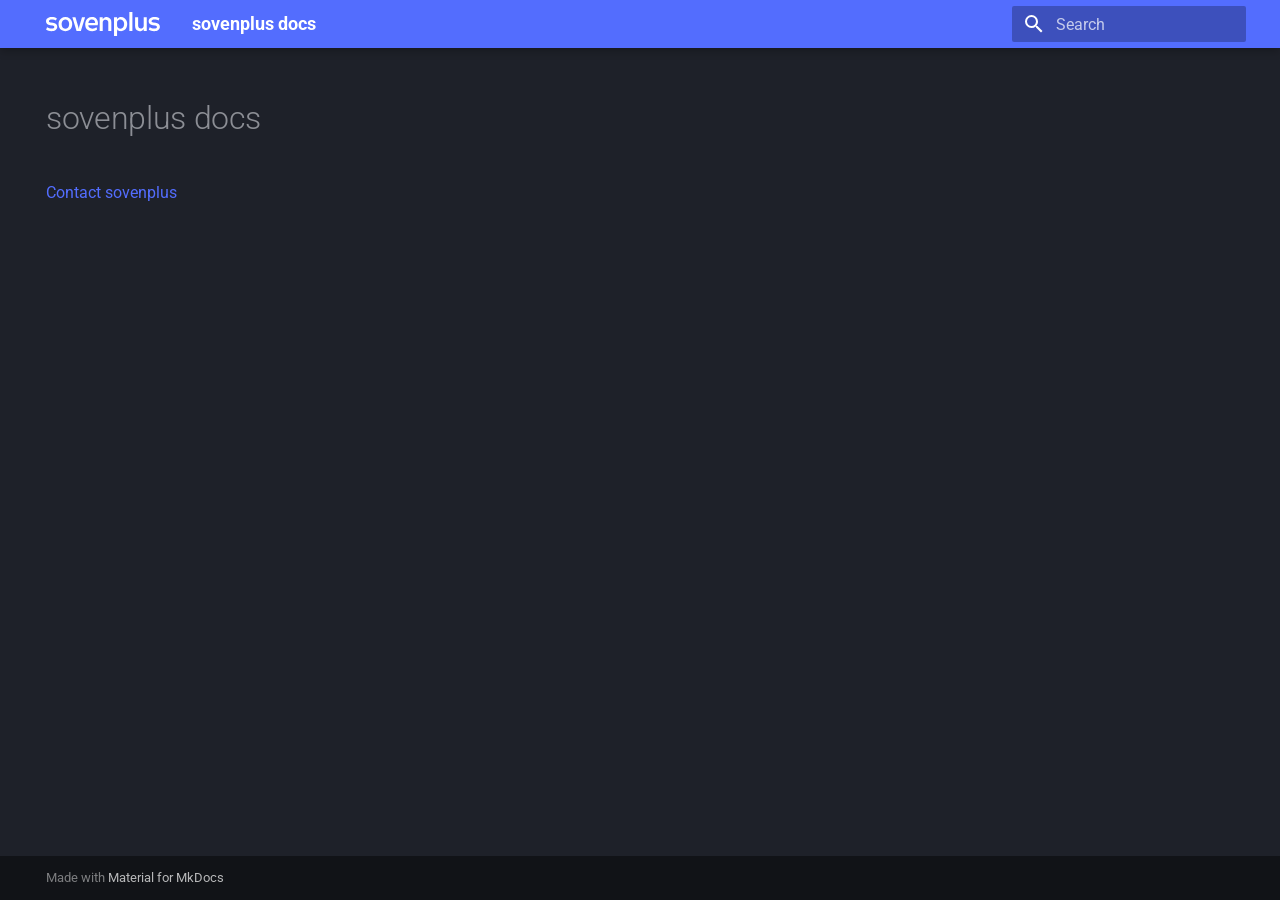
<file: index.html>
<!doctype html>
<html lang="en" class="no-js">
  <head>
    
      <meta charset="utf-8">
      <meta name="viewport" content="width=device-width,initial-scale=1">
      
      
      
        <link rel="canonical" href="https://cepheidtech.github.io/">
      
      
      
        <link rel="next" href="contact/">
      
      
        
      
      
      <link rel="icon" href="images/favicon.png">
      <meta name="generator" content="mkdocs-1.6.1, mkdocs-material-9.7.7">
    
    
      
        <title>sovenplus docs</title>
      
    
    
      <link rel="stylesheet" href="assets/stylesheets/main.ec1eaa64.min.css">
      
        
        <link rel="stylesheet" href="assets/stylesheets/palette.ab4e12ef.min.css">
      
      


    
    
      
    
    
      
        
        
        <link rel="preconnect" href="https://fonts.gstatic.com" crossorigin>
        <link rel="stylesheet" href="https://fonts.googleapis.com/css?family=Roboto:300,300i,400,400i,700,700i%7CRoboto+Mono:400,400i,700,700i&display=fallback">
        <style>:root{--md-text-font:"Roboto";--md-code-font:"Roboto Mono"}</style>
      
    
    
      <link rel="stylesheet" href="stylesheets/extra.css">
    
    <script>__md_scope=new URL(".",location),__md_hash=e=>[...e].reduce(((e,_)=>(e<<5)-e+_.charCodeAt(0)),0),__md_get=(e,_=localStorage,t=__md_scope)=>JSON.parse(_.getItem(t.pathname+"."+e)),__md_set=(e,_,t=localStorage,a=__md_scope)=>{try{t.setItem(a.pathname+"."+e,JSON.stringify(_))}catch(e){}}</script>
    
      

    
    
  </head>
  
  
    
    
    
    
    
    <body dir="ltr" data-md-color-scheme="slate" data-md-color-primary="custom" data-md-color-accent="custom">
  
    
    <input class="md-toggle" data-md-toggle="drawer" type="checkbox" id="__drawer" autocomplete="off">
    <input class="md-toggle" data-md-toggle="search" type="checkbox" id="__search" autocomplete="off">
    <label class="md-overlay" for="__drawer"></label>
    <div data-md-component="skip">
      
        
        <a href="#sovenplus-docs" class="md-skip">
          Skip to content
        </a>
      
    </div>
    <div data-md-component="announce">
      
    </div>
    
    
      

  

<header class="md-header md-header--shadow" data-md-component="header">
  <nav class="md-header__inner md-grid" aria-label="Header">
    <a href="/contact" title="sovenplus docs" class="md-header__button md-logo" aria-label="sovenplus docs" data-md-component="logo">
      
  <img src="images/wordmark.svg" alt="logo">

    </a>
    <label class="md-header__button md-icon" for="__drawer">
      
      <svg xmlns="http://www.w3.org/2000/svg" viewBox="0 0 24 24"><path d="M3 6h18v2H3zm0 5h18v2H3zm0 5h18v2H3z"/></svg>
    </label>
    <div class="md-header__title" data-md-component="header-title">
      <div class="md-header__ellipsis">
        <div class="md-header__topic">
          <span class="md-ellipsis">
            sovenplus docs
          </span>
        </div>
        <div class="md-header__topic" data-md-component="header-topic">
          <span class="md-ellipsis">
            
              sovenplus docs
            
          </span>
        </div>
      </div>
    </div>
    
      
    
    
    
    
      
      
        <label class="md-header__button md-icon" for="__search">
          
          <svg xmlns="http://www.w3.org/2000/svg" viewBox="0 0 24 24"><path d="M9.5 3A6.5 6.5 0 0 1 16 9.5c0 1.61-.59 3.09-1.56 4.23l.27.27h.79l5 5-1.5 1.5-5-5v-.79l-.27-.27A6.52 6.52 0 0 1 9.5 16 6.5 6.5 0 0 1 3 9.5 6.5 6.5 0 0 1 9.5 3m0 2C7 5 5 7 5 9.5S7 14 9.5 14 14 12 14 9.5 12 5 9.5 5"/></svg>
        </label>
        <div class="md-search" data-md-component="search" role="dialog">
  <label class="md-search__overlay" for="__search"></label>
  <div class="md-search__inner" role="search">
    <form class="md-search__form" name="search">
      <input type="text" class="md-search__input" name="query" aria-label="Search" placeholder="Search" autocapitalize="off" autocorrect="off" autocomplete="off" spellcheck="false" data-md-component="search-query" required>
      <label class="md-search__icon md-icon" for="__search">
        
        <svg xmlns="http://www.w3.org/2000/svg" viewBox="0 0 24 24"><path d="M9.5 3A6.5 6.5 0 0 1 16 9.5c0 1.61-.59 3.09-1.56 4.23l.27.27h.79l5 5-1.5 1.5-5-5v-.79l-.27-.27A6.52 6.52 0 0 1 9.5 16 6.5 6.5 0 0 1 3 9.5 6.5 6.5 0 0 1 9.5 3m0 2C7 5 5 7 5 9.5S7 14 9.5 14 14 12 14 9.5 12 5 9.5 5"/></svg>
        
        <svg xmlns="http://www.w3.org/2000/svg" viewBox="0 0 24 24"><path d="M20 11v2H8l5.5 5.5-1.42 1.42L4.16 12l7.92-7.92L13.5 5.5 8 11z"/></svg>
      </label>
      <nav class="md-search__options" aria-label="Search">
        
        <button type="reset" class="md-search__icon md-icon" title="Clear" aria-label="Clear" tabindex="-1">
          
          <svg xmlns="http://www.w3.org/2000/svg" viewBox="0 0 24 24"><path d="M19 6.41 17.59 5 12 10.59 6.41 5 5 6.41 10.59 12 5 17.59 6.41 19 12 13.41 17.59 19 19 17.59 13.41 12z"/></svg>
        </button>
      </nav>
      
    </form>
    <div class="md-search__output">
      <div class="md-search__scrollwrap" tabindex="0" data-md-scrollfix>
        <div class="md-search-result" data-md-component="search-result">
          <div class="md-search-result__meta">
            Initializing search
          </div>
          <ol class="md-search-result__list" role="presentation"></ol>
        </div>
      </div>
    </div>
  </div>
</div>
      
    
    
  </nav>
  
</header>
    
    <div class="md-container" data-md-component="container">
      
      
        
          
        
      
      <main class="md-main" data-md-component="main">
        <div class="md-main__inner md-grid">
          
            
              
                
              
              <div class="md-sidebar md-sidebar--primary" data-md-component="sidebar" data-md-type="navigation" hidden>
                <div class="md-sidebar__scrollwrap">
                  <div class="md-sidebar__inner">
                    



<nav class="md-nav md-nav--primary" aria-label="Navigation" data-md-level="0">
  <label class="md-nav__title" for="__drawer">
    <a href="/contact" title="sovenplus docs" class="md-nav__button md-logo" aria-label="sovenplus docs" data-md-component="logo">
      
  <img src="images/wordmark.svg" alt="logo">

    </a>
    sovenplus docs
  </label>
  
  <ul class="md-nav__list" data-md-scrollfix>
    
      
      
  
  
    
  
  
  
    <li class="md-nav__item md-nav__item--active">
      
      <input class="md-nav__toggle md-toggle" type="checkbox" id="__toc">
      
      
        
      
      
      <a href="." class="md-nav__link md-nav__link--active">
        
  
  
  <span class="md-ellipsis">
    
  
    sovenplus docs
  

    
  </span>
  
  

      </a>
      
    </li>
  

    
      
      
  
  
  
  
    <li class="md-nav__item">
      <a href="contact/" class="md-nav__link">
        
  
  
  <span class="md-ellipsis">
    
  
    Contact sovenplus
  

    
  </span>
  
  

      </a>
    </li>
  

    
      
      
  
  
  
  
    
    
    
    
    
    <li class="md-nav__item md-nav__item--nested">
      
        
        
        <input class="md-nav__toggle md-toggle " type="checkbox" id="__nav_3" >
        
          
          <label class="md-nav__link" for="__nav_3" id="__nav_3_label" tabindex="0">
            
  
  
  <span class="md-ellipsis">
    
  
    Scratch
  

    
  </span>
  
  

            <span class="md-nav__icon md-icon"></span>
          </label>
        
        <nav class="md-nav" data-md-level="1" aria-labelledby="__nav_3_label" aria-expanded="false">
          <label class="md-nav__title" for="__nav_3">
            <span class="md-nav__icon md-icon"></span>
            
  
    Scratch
  

          </label>
          <ul class="md-nav__list" data-md-scrollfix>
            
              
                
  
  
  
  
    <li class="md-nav__item">
      <a href="scratch/" class="md-nav__link">
        
  
  
  <span class="md-ellipsis">
    
  
    Scratch information
  

    
  </span>
  
  

      </a>
    </li>
  

              
            
          </ul>
        </nav>
      
    </li>
  

    
  </ul>
</nav>
                  </div>
                </div>
              </div>
            
            
              
                
              
              <div class="md-sidebar md-sidebar--secondary" data-md-component="sidebar" data-md-type="toc" hidden>
                <div class="md-sidebar__scrollwrap">
                  <div class="md-sidebar__inner">
                    

<nav class="md-nav md-nav--secondary" aria-label="Table of contents">
  
  
  
    
  
  
</nav>
                  </div>
                </div>
              </div>
            
          
          
            <div class="md-content" data-md-component="content">
              
              <article class="md-content__inner md-typeset">
                
                  
  




<h1 id="sovenplus-docs">sovenplus docs</h1>
<p><a href="\contact">Contact sovenplus</a></p>







  
  




  



                
              </article>
            </div>
          
          
<script>var target=document.getElementById(location.hash.slice(1));target&&target.name&&(target.checked=target.name.startsWith("__tabbed_"))</script>
        </div>
        
      </main>
      
        <footer class="md-footer">
  
  <div class="md-footer-meta md-typeset">
    <div class="md-footer-meta__inner md-grid">
      <div class="md-copyright">
  
  
    Made with
    <a href="https://squidfunk.github.io/mkdocs-material/" target="_blank" rel="noopener">
      Material for MkDocs
    </a>
  
</div>
      
    </div>
  </div>
</footer>
      
    </div>
    <div class="md-dialog" data-md-component="dialog">
      <div class="md-dialog__inner md-typeset"></div>
    </div>
    
    
    
      
      
      <script id="__config" type="application/json">{"annotate": null, "base": ".", "features": ["header.autohide", "content.footnote.tooltips"], "search": "assets/javascripts/workers/search.2c215733.min.js", "tags": null, "translations": {"clipboard.copied": "Copied to clipboard", "clipboard.copy": "Copy to clipboard", "search.result.more.one": "1 more on this page", "search.result.more.other": "# more on this page", "search.result.none": "No matching documents", "search.result.one": "1 matching document", "search.result.other": "# matching documents", "search.result.placeholder": "Type to start searching", "search.result.term.missing": "Missing", "select.version": "Select version"}, "version": null}</script>
    
    
      <script src="assets/javascripts/bundle.d7400e89.min.js"></script>
      
    
  </body>
</html>
</file>
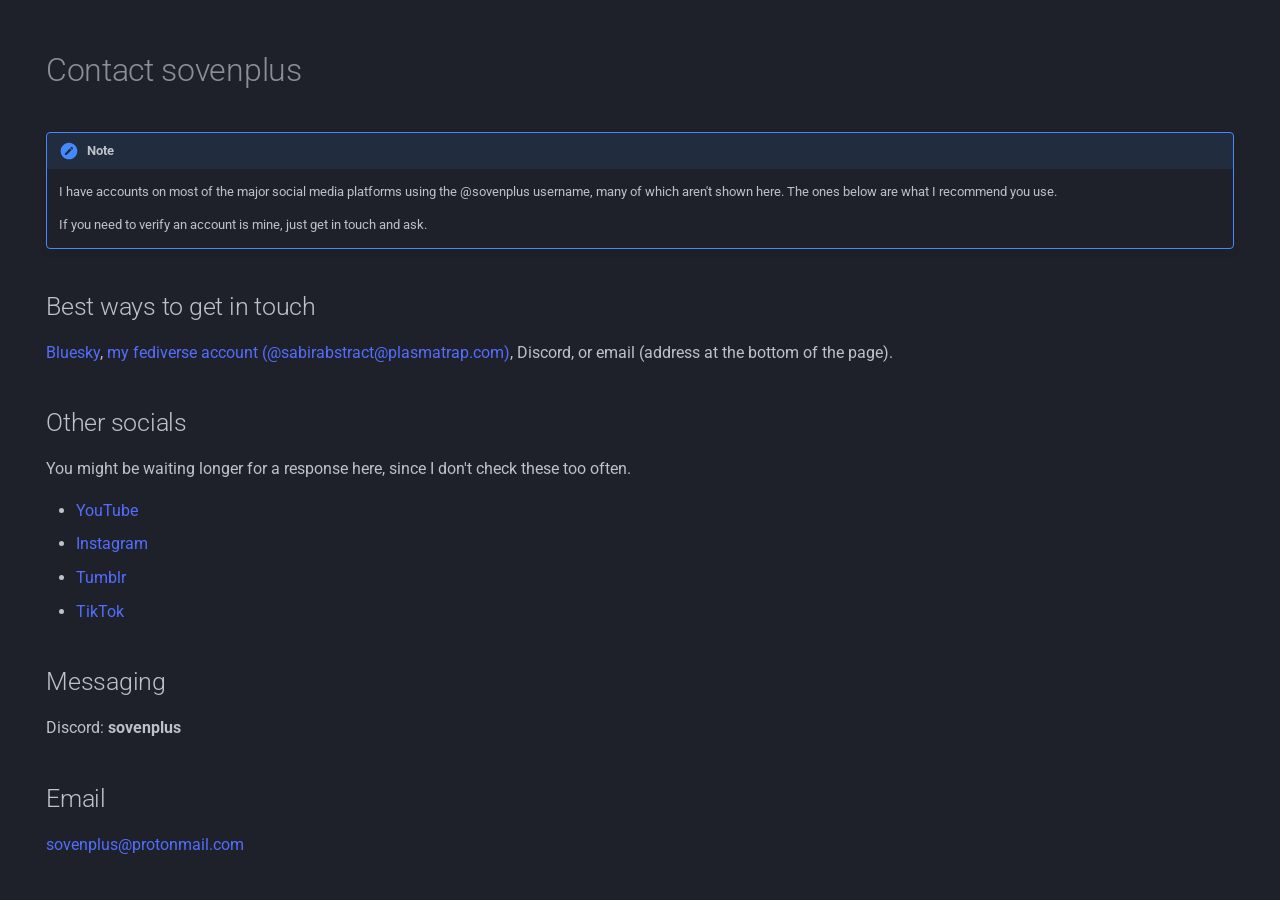
<file: contact/index.html>
<!doctype html>
<html lang="en" class="no-js">
  <head>
    
      <meta charset="utf-8">
      <meta name="viewport" content="width=device-width,initial-scale=1">
      
      
      
        <link rel="canonical" href="https://cepheidtech.github.io/contact/">
      
      
        <link rel="prev" href="..">
      
      
        <link rel="next" href="../scratch/">
      
      
        
      
      
      <link rel="icon" href="../images/favicon.png">
      <meta name="generator" content="mkdocs-1.6.1, mkdocs-material-9.7.7">
    
    
      
        <title>Contact sovenplus - sovenplus docs</title>
      
    
    
      <link rel="stylesheet" href="../assets/stylesheets/main.ec1eaa64.min.css">
      
        
        <link rel="stylesheet" href="../assets/stylesheets/palette.ab4e12ef.min.css">
      
      


    
    
      
    
    
      
        
        
        <link rel="preconnect" href="https://fonts.gstatic.com" crossorigin>
        <link rel="stylesheet" href="https://fonts.googleapis.com/css?family=Roboto:300,300i,400,400i,700,700i%7CRoboto+Mono:400,400i,700,700i&display=fallback">
        <style>:root{--md-text-font:"Roboto";--md-code-font:"Roboto Mono"}</style>
      
    
    
      <link rel="stylesheet" href="../stylesheets/extra.css">
    
    <script>__md_scope=new URL("..",location),__md_hash=e=>[...e].reduce(((e,_)=>(e<<5)-e+_.charCodeAt(0)),0),__md_get=(e,_=localStorage,t=__md_scope)=>JSON.parse(_.getItem(t.pathname+"."+e)),__md_set=(e,_,t=localStorage,a=__md_scope)=>{try{t.setItem(a.pathname+"."+e,JSON.stringify(_))}catch(e){}}</script>
    
      

    
    
  </head>
  
  
    
    
    
    
    
    <body dir="ltr" data-md-color-scheme="slate" data-md-color-primary="custom" data-md-color-accent="custom">
  
    
    <input class="md-toggle" data-md-toggle="drawer" type="checkbox" id="__drawer" autocomplete="off">
    <input class="md-toggle" data-md-toggle="search" type="checkbox" id="__search" autocomplete="off">
    <label class="md-overlay" for="__drawer"></label>
    <div data-md-component="skip">
      
        
        <a href="#contact-sovenplus" class="md-skip">
          Skip to content
        </a>
      
    </div>
    <div data-md-component="announce">
      
    </div>
    
    
  

    <div class="md-container" data-md-component="container">
      
      
        
          
        
      
      <main class="md-main" data-md-component="main">
        <div class="md-main__inner md-grid">
          
            
              
                
              
              <div class="md-sidebar md-sidebar--primary" data-md-component="sidebar" data-md-type="navigation" hidden>
                <div class="md-sidebar__scrollwrap">
                  <div class="md-sidebar__inner">
                    



<nav class="md-nav md-nav--primary" aria-label="Navigation" data-md-level="0">
  <label class="md-nav__title" for="__drawer">
    <a href="/contact" title="sovenplus docs" class="md-nav__button md-logo" aria-label="sovenplus docs" data-md-component="logo">
      
  <img src="../images/wordmark.svg" alt="logo">

    </a>
    sovenplus docs
  </label>
  
  <ul class="md-nav__list" data-md-scrollfix>
    
      
      
  
  
  
  
    <li class="md-nav__item">
      <a href=".." class="md-nav__link">
        
  
  
  <span class="md-ellipsis">
    
  
    sovenplus docs
  

    
  </span>
  
  

      </a>
    </li>
  

    
      
      
  
  
    
  
  
  
    <li class="md-nav__item md-nav__item--active">
      
      <input class="md-nav__toggle md-toggle" type="checkbox" id="__toc">
      
      
        
      
      
        <label class="md-nav__link md-nav__link--active" for="__toc">
          
  
  
  <span class="md-ellipsis">
    
  
    Contact sovenplus
  

    
  </span>
  
  

          <span class="md-nav__icon md-icon"></span>
        </label>
      
      <a href="./" class="md-nav__link md-nav__link--active">
        
  
  
  <span class="md-ellipsis">
    
  
    Contact sovenplus
  

    
  </span>
  
  

      </a>
      
        

<nav class="md-nav md-nav--secondary" aria-label="Table of contents">
  
  
  
    
  
  
    <label class="md-nav__title" for="__toc">
      <span class="md-nav__icon md-icon"></span>
      Table of contents
    </label>
    <ul class="md-nav__list" data-md-component="toc" data-md-scrollfix>
      
        <li class="md-nav__item">
  <a href="#best-ways-to-get-in-touch" class="md-nav__link">
    <span class="md-ellipsis">
      
        Best ways to get in touch
      
    </span>
  </a>
  
</li>
      
        <li class="md-nav__item">
  <a href="#other-socials" class="md-nav__link">
    <span class="md-ellipsis">
      
        Other socials
      
    </span>
  </a>
  
</li>
      
        <li class="md-nav__item">
  <a href="#messaging" class="md-nav__link">
    <span class="md-ellipsis">
      
        Messaging
      
    </span>
  </a>
  
</li>
      
        <li class="md-nav__item">
  <a href="#email" class="md-nav__link">
    <span class="md-ellipsis">
      
        Email
      
    </span>
  </a>
  
</li>
      
    </ul>
  
</nav>
      
    </li>
  

    
      
      
  
  
  
  
    
    
    
    
    
    <li class="md-nav__item md-nav__item--nested">
      
        
        
        <input class="md-nav__toggle md-toggle " type="checkbox" id="__nav_3" >
        
          
          <label class="md-nav__link" for="__nav_3" id="__nav_3_label" tabindex="0">
            
  
  
  <span class="md-ellipsis">
    
  
    Scratch
  

    
  </span>
  
  

            <span class="md-nav__icon md-icon"></span>
          </label>
        
        <nav class="md-nav" data-md-level="1" aria-labelledby="__nav_3_label" aria-expanded="false">
          <label class="md-nav__title" for="__nav_3">
            <span class="md-nav__icon md-icon"></span>
            
  
    Scratch
  

          </label>
          <ul class="md-nav__list" data-md-scrollfix>
            
              
                
  
  
  
  
    <li class="md-nav__item">
      <a href="../scratch/" class="md-nav__link">
        
  
  
  <span class="md-ellipsis">
    
  
    Scratch information
  

    
  </span>
  
  

      </a>
    </li>
  

              
            
          </ul>
        </nav>
      
    </li>
  

    
  </ul>
</nav>
                  </div>
                </div>
              </div>
            
            
              
                
              
              <div class="md-sidebar md-sidebar--secondary" data-md-component="sidebar" data-md-type="toc" hidden>
                <div class="md-sidebar__scrollwrap">
                  <div class="md-sidebar__inner">
                    

<nav class="md-nav md-nav--secondary" aria-label="Table of contents">
  
  
  
    
  
  
    <label class="md-nav__title" for="__toc">
      <span class="md-nav__icon md-icon"></span>
      Table of contents
    </label>
    <ul class="md-nav__list" data-md-component="toc" data-md-scrollfix>
      
        <li class="md-nav__item">
  <a href="#best-ways-to-get-in-touch" class="md-nav__link">
    <span class="md-ellipsis">
      
        Best ways to get in touch
      
    </span>
  </a>
  
</li>
      
        <li class="md-nav__item">
  <a href="#other-socials" class="md-nav__link">
    <span class="md-ellipsis">
      
        Other socials
      
    </span>
  </a>
  
</li>
      
        <li class="md-nav__item">
  <a href="#messaging" class="md-nav__link">
    <span class="md-ellipsis">
      
        Messaging
      
    </span>
  </a>
  
</li>
      
        <li class="md-nav__item">
  <a href="#email" class="md-nav__link">
    <span class="md-ellipsis">
      
        Email
      
    </span>
  </a>
  
</li>
      
    </ul>
  
</nav>
                  </div>
                </div>
              </div>
            
          
          
            <div class="md-content" data-md-component="content">
              
              <article class="md-content__inner md-typeset">
                
                  
  




<h1 id="contact-sovenplus">Contact sovenplus</h1>
<div class="admonition note">
<p class="admonition-title">Note</p>
<p>I have accounts on most of the major social media platforms using the @sovenplus username, many of which aren't shown here. The ones below are what I recommend you use.</p>
<p>If you need to verify an account is mine, just get in touch and ask.</p>
</div>
<h2 id="best-ways-to-get-in-touch">Best ways to get in touch</h2>
<p><a href="https://bsky.app/profile/sovenplus.bsky.social">Bluesky</a>, <a href="https://plasmatrap.com/@sabirabstract">my fediverse account (@sabirabstract@plasmatrap.com)</a>, Discord, or email (address at the bottom of the page).</p>
<h2 id="other-socials">Other socials</h2>
<p>You might be waiting longer for a response here, since I don't check these too often.</p>
<ul>
<li><a href="https://www.youtube.com/@sovenplus">YouTube</a></li>
<li><a href="https://www.instagram.com/sovenplus/">Instagram</a></li>
<li><a href="https://www.tumblr.com/sovenplus">Tumblr</a></li>
<li><a href="https://www.tiktok.com/@sovenplus">TikTok</a></li>
</ul>
<h2 id="messaging">Messaging</h2>
<p>Discord: <strong>sovenplus</strong></p>
<h2 id="email">Email</h2>
<p><a href="mailto:sovenplus@protonmail.com">sovenplus@protonmail.com</a></p>







  
  




  



                
              </article>
            </div>
          
          
<script>var target=document.getElementById(location.hash.slice(1));target&&target.name&&(target.checked=target.name.startsWith("__tabbed_"))</script>
        </div>
        
      </main>
      


    </div>
    <div class="md-dialog" data-md-component="dialog">
      <div class="md-dialog__inner md-typeset"></div>
    </div>
    
    
    
      
      
      <script id="__config" type="application/json">{"annotate": null, "base": "..", "features": ["header.autohide", "content.footnote.tooltips"], "search": "../assets/javascripts/workers/search.2c215733.min.js", "tags": null, "translations": {"clipboard.copied": "Copied to clipboard", "clipboard.copy": "Copy to clipboard", "search.result.more.one": "1 more on this page", "search.result.more.other": "# more on this page", "search.result.none": "No matching documents", "search.result.one": "1 matching document", "search.result.other": "# matching documents", "search.result.placeholder": "Type to start searching", "search.result.term.missing": "Missing", "select.version": "Select version"}, "version": null}</script>
    
    
      <script src="../assets/javascripts/bundle.d7400e89.min.js"></script>
      
    
  </body>
</html>
</file>
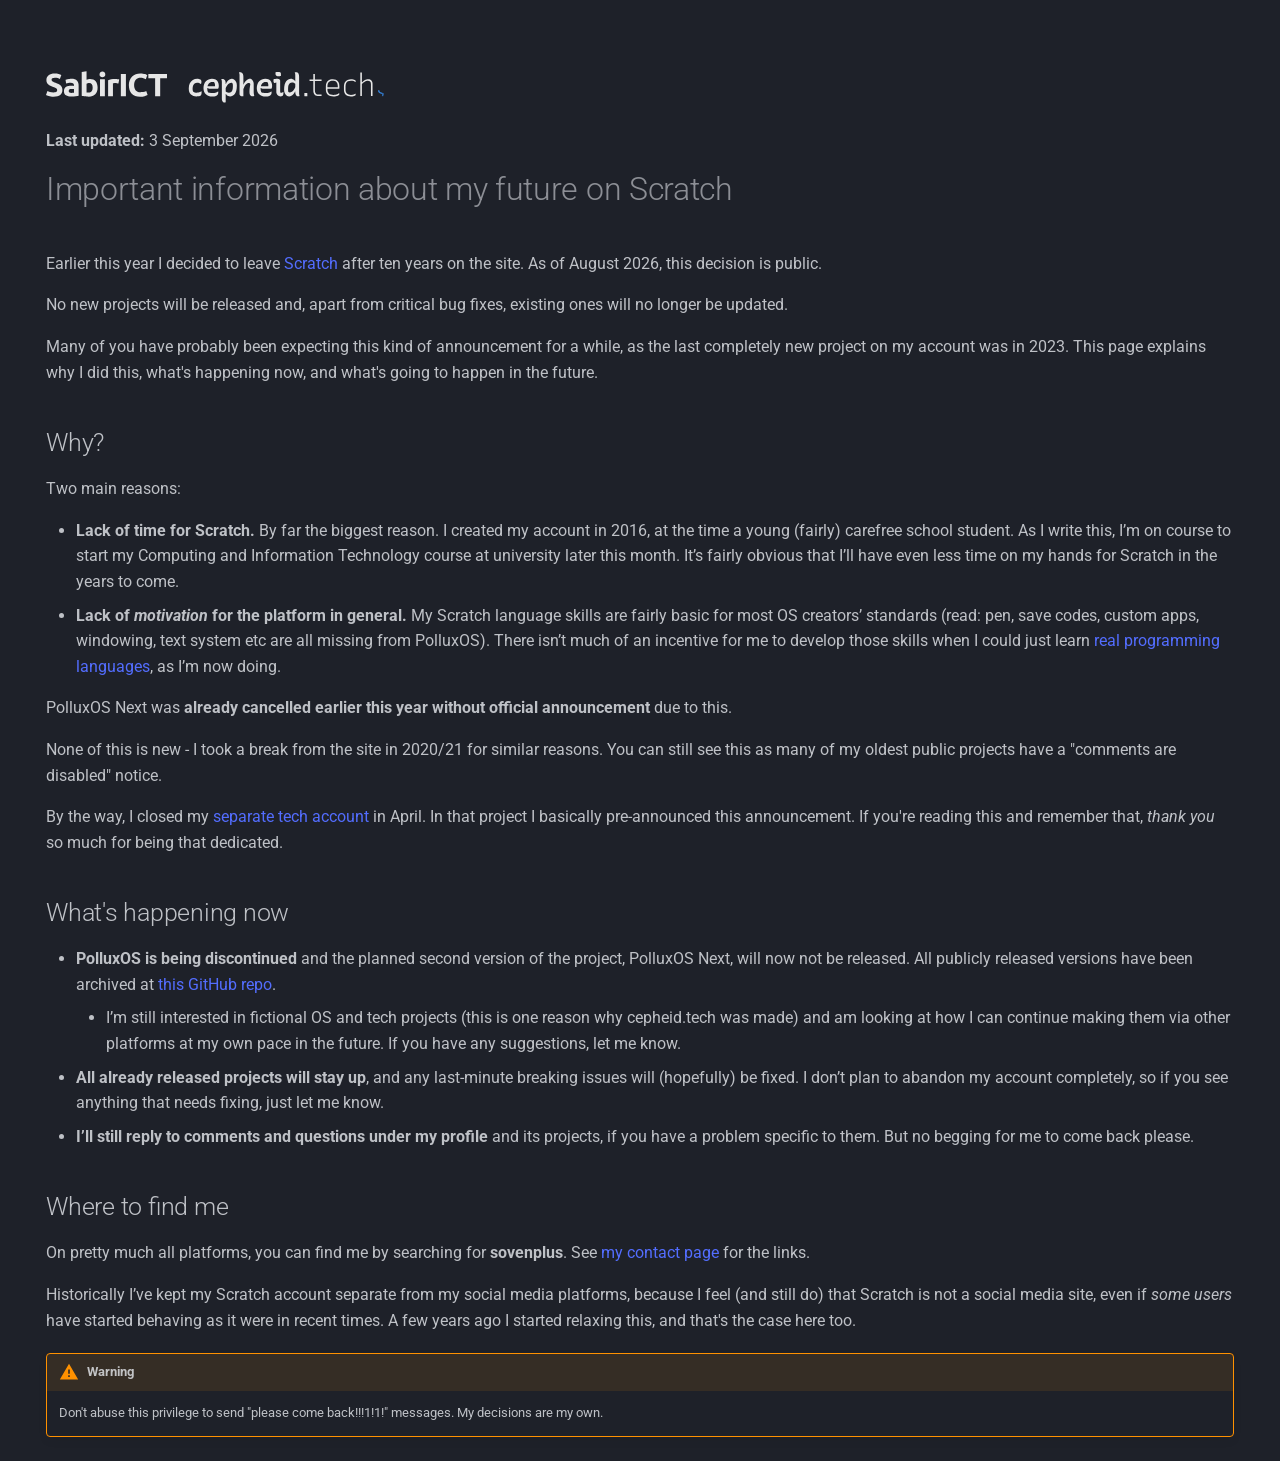
<file: scratch/index.html>
<!doctype html>
<html lang="en" class="no-js">
  <head>
    
      <meta charset="utf-8">
      <meta name="viewport" content="width=device-width,initial-scale=1">
      
      
      
        <link rel="canonical" href="https://cepheidtech.github.io/scratch/">
      
      
        <link rel="prev" href="../contact/">
      
      
      
        
      
      
      <link rel="icon" href="../images/favicon.png">
      <meta name="generator" content="mkdocs-1.6.1, mkdocs-material-9.7.7">
    
    
      
        <title>Scratch information - sovenplus docs</title>
      
    
    
      <link rel="stylesheet" href="../assets/stylesheets/main.ec1eaa64.min.css">
      
        
        <link rel="stylesheet" href="../assets/stylesheets/palette.ab4e12ef.min.css">
      
      


    
    
      
    
    
      
        
        
        <link rel="preconnect" href="https://fonts.gstatic.com" crossorigin>
        <link rel="stylesheet" href="https://fonts.googleapis.com/css?family=Roboto:300,300i,400,400i,700,700i%7CRoboto+Mono:400,400i,700,700i&display=fallback">
        <style>:root{--md-text-font:"Roboto";--md-code-font:"Roboto Mono"}</style>
      
    
    
      <link rel="stylesheet" href="../stylesheets/extra.css">
    
    <script>__md_scope=new URL("..",location),__md_hash=e=>[...e].reduce(((e,_)=>(e<<5)-e+_.charCodeAt(0)),0),__md_get=(e,_=localStorage,t=__md_scope)=>JSON.parse(_.getItem(t.pathname+"."+e)),__md_set=(e,_,t=localStorage,a=__md_scope)=>{try{t.setItem(a.pathname+"."+e,JSON.stringify(_))}catch(e){}}</script>
    
      

    
    
  </head>
  
  
    
    
    
    
    
    <body dir="ltr" data-md-color-scheme="slate" data-md-color-primary="custom" data-md-color-accent="custom">
  
    
    <input class="md-toggle" data-md-toggle="drawer" type="checkbox" id="__drawer" autocomplete="off">
    <input class="md-toggle" data-md-toggle="search" type="checkbox" id="__search" autocomplete="off">
    <label class="md-overlay" for="__drawer"></label>
    <div data-md-component="skip">
      
        
        <a href="#important-information-about-my-future-on-scratch" class="md-skip">
          Skip to content
        </a>
      
    </div>
    <div data-md-component="announce">
      
    </div>
    
    
  

    <div class="md-container" data-md-component="container">
      
      
        
          
        
      
      <main class="md-main" data-md-component="main">
        <div class="md-main__inner md-grid">
          
            
              
                
              
              <div class="md-sidebar md-sidebar--primary" data-md-component="sidebar" data-md-type="navigation" hidden>
                <div class="md-sidebar__scrollwrap">
                  <div class="md-sidebar__inner">
                    



<nav class="md-nav md-nav--primary" aria-label="Navigation" data-md-level="0">
  <label class="md-nav__title" for="__drawer">
    <a href="/contact" title="sovenplus docs" class="md-nav__button md-logo" aria-label="sovenplus docs" data-md-component="logo">
      
  <img src="../images/wordmark.svg" alt="logo">

    </a>
    sovenplus docs
  </label>
  
  <ul class="md-nav__list" data-md-scrollfix>
    
      
      
  
  
  
  
    <li class="md-nav__item">
      <a href=".." class="md-nav__link">
        
  
  
  <span class="md-ellipsis">
    
  
    sovenplus docs
  

    
  </span>
  
  

      </a>
    </li>
  

    
      
      
  
  
  
  
    <li class="md-nav__item">
      <a href="../contact/" class="md-nav__link">
        
  
  
  <span class="md-ellipsis">
    
  
    Contact sovenplus
  

    
  </span>
  
  

      </a>
    </li>
  

    
      
      
  
  
    
  
  
  
    
    
    
    
    
    <li class="md-nav__item md-nav__item--active md-nav__item--nested">
      
        
        
        <input class="md-nav__toggle md-toggle " type="checkbox" id="__nav_3" checked>
        
          
          <label class="md-nav__link" for="__nav_3" id="__nav_3_label" tabindex="0">
            
  
  
  <span class="md-ellipsis">
    
  
    Scratch
  

    
  </span>
  
  

            <span class="md-nav__icon md-icon"></span>
          </label>
        
        <nav class="md-nav" data-md-level="1" aria-labelledby="__nav_3_label" aria-expanded="true">
          <label class="md-nav__title" for="__nav_3">
            <span class="md-nav__icon md-icon"></span>
            
  
    Scratch
  

          </label>
          <ul class="md-nav__list" data-md-scrollfix>
            
              
                
  
  
    
  
  
  
    <li class="md-nav__item md-nav__item--active">
      
      <input class="md-nav__toggle md-toggle" type="checkbox" id="__toc">
      
      
        
      
      
        <label class="md-nav__link md-nav__link--active" for="__toc">
          
  
  
  <span class="md-ellipsis">
    
  
    Scratch information
  

    
  </span>
  
  

          <span class="md-nav__icon md-icon"></span>
        </label>
      
      <a href="./" class="md-nav__link md-nav__link--active">
        
  
  
  <span class="md-ellipsis">
    
  
    Scratch information
  

    
  </span>
  
  

      </a>
      
        

<nav class="md-nav md-nav--secondary" aria-label="Table of contents">
  
  
  
    
  
  
    <label class="md-nav__title" for="__toc">
      <span class="md-nav__icon md-icon"></span>
      Table of contents
    </label>
    <ul class="md-nav__list" data-md-component="toc" data-md-scrollfix>
      
        <li class="md-nav__item">
  <a href="#why" class="md-nav__link">
    <span class="md-ellipsis">
      
        Why?
      
    </span>
  </a>
  
</li>
      
        <li class="md-nav__item">
  <a href="#whats-happening-now" class="md-nav__link">
    <span class="md-ellipsis">
      
        What's happening now
      
    </span>
  </a>
  
</li>
      
        <li class="md-nav__item">
  <a href="#where-to-find-me" class="md-nav__link">
    <span class="md-ellipsis">
      
        Where to find me
      
    </span>
  </a>
  
</li>
      
    </ul>
  
</nav>
      
    </li>
  

              
            
          </ul>
        </nav>
      
    </li>
  

    
  </ul>
</nav>
                  </div>
                </div>
              </div>
            
            
              
                
              
              <div class="md-sidebar md-sidebar--secondary" data-md-component="sidebar" data-md-type="toc" hidden>
                <div class="md-sidebar__scrollwrap">
                  <div class="md-sidebar__inner">
                    

<nav class="md-nav md-nav--secondary" aria-label="Table of contents">
  
  
  
    
  
  
    <label class="md-nav__title" for="__toc">
      <span class="md-nav__icon md-icon"></span>
      Table of contents
    </label>
    <ul class="md-nav__list" data-md-component="toc" data-md-scrollfix>
      
        <li class="md-nav__item">
  <a href="#why" class="md-nav__link">
    <span class="md-ellipsis">
      
        Why?
      
    </span>
  </a>
  
</li>
      
        <li class="md-nav__item">
  <a href="#whats-happening-now" class="md-nav__link">
    <span class="md-ellipsis">
      
        What's happening now
      
    </span>
  </a>
  
</li>
      
        <li class="md-nav__item">
  <a href="#where-to-find-me" class="md-nav__link">
    <span class="md-ellipsis">
      
        Where to find me
      
    </span>
  </a>
  
</li>
      
    </ul>
  
</nav>
                  </div>
                </div>
              </div>
            
          
          
            <div class="md-content" data-md-component="content">
              
              <article class="md-content__inner md-typeset">
                
                  
  




<p><img alt="SabirICT and cepheid.tech logos" src="joint-main-light.svg" /></p>
<p><strong>Last updated:</strong> 3 September 2026</p>
<h1 id="important-information-about-my-future-on-scratch">Important information about my future on Scratch</h1>
<p>Earlier this year I decided to leave <a href="https://scratch.mit.edu">Scratch</a> after ten years on the site. As of August 2026, this decision is public.</p>
<p>No new projects will be released and, apart from critical bug fixes, existing ones will no longer be updated.</p>
<p>Many of you have probably been expecting this kind of announcement for a while, as the last completely new project on my account was in 2023. This page explains why I did this, what's happening now, and what's going to happen in the future.</p>
<h2 id="why">Why?</h2>
<p>Two main reasons:</p>
<ul>
<li><strong>Lack of time for Scratch.</strong> By far the biggest reason. I created my account in 2016, at the time a young (fairly) carefree school student. As I write this, I’m on course to start my Computing and Information Technology course at university later this month. It’s fairly obvious that I’ll have even less time on my hands for Scratch in the years to come.</li>
<li><strong>Lack of <em>motivation</em> for the platform in general.</strong> My Scratch language skills are fairly basic for most OS creators’ standards (read: pen, save codes, custom apps, windowing, text system etc are all missing from PolluxOS). There isn’t much of an incentive for me to develop those skills when I could just learn <a href="https://www.freecodecamp.org/">real programming languages</a>, as I’m now doing.</li>
</ul>
<p>PolluxOS Next was <strong>already cancelled earlier this year without official announcement</strong> due to this. </p>
<p>None of this is new - I took a break from the site in 2020/21 for similar reasons. You can still see this as many of my oldest public projects have a "comments are disabled" notice.</p>
<p>By the way, I closed my <a href="https://scratch.mit.edu/users/cepheidtech">separate tech account</a> in April. In that project I basically pre-announced this announcement. If you're reading this and remember that, <em>thank you</em> so much for being that dedicated.</p>
<h2 id="whats-happening-now">What's happening now</h2>
<ul>
<li><strong>PolluxOS is being discontinued</strong> and the planned second version of the project, PolluxOS Next, will now not be released. All publicly released versions have been archived at <a href="https://github.com/cepheidtech/PolluxOS">this GitHub repo</a>.<ul>
<li>I’m still interested in fictional OS and tech projects (this is one reason why cepheid.tech was made) and am looking at how I can continue making them via other platforms at my own pace in the future. If you have any suggestions, let me know.</li>
</ul>
</li>
<li><strong>All already released projects will stay up</strong>, and any last-minute breaking issues will (hopefully) be fixed. I don’t plan to abandon my account completely, so if you see anything that needs fixing, just let me know.</li>
<li><strong>I’ll still reply to comments and questions under my profile</strong> and its projects, if you have a problem specific to them. But no begging for me to come back please.</li>
</ul>
<h2 id="where-to-find-me">Where to find me</h2>
<p>On pretty much all platforms, you can find me by searching for <strong>sovenplus</strong>. See <a href="\contact">my contact page</a> for the links.</p>
<p>Historically I’ve kept my Scratch account separate from my social media platforms, because I feel (and still do) that Scratch is not a social media site, even if <em>some users</em> have started behaving as it were in recent times. A few years ago I started relaxing this, and that's the case here too.</p>
<div class="admonition warning">
<p class="admonition-title">Warning</p>
<p>Don't abuse this privilege to send "please come back!!!1!1!" messages. My decisions are my own.</p>
</div>







  
  




  



                
              </article>
            </div>
          
          
<script>var target=document.getElementById(location.hash.slice(1));target&&target.name&&(target.checked=target.name.startsWith("__tabbed_"))</script>
        </div>
        
      </main>
      


    </div>
    <div class="md-dialog" data-md-component="dialog">
      <div class="md-dialog__inner md-typeset"></div>
    </div>
    
    
    
      
      
      <script id="__config" type="application/json">{"annotate": null, "base": "..", "features": ["header.autohide", "content.footnote.tooltips"], "search": "../assets/javascripts/workers/search.2c215733.min.js", "tags": null, "translations": {"clipboard.copied": "Copied to clipboard", "clipboard.copy": "Copy to clipboard", "search.result.more.one": "1 more on this page", "search.result.more.other": "# more on this page", "search.result.none": "No matching documents", "search.result.one": "1 matching document", "search.result.other": "# matching documents", "search.result.placeholder": "Type to start searching", "search.result.term.missing": "Missing", "select.version": "Select version"}, "version": null}</script>
    
    
      <script src="../assets/javascripts/bundle.d7400e89.min.js"></script>
      
    
  </body>
</html>
</file>
<file: stylesheets/extra.css>
:root  > * {
  --md-primary-fg-color:        #536DFE;
  --md-primary-fg-color--light: #92ABFF;
  --md-primary-fg-color--dark:  #253380;
}
</file>
<file: assets/stylesheets/main.ec1eaa64.min.css>
@charset "UTF-8";html{-webkit-text-size-adjust:none;-moz-text-size-adjust:none;text-size-adjust:none;box-sizing:border-box}*,:after,:before{box-sizing:inherit}@media (prefers-reduced-motion){*,:after,:before{transition:none!important}}body{margin:0}a,button,input,label{-webkit-tap-highlight-color:transparent}a{color:inherit;text-decoration:none}hr{border:0;box-sizing:initial;display:block;height:.05rem;overflow:visible;padding:0}small{font-size:80%}sub,sup{line-height:1em}img{border-style:none}table{border-collapse:initial;border-spacing:0}td,th{font-weight:400;vertical-align:top}button{background:#0000;border:0;font-family:inherit;font-size:inherit;margin:0;padding:0}input{border:0;outline:none}:root{--md-primary-fg-color:#4051b5;--md-primary-fg-color--light:#5d6cc0;--md-primary-fg-color--dark:#303fa1;--md-primary-bg-color:#fff;--md-primary-bg-color--light:#ffffffb3;--md-accent-fg-color:#526cfe;--md-accent-fg-color--transparent:#526cfe1a;--md-accent-bg-color:#fff;--md-accent-bg-color--light:#ffffffb3}[data-md-color-scheme=default]{color-scheme:light}[data-md-color-scheme=default] img[src$="#gh-dark-mode-only"],[data-md-color-scheme=default] img[src$="#only-dark"]{display:none}:root,[data-md-color-scheme=default]{--md-hue:225deg;--md-default-fg-color:#000000de;--md-default-fg-color--light:#0000008a;--md-default-fg-color--lighter:#00000052;--md-default-fg-color--lightest:#00000012;--md-default-bg-color:#fff;--md-default-bg-color--light:#ffffffb3;--md-default-bg-color--lighter:#ffffff4d;--md-default-bg-color--lightest:#ffffff1f;--md-code-fg-color:#36464e;--md-code-bg-color:#f5f5f5;--md-code-bg-color--light:#f5f5f5b3;--md-code-bg-color--lighter:#f5f5f54d;--md-code-hl-color:#4287ff;--md-code-hl-color--light:#4287ff1a;--md-code-hl-number-color:#d52a2a;--md-code-hl-special-color:#db1457;--md-code-hl-function-color:#a846b9;--md-code-hl-constant-color:#6e59d9;--md-code-hl-keyword-color:#3f6ec6;--md-code-hl-string-color:#1c7d4d;--md-code-hl-name-color:var(--md-code-fg-color);--md-code-hl-operator-color:var(--md-default-fg-color--light);--md-code-hl-punctuation-color:var(--md-default-fg-color--light);--md-code-hl-comment-color:var(--md-default-fg-color--light);--md-code-hl-generic-color:var(--md-default-fg-color--light);--md-code-hl-variable-color:var(--md-default-fg-color--light);--md-typeset-color:var(--md-default-fg-color);--md-typeset-a-color:var(--md-primary-fg-color);--md-typeset-del-color:#f5503d26;--md-typeset-ins-color:#0bd57026;--md-typeset-kbd-color:#fafafa;--md-typeset-kbd-accent-color:#fff;--md-typeset-kbd-border-color:#b8b8b8;--md-typeset-mark-color:#ffff0080;--md-typeset-table-color:#0000001f;--md-typeset-table-color--light:rgba(0,0,0,.035);--md-admonition-fg-color:var(--md-default-fg-color);--md-admonition-bg-color:var(--md-default-bg-color);--md-warning-fg-color:#000000de;--md-warning-bg-color:#ff9;--md-footer-fg-color:#fff;--md-footer-fg-color--light:#ffffffb3;--md-footer-fg-color--lighter:#ffffff73;--md-footer-bg-color:#000000de;--md-footer-bg-color--dark:#00000052;--md-shadow-z1:0 0.2rem 0.5rem #0000000d,0 0 0.05rem #0000001a;--md-shadow-z2:0 0.2rem 0.5rem #0000001a,0 0 0.05rem #00000040;--md-shadow-z3:0 0.2rem 0.5rem #0003,0 0 0.05rem #00000059}.md-icon svg{fill:currentcolor;display:block;height:1.2rem;width:1.2rem}body{-webkit-font-smoothing:antialiased;-moz-osx-font-smoothing:grayscale;--md-text-font-family:var(--md-text-font,_),-apple-system,BlinkMacSystemFont,Helvetica,Arial,sans-serif;--md-code-font-family:var(--md-code-font,_),SFMono-Regular,Consolas,Menlo,monospace}aside,body,input{font-feature-settings:"kern","liga";color:var(--md-typeset-color);font-family:var(--md-text-font-family)}code,kbd,pre{font-feature-settings:"kern";font-family:var(--md-code-font-family)}:root{--md-typeset-table-sort-icon:url('data:image/svg+xml;charset=utf-8,<svg xmlns="http://www.w3.org/2000/svg" viewBox="0 0 24 24"><path d="m18 21-4-4h3V7h-3l4-4 4 4h-3v10h3M2 19v-2h10v2M2 13v-2h7v2M2 7V5h4v2z"/></svg>');--md-typeset-table-sort-icon--asc:url('data:image/svg+xml;charset=utf-8,<svg xmlns="http://www.w3.org/2000/svg" viewBox="0 0 24 24"><path d="M19 17h3l-4 4-4-4h3V3h2M2 17h10v2H2M6 5v2H2V5m0 6h7v2H2z"/></svg>');--md-typeset-table-sort-icon--desc:url('data:image/svg+xml;charset=utf-8,<svg xmlns="http://www.w3.org/2000/svg" viewBox="0 0 24 24"><path d="M19 7h3l-4-4-4 4h3v14h2M2 17h10v2H2M6 5v2H2V5m0 6h7v2H2z"/></svg>')}.md-typeset{-webkit-print-color-adjust:exact;color-adjust:exact;font-size:.8rem;line-height:1.6;overflow-wrap:break-word}@media print{.md-typeset{font-size:.68rem}}.md-typeset blockquote,.md-typeset dl,.md-typeset figure,.md-typeset ol,.md-typeset pre,.md-typeset ul{margin-bottom:1em;margin-top:1em}.md-typeset h1{color:var(--md-default-fg-color--light);font-size:2em;line-height:1.3;margin:0 0 1.25em}.md-typeset h1,.md-typeset h2{font-weight:300;letter-spacing:-.01em}.md-typeset h2{font-size:1.5625em;line-height:1.4;margin:1.6em 0 .64em}.md-typeset h3{font-size:1.25em;font-weight:400;letter-spacing:-.01em;line-height:1.5;margin:1.6em 0 .8em}.md-typeset h2+h3{margin-top:.8em}.md-typeset h4{font-weight:700;letter-spacing:-.01em;margin:1em 0}.md-typeset h5,.md-typeset h6{color:var(--md-default-fg-color--light);font-size:.8em;font-weight:700;letter-spacing:-.01em;margin:1.25em 0}.md-typeset h5{text-transform:uppercase}.md-typeset h5 code{text-transform:none}.md-typeset hr{border-bottom:.05rem solid var(--md-default-fg-color--lightest);display:flow-root;margin:1.5em 0}.md-typeset a{color:var(--md-typeset-a-color);word-break:break-word}.md-typeset a,.md-typeset a:before{transition:color 125ms}.md-typeset a:focus,.md-typeset a:hover{color:var(--md-accent-fg-color)}.md-typeset a:focus code,.md-typeset a:hover code{background-color:var(--md-accent-fg-color--transparent);color:var(--md-accent-fg-color)}.md-typeset a code{color:var(--md-typeset-a-color)}.md-typeset a.focus-visible{outline-color:var(--md-accent-fg-color);outline-offset:.2rem}.md-typeset code,.md-typeset kbd,.md-typeset pre{color:var(--md-code-fg-color);direction:ltr;font-variant-ligatures:none;transition:background-color 125ms}@media print{.md-typeset code,.md-typeset kbd,.md-typeset pre{white-space:pre-wrap}}.md-typeset code{background-color:var(--md-code-bg-color);border-radius:.1rem;-webkit-box-decoration-break:clone;box-decoration-break:clone;font-size:.85em;padding:0 .2941176471em;transition:color 125ms,background-color 125ms;word-break:break-word}.md-typeset code:not(.focus-visible){-webkit-tap-highlight-color:transparent;outline:none}.md-typeset pre{display:flow-root;line-height:1.4;position:relative}.md-typeset pre>code{-webkit-box-decoration-break:slice;box-decoration-break:slice;box-shadow:none;display:block;margin:0;outline-color:var(--md-accent-fg-color);overflow:auto;padding:.7720588235em 1.1764705882em;scrollbar-color:var(--md-default-fg-color--lighter) #0000;scrollbar-width:thin;touch-action:auto;word-break:normal}.md-typeset pre>code:hover{scrollbar-color:var(--md-accent-fg-color) #0000}.md-typeset pre>code::-webkit-scrollbar{height:.2rem;width:.2rem}.md-typeset pre>code::-webkit-scrollbar-thumb{background-color:var(--md-default-fg-color--lighter)}.md-typeset pre>code::-webkit-scrollbar-thumb:hover{background-color:var(--md-accent-fg-color)}.md-typeset kbd{background-color:var(--md-typeset-kbd-color);border-radius:.1rem;box-shadow:0 .1rem 0 .05rem var(--md-typeset-kbd-border-color),0 .1rem 0 var(--md-typeset-kbd-border-color),0 -.1rem .2rem var(--md-typeset-kbd-accent-color) inset;color:var(--md-default-fg-color);display:inline-block;font-size:.75em;padding:0 .6666666667em;vertical-align:text-top;word-break:break-word}.md-typeset mark{background-color:var(--md-typeset-mark-color);-webkit-box-decoration-break:clone;box-decoration-break:clone;color:inherit;word-break:break-word}.md-typeset abbr{cursor:help;text-decoration:none}.md-typeset [data-preview],.md-typeset abbr{border-bottom:.05rem dotted var(--md-default-fg-color--light)}.md-typeset small{opacity:.75}[dir=ltr] .md-typeset sub,[dir=ltr] .md-typeset sup{margin-left:.078125em}[dir=rtl] .md-typeset sub,[dir=rtl] .md-typeset sup{margin-right:.078125em}[dir=ltr] .md-typeset blockquote{padding-left:.6rem}[dir=rtl] .md-typeset blockquote{padding-right:.6rem}[dir=ltr] .md-typeset blockquote{border-left:.2rem solid var(--md-default-fg-color--lighter)}[dir=rtl] .md-typeset blockquote{border-right:.2rem solid var(--md-default-fg-color--lighter)}.md-typeset blockquote{color:var(--md-default-fg-color--light);margin-left:0;margin-right:0}.md-typeset ul{list-style-type:disc}.md-typeset ul[type]{list-style-type:revert-layer}[dir=ltr] .md-typeset ol,[dir=ltr] .md-typeset ul{margin-left:.625em}[dir=rtl] .md-typeset ol,[dir=rtl] .md-typeset ul{margin-right:.625em}.md-typeset ol,.md-typeset ul{padding:0}.md-typeset ol:not([hidden]),.md-typeset ul:not([hidden]){display:flow-root}.md-typeset ol ol,.md-typeset ul ol{list-style-type:lower-alpha}.md-typeset ol ol ol,.md-typeset ul ol ol{list-style-type:lower-roman}.md-typeset ol ol ol ol,.md-typeset ul ol ol ol{list-style-type:upper-alpha}.md-typeset ol ol ol ol ol,.md-typeset ul ol ol ol ol{list-style-type:upper-roman}.md-typeset ol[type],.md-typeset ul[type]{list-style-type:revert-layer}[dir=ltr] .md-typeset ol li,[dir=ltr] .md-typeset ul li{margin-left:1.25em}[dir=rtl] .md-typeset ol li,[dir=rtl] .md-typeset ul li{margin-right:1.25em}.md-typeset ol li,.md-typeset ul li{margin-bottom:.5em}.md-typeset ol li blockquote,.md-typeset ol li p,.md-typeset ul li blockquote,.md-typeset ul li p{margin:.5em 0}.md-typeset ol li:last-child,.md-typeset ul li:last-child{margin-bottom:0}[dir=ltr] .md-typeset ol li ol,[dir=ltr] .md-typeset ol li ul,[dir=ltr] .md-typeset ul li ol,[dir=ltr] .md-typeset ul li ul{margin-left:.625em}[dir=rtl] .md-typeset ol li ol,[dir=rtl] .md-typeset ol li ul,[dir=rtl] .md-typeset ul li ol,[dir=rtl] .md-typeset ul li ul{margin-right:.625em}.md-typeset ol li ol,.md-typeset ol li ul,.md-typeset ul li ol,.md-typeset ul li ul{margin-bottom:.5em;margin-top:.5em}[dir=ltr] .md-typeset dd{margin-left:1.875em}[dir=rtl] .md-typeset dd{margin-right:1.875em}.md-typeset dd{margin-bottom:1.5em;margin-top:1em}.md-typeset img,.md-typeset svg,.md-typeset video{height:auto;max-width:100%}.md-typeset img[align=left]{margin:1em 1em 1em 0}.md-typeset img[align=right]{margin:1em 0 1em 1em}.md-typeset img[align]:only-child{margin-top:0}.md-typeset figure{display:flow-root;margin:1em auto;max-width:100%;text-align:center;width:fit-content}.md-typeset figure img{display:block;margin:0 auto}.md-typeset figcaption{font-style:italic;margin:1em auto;max-width:24rem}.md-typeset iframe{max-width:100%}.md-typeset table:not([class]){background-color:var(--md-default-bg-color);border:.05rem solid var(--md-typeset-table-color);border-radius:.1rem;display:inline-block;font-size:.64rem;max-width:100%;overflow:auto;touch-action:auto}@media print{.md-typeset table:not([class]){display:table}}.md-typeset table:not([class])+*{margin-top:1.5em}.md-typeset table:not([class]) td>:first-child,.md-typeset table:not([class]) th>:first-child{margin-top:0}.md-typeset table:not([class]) td>:last-child,.md-typeset table:not([class]) th>:last-child{margin-bottom:0}.md-typeset table:not([class]) td:not([align]),.md-typeset table:not([class]) th:not([align]){text-align:left}[dir=rtl] .md-typeset table:not([class]) td:not([align]),[dir=rtl] .md-typeset table:not([class]) th:not([align]){text-align:right}.md-typeset table:not([class]) th{font-weight:700;min-width:5rem;padding:.9375em 1.25em;vertical-align:top}.md-typeset table:not([class]) td{border-top:.05rem solid var(--md-typeset-table-color);padding:.9375em 1.25em;vertical-align:top}.md-typeset table:not([class]) tbody tr{transition:background-color 125ms}.md-typeset table:not([class]) tbody tr:hover{background-color:var(--md-typeset-table-color--light);box-shadow:0 .05rem 0 var(--md-default-bg-color) inset}.md-typeset table:not([class]) a{word-break:normal}.md-typeset table th[role=columnheader]{cursor:pointer}[dir=ltr] .md-typeset table th[role=columnheader]:after{margin-left:.5em}[dir=rtl] .md-typeset table th[role=columnheader]:after{margin-right:.5em}.md-typeset table th[role=columnheader]:after{content:"";display:inline-block;height:1.2em;-webkit-mask-image:var(--md-typeset-table-sort-icon);mask-image:var(--md-typeset-table-sort-icon);-webkit-mask-repeat:no-repeat;mask-repeat:no-repeat;-webkit-mask-size:contain;mask-size:contain;transition:background-color 125ms;vertical-align:text-bottom;width:1.2em}.md-typeset table th[role=columnheader]:hover:after{background-color:var(--md-default-fg-color--lighter)}.md-typeset table th[role=columnheader][aria-sort=ascending]:after{background-color:var(--md-default-fg-color--light);-webkit-mask-image:var(--md-typeset-table-sort-icon--asc);mask-image:var(--md-typeset-table-sort-icon--asc)}.md-typeset table th[role=columnheader][aria-sort=descending]:after{background-color:var(--md-default-fg-color--light);-webkit-mask-image:var(--md-typeset-table-sort-icon--desc);mask-image:var(--md-typeset-table-sort-icon--desc)}.md-typeset__scrollwrap{margin:1em -.8rem;overflow-x:auto;touch-action:auto}.md-typeset__table{display:inline-block;margin-bottom:.5em;padding:0 .8rem}@media print{.md-typeset__table{display:block}}html .md-typeset__table table{display:table;margin:0;overflow:hidden;width:100%}@media screen and (max-width:44.984375em){.md-content__inner>pre{margin:1em -.8rem}.md-content__inner>pre code{border-radius:0}}.md-typeset .md-author{border-radius:100%;display:block;flex-shrink:0;height:1.6rem;overflow:hidden;position:relative;transition:color 125ms,transform 125ms;width:1.6rem}.md-typeset .md-author img{display:block}.md-typeset .md-author--more{background:var(--md-default-fg-color--lightest);color:var(--md-default-fg-color--lighter);font-size:.6rem;font-weight:700;line-height:1.6rem;text-align:center}.md-typeset .md-author--long{height:2.4rem;width:2.4rem}.md-typeset a.md-author{transform:scale(1)}.md-typeset a.md-author img{border-radius:100%;filter:grayscale(100%) opacity(75%);transition:filter 125ms}.md-typeset a.md-author:focus,.md-typeset a.md-author:hover{transform:scale(1.1);z-index:1}.md-typeset a.md-author:focus img,.md-typeset a.md-author:hover img{filter:grayscale(0)}.md-banner{background-color:var(--md-footer-bg-color);color:var(--md-footer-fg-color);overflow:auto}@media print{.md-banner{display:none}}.md-banner--warning{background-color:var(--md-warning-bg-color);color:var(--md-warning-fg-color)}.md-banner__inner{font-size:.7rem;margin:.6rem auto;padding:0 .8rem}[dir=ltr] .md-banner__button{float:right}[dir=rtl] .md-banner__button{float:left}.md-banner__button{color:inherit;cursor:pointer;transition:opacity .25s}.no-js .md-banner__button{display:none}.md-banner__button:hover{opacity:.7}html{font-size:125%;height:100%;overflow-x:hidden}@media screen and (min-width:100em){html{font-size:137.5%}}@media screen and (min-width:125em){html{font-size:150%}}body{background-color:var(--md-default-bg-color);display:flex;flex-direction:column;font-size:.5rem;min-height:100%;position:relative;width:100%}@media print{body{display:block}}@media screen and (max-width:59.984375em){body[data-md-scrolllock]{position:fixed}}.md-grid{margin-left:auto;margin-right:auto;max-width:61rem}.md-container{display:flex;flex-direction:column;flex-grow:1}@media print{.md-container{display:block}}.md-main{flex-grow:1}.md-main__inner{display:flex;height:100%;margin-top:1.5rem}.md-ellipsis{overflow:hidden;text-overflow:ellipsis}.md-toggle{display:none}.md-option{height:0;opacity:0;position:absolute;width:0}.md-option:checked+label:not([hidden]){display:block}.md-option.focus-visible+label{outline-color:var(--md-accent-fg-color);outline-style:auto}.md-skip{background-color:var(--md-default-fg-color);border-radius:.1rem;color:var(--md-default-bg-color);font-size:.64rem;margin:.5rem;opacity:0;outline-color:var(--md-accent-fg-color);padding:.3rem .5rem;position:fixed;transform:translateY(.4rem);z-index:-1}.md-skip:focus{opacity:1;transform:translateY(0);transition:transform .25s cubic-bezier(.4,0,.2,1),opacity 175ms 75ms;z-index:10}@page{margin:25mm}:root{--md-clipboard-icon:url('data:image/svg+xml;charset=utf-8,<svg xmlns="http://www.w3.org/2000/svg" viewBox="0 0 24 24"><path d="M19 21H8V7h11m0-2H8a2 2 0 0 0-2 2v14a2 2 0 0 0 2 2h11a2 2 0 0 0 2-2V7a2 2 0 0 0-2-2m-3-4H4a2 2 0 0 0-2 2v14h2V3h12z"/></svg>')}.md-clipboard{border-radius:.1rem;color:var(--md-default-fg-color--lightest);cursor:pointer;height:1.5em;outline-color:var(--md-accent-fg-color);outline-offset:.1rem;transition:color .25s;width:1.5em;z-index:1}@media print{.md-clipboard{display:none}}.md-clipboard:not(.focus-visible){-webkit-tap-highlight-color:transparent;outline:none}:hover>.md-clipboard{color:var(--md-default-fg-color--light)}.md-clipboard:focus,.md-clipboard:hover{color:var(--md-accent-fg-color)}.md-clipboard:after{background-color:currentcolor;content:"";display:block;height:1.125em;margin:0 auto;-webkit-mask-image:var(--md-clipboard-icon);mask-image:var(--md-clipboard-icon);-webkit-mask-position:center;mask-position:center;-webkit-mask-repeat:no-repeat;mask-repeat:no-repeat;-webkit-mask-size:contain;mask-size:contain;width:1.125em}.md-clipboard--inline{cursor:pointer}.md-clipboard--inline code{transition:color .25s,background-color .25s}.md-clipboard--inline:focus code,.md-clipboard--inline:hover code{background-color:var(--md-accent-fg-color--transparent);color:var(--md-accent-fg-color)}:root{--md-code-select-icon:url('data:image/svg+xml;charset=utf-8,<svg xmlns="http://www.w3.org/2000/svg" viewBox="0 0 24 24"><path d="M19 19h-4v2h4c1.1 0 2-.9 2-2v-4h-2m0-12h-4v2h4v4h2V5c0-1.1-.9-2-2-2M5 5h4V3H5c-1.1 0-2 .9-2 2v4h2m0 6H3v4c0 1.1.9 2 2 2h4v-2H5zm2-4h2v2H7zm4 0h2v2h-2zm4 0h2v2h-2zM7 7h2v2H7zm4 0h2v2h-2zm4 0h2v2h-2zm-8 8h2v2H7zm4 0h2v2h-2zm4 0h2v2h-2z"/></svg>');--md-code-copy-icon:url('data:image/svg+xml;charset=utf-8,<svg xmlns="http://www.w3.org/2000/svg" viewBox="0 0 24 24"><path d="M19 21H8V7h11m0-2H8a2 2 0 0 0-2 2v14a2 2 0 0 0 2 2h11a2 2 0 0 0 2-2V7a2 2 0 0 0-2-2m-3-4H4a2 2 0 0 0-2 2v14h2V3h12z"/></svg>')}.md-typeset .md-code__content{display:grid}.md-code__nav{background-color:var(--md-code-bg-color--lighter);border-radius:.1rem;display:flex;gap:.2rem;padding:.2rem;position:absolute;right:.25em;top:.25em;transition:background-color .25s;z-index:1}:hover>.md-code__nav{background-color:var(--md-code-bg-color--light)}.md-code__button{color:var(--md-default-fg-color--lightest);cursor:pointer;display:block;height:1.5em;outline-color:var(--md-accent-fg-color);outline-offset:.1rem;transition:color .25s;width:1.5em}:hover>*>.md-code__button{color:var(--md-default-fg-color--light)}.md-code__button.focus-visible,.md-code__button:hover{color:var(--md-accent-fg-color)}.md-code__button--active{color:var(--md-default-fg-color)!important}.md-code__button:after{background-color:currentcolor;content:"";display:block;height:1.125em;margin:0 auto;-webkit-mask-position:center;mask-position:center;-webkit-mask-repeat:no-repeat;mask-repeat:no-repeat;-webkit-mask-size:contain;mask-size:contain;width:1.125em}.md-code__button[data-md-type=select]:after{-webkit-mask-image:var(--md-code-select-icon);mask-image:var(--md-code-select-icon)}.md-code__button[data-md-type=copy]:after{-webkit-mask-image:var(--md-code-copy-icon);mask-image:var(--md-code-copy-icon)}@keyframes consent{0%{opacity:0;transform:translateY(100%)}to{opacity:1;transform:translateY(0)}}@keyframes overlay{0%{opacity:0}to{opacity:1}}.md-consent__overlay{animation:overlay .25s both;-webkit-backdrop-filter:blur(.1rem);backdrop-filter:blur(.1rem);background-color:#0000008a;height:100%;opacity:1;position:fixed;top:0;width:100%;z-index:5}.md-consent__inner{animation:consent .5s cubic-bezier(.1,.7,.1,1) both;background-color:var(--md-default-bg-color);border:0;border-radius:.1rem;bottom:0;box-shadow:0 0 .2rem #0000001a,0 .2rem .4rem #0003;max-height:100%;overflow:auto;padding:0;position:fixed;width:100%;z-index:5}.md-consent__form{padding:.8rem}.md-consent__settings{display:none;margin:1em 0}input:checked+.md-consent__settings{display:block}.md-consent__controls{margin-bottom:.8rem}.md-typeset .md-consent__controls .md-button{display:inline}@media screen and (max-width:44.984375em){.md-typeset .md-consent__controls .md-button{display:block;margin-top:.4rem;text-align:center;width:100%}}.md-consent label{cursor:pointer}.md-content{flex-grow:1;min-width:0}.md-content__inner{margin:0 .8rem 1.2rem;padding-top:.6rem}@media screen and (min-width:76.25em){[dir=ltr] .md-sidebar--primary:not([hidden])~.md-content>.md-content__inner{margin-left:1.2rem}[dir=ltr] .md-sidebar--secondary:not([hidden])~.md-content>.md-content__inner,[dir=rtl] .md-sidebar--primary:not([hidden])~.md-content>.md-content__inner{margin-right:1.2rem}[dir=rtl] .md-sidebar--secondary:not([hidden])~.md-content>.md-content__inner{margin-left:1.2rem}}.md-content__inner:before{content:"";display:block;height:.4rem}.md-content__inner>:last-child{margin-bottom:0}[dir=ltr] .md-content__button{float:right}[dir=rtl] .md-content__button{float:left}[dir=ltr] .md-content__button{margin-left:.4rem}[dir=rtl] .md-content__button{margin-right:.4rem}.md-content__button{margin:.4rem 0;padding:0}@media print{.md-content__button{display:none}}.md-typeset .md-content__button{color:var(--md-default-fg-color--lighter)}.md-content__button svg{display:inline;vertical-align:top}[dir=rtl] .md-content__button svg{transform:scaleX(-1)}[dir=ltr] .md-dialog{right:.8rem}[dir=rtl] .md-dialog{left:.8rem}.md-dialog{background-color:var(--md-default-fg-color);border-radius:.1rem;bottom:.8rem;box-shadow:var(--md-shadow-z3);min-width:11.1rem;opacity:0;padding:.4rem .6rem;pointer-events:none;position:fixed;transform:translateY(100%);transition:transform 0ms .4s,opacity .4s;z-index:4}@media print{.md-dialog{display:none}}.md-dialog--active{opacity:1;pointer-events:auto;transform:translateY(0);transition:transform .4s cubic-bezier(.075,.85,.175,1),opacity .4s}.md-dialog__inner{color:var(--md-default-bg-color);font-size:.7rem}.md-feedback{margin:2em 0 1em;text-align:center}.md-feedback fieldset{border:none;margin:0;padding:0}.md-feedback__title{font-weight:700;margin:1em auto}.md-feedback__inner{position:relative}.md-feedback__list{display:flex;flex-wrap:wrap;place-content:baseline center;position:relative}.md-feedback__list:hover .md-icon:not(:disabled){color:var(--md-default-fg-color--lighter)}:disabled .md-feedback__list{min-height:1.8rem}.md-feedback__icon{color:var(--md-default-fg-color--light);cursor:pointer;flex-shrink:0;margin:0 .1rem;transition:color 125ms}.md-feedback__icon:not(:disabled).md-icon:hover{color:var(--md-accent-fg-color)}.md-feedback__icon:disabled{color:var(--md-default-fg-color--lightest);pointer-events:none}.md-feedback__note{opacity:0;position:relative;transform:translateY(.4rem);transition:transform .4s cubic-bezier(.1,.7,.1,1),opacity .15s}.md-feedback__note>*{margin:0 auto;max-width:16rem}:disabled .md-feedback__note{opacity:1;transform:translateY(0)}@media print{.md-feedback{display:none}}.md-footer{background-color:var(--md-footer-bg-color);color:var(--md-footer-fg-color)}@media print{.md-footer{display:none}}.md-footer__inner{justify-content:space-between;overflow:auto;padding:.2rem}.md-footer__inner:not([hidden]){display:flex}.md-footer__link{align-items:end;display:flex;flex-grow:0.01;margin-bottom:.4rem;margin-top:1rem;max-width:100%;outline-color:var(--md-accent-fg-color);overflow:hidden;transition:opacity .25s}.md-footer__link:focus,.md-footer__link:hover{opacity:.7}[dir=rtl] .md-footer__link svg{transform:scaleX(-1)}@media screen and (max-width:44.984375em){.md-footer__link--prev{flex-shrink:0}.md-footer__link--prev .md-footer__title{display:none}}[dir=ltr] .md-footer__link--next{margin-left:auto}[dir=rtl] .md-footer__link--next{margin-right:auto}.md-footer__link--next{text-align:right}[dir=rtl] .md-footer__link--next{text-align:left}.md-footer__title{flex-grow:1;font-size:.9rem;margin-bottom:.7rem;max-width:calc(100% - 2.4rem);padding:0 1rem;white-space:nowrap}.md-footer__button{margin:.2rem;padding:.4rem}.md-footer__direction{font-size:.64rem;opacity:.7}.md-footer-meta{background-color:var(--md-footer-bg-color--dark)}.md-footer-meta__inner{display:flex;flex-wrap:wrap;justify-content:space-between;padding:.2rem}html .md-footer-meta.md-typeset a{color:var(--md-footer-fg-color--light)}html .md-footer-meta.md-typeset a:focus,html .md-footer-meta.md-typeset a:hover{color:var(--md-footer-fg-color)}.md-copyright{color:var(--md-footer-fg-color--lighter);font-size:.64rem;margin:auto .6rem;padding:.4rem 0;width:100%}@media screen and (min-width:45em){.md-copyright{width:auto}}.md-copyright__highlight{color:var(--md-footer-fg-color--light)}.md-social{display:inline-flex;gap:.2rem;margin:0 .4rem;padding:.2rem 0 .6rem}@media screen and (min-width:45em){.md-social{padding:.6rem 0}}.md-social__link{display:inline-block;height:1.6rem;text-align:center;width:1.6rem}.md-social__link:before{line-height:1.9}.md-social__link svg{fill:currentcolor;max-height:.8rem;vertical-align:-25%}.md-typeset .md-button{border:.1rem solid;border-radius:.1rem;color:var(--md-primary-fg-color);cursor:pointer;display:inline-block;font-weight:700;padding:.625em 2em;transition:color 125ms,background-color 125ms,border-color 125ms}.md-typeset .md-button--primary{background-color:var(--md-primary-fg-color);border-color:var(--md-primary-fg-color);color:var(--md-primary-bg-color)}.md-typeset .md-button:focus,.md-typeset .md-button:hover{background-color:var(--md-accent-fg-color);border-color:var(--md-accent-fg-color);color:var(--md-accent-bg-color)}[dir=ltr] .md-typeset .md-input{border-top-left-radius:.1rem}[dir=ltr] .md-typeset .md-input,[dir=rtl] .md-typeset .md-input{border-top-right-radius:.1rem}[dir=rtl] .md-typeset .md-input{border-top-left-radius:.1rem}.md-typeset .md-input{border-bottom:.1rem solid var(--md-default-fg-color--lighter);box-shadow:var(--md-shadow-z1);font-size:.8rem;height:1.8rem;padding:0 .6rem;transition:border .25s,box-shadow .25s}.md-typeset .md-input:focus,.md-typeset .md-input:hover{border-bottom-color:var(--md-accent-fg-color);box-shadow:var(--md-shadow-z2)}.md-typeset .md-input--stretch{width:100%}.md-header{background-color:var(--md-primary-fg-color);box-shadow:0 0 .2rem #0000,0 .2rem .4rem #0000;color:var(--md-primary-bg-color);display:block;left:0;position:sticky;right:0;top:0;z-index:4}@media print{.md-header{display:none}}.md-header[hidden]{transform:translateY(-100%);transition:transform .25s cubic-bezier(.8,0,.6,1),box-shadow .25s}.md-header--shadow{box-shadow:0 0 .2rem #0000001a,0 .2rem .4rem #0003;transition:transform .25s cubic-bezier(.1,.7,.1,1),box-shadow .25s}.md-header__inner{align-items:center;display:flex;padding:0 .2rem}.md-header__button{color:currentcolor;cursor:pointer;margin:.2rem;outline-color:var(--md-accent-fg-color);padding:.4rem;position:relative;transition:opacity .25s;vertical-align:middle;z-index:1}.md-header__button:hover{opacity:.7}.md-header__button:not([hidden]){display:inline-block}.md-header__button:not(.focus-visible){-webkit-tap-highlight-color:transparent;outline:none}.md-header__button.md-logo{margin:.2rem;padding:.4rem}@media screen and (max-width:76.234375em){.md-header__button.md-logo{display:none}}.md-header__button.md-logo img,.md-header__button.md-logo svg{fill:currentcolor;display:block;height:1.2rem;width:auto}@media screen and (min-width:60em){.md-header__button[for=__search]{display:none}}.no-js .md-header__button[for=__search]{display:none}[dir=rtl] .md-header__button[for=__search] svg{transform:scaleX(-1)}@media screen and (min-width:76.25em){.md-header__button[for=__drawer]{display:none}}.md-header__topic{display:flex;max-width:100%;position:absolute;transition:transform .4s cubic-bezier(.1,.7,.1,1),opacity .15s;white-space:nowrap}.md-header__topic+.md-header__topic{opacity:0;pointer-events:none;transform:translateX(1.25rem);transition:transform .4s cubic-bezier(1,.7,.1,.1),opacity .15s;z-index:-1}[dir=rtl] .md-header__topic+.md-header__topic{transform:translateX(-1.25rem)}.md-header__topic:first-child{font-weight:700}[dir=ltr] .md-header__title{margin-left:1rem;margin-right:.4rem}[dir=rtl] .md-header__title{margin-left:.4rem;margin-right:1rem}.md-header__title{flex-grow:1;font-size:.9rem;height:2.4rem;line-height:2.4rem}.md-header__title--active .md-header__topic{opacity:0;pointer-events:none;transform:translateX(-1.25rem);transition:transform .4s cubic-bezier(1,.7,.1,.1),opacity .15s;z-index:-1}[dir=rtl] .md-header__title--active .md-header__topic{transform:translateX(1.25rem)}.md-header__title--active .md-header__topic+.md-header__topic{opacity:1;pointer-events:auto;transform:translateX(0);transition:transform .4s cubic-bezier(.1,.7,.1,1),opacity .15s;z-index:0}.md-header__title>.md-header__ellipsis{height:100%;position:relative;width:100%}.md-header__option{display:flex;flex-shrink:0;max-width:100%;transition:max-width 0ms .25s,opacity .25s .25s;white-space:nowrap}[data-md-toggle=search]:checked~.md-header .md-header__option{max-width:0;opacity:0;transition:max-width 0ms,opacity 0ms}.md-header__option>input{bottom:0}.md-header__source{display:none}@media screen and (min-width:60em){[dir=ltr] .md-header__source{margin-left:1rem}[dir=rtl] .md-header__source{margin-right:1rem}.md-header__source{display:block;max-width:11.7rem;width:11.7rem}}@media screen and (min-width:76.25em){[dir=ltr] .md-header__source{margin-left:1.4rem}[dir=rtl] .md-header__source{margin-right:1.4rem}}.md-meta{color:var(--md-default-fg-color--light);font-size:.7rem;line-height:1.3}.md-meta__list{display:inline-flex;flex-wrap:wrap;list-style:none;margin:0;padding:0}.md-meta__item:not(:last-child):after{content:"·";margin-left:.2rem;margin-right:.2rem}.md-meta__link{color:var(--md-typeset-a-color)}.md-meta__link:focus,.md-meta__link:hover{color:var(--md-accent-fg-color)}.md-draft{background-color:#ff1744;border-radius:.125em;color:#fff;display:inline-block;font-weight:700;padding-left:.5714285714em;padding-right:.5714285714em}:root{--md-nav-icon--prev:url('data:image/svg+xml;charset=utf-8,<svg xmlns="http://www.w3.org/2000/svg" viewBox="0 0 24 24"><path d="M20 11v2H8l5.5 5.5-1.42 1.42L4.16 12l7.92-7.92L13.5 5.5 8 11z"/></svg>');--md-nav-icon--next:url('data:image/svg+xml;charset=utf-8,<svg xmlns="http://www.w3.org/2000/svg" viewBox="0 0 24 24"><path d="M8.59 16.58 13.17 12 8.59 7.41 10 6l6 6-6 6z"/></svg>');--md-toc-icon:url('data:image/svg+xml;charset=utf-8,<svg xmlns="http://www.w3.org/2000/svg" viewBox="0 0 24 24"><path d="M3 9h14V7H3zm0 4h14v-2H3zm0 4h14v-2H3zm16 0h2v-2h-2zm0-10v2h2V7zm0 6h2v-2h-2z"/></svg>')}.md-nav{font-size:.7rem;line-height:1.3}.md-nav__title{color:var(--md-default-fg-color--light);display:block;font-weight:700;overflow:hidden;padding:0 .6rem;text-overflow:ellipsis}.md-nav__title .md-nav__button{display:none}.md-nav__title .md-nav__button img{height:100%;width:auto}.md-nav__title .md-nav__button.md-logo img,.md-nav__title .md-nav__button.md-logo svg{fill:currentcolor;display:block;height:2.4rem;max-width:100%;object-fit:contain;width:auto}.md-nav__list{list-style:none;margin:0;padding:0}.md-nav__link{align-items:flex-start;display:flex;gap:.4rem;margin-top:.625em;scroll-snap-align:start;transition:color 125ms}.md-nav__link--passed,.md-nav__link--passed code{color:var(--md-default-fg-color--light)}.md-nav__item .md-nav__link--active,.md-nav__item .md-nav__link--active code{color:var(--md-typeset-a-color)}.md-nav__link .md-ellipsis{position:relative}.md-nav__link .md-ellipsis code{word-break:normal}[dir=ltr] .md-nav__link .md-icon:last-child{margin-left:auto}[dir=rtl] .md-nav__link .md-icon:last-child{margin-right:auto}.md-nav__link .md-typeset{font-size:.7rem;line-height:1.3}.md-nav__link svg{fill:currentcolor;flex-shrink:0;height:1.3em;position:relative}.md-nav__link[for]:focus,.md-nav__link[for]:hover,.md-nav__link[href]:focus,.md-nav__link[href]:hover{color:var(--md-accent-fg-color);cursor:pointer}.md-nav__link[for]:focus code,.md-nav__link[for]:hover code,.md-nav__link[href]:focus code,.md-nav__link[href]:hover code{background-color:var(--md-accent-fg-color--transparent);color:var(--md-accent-fg-color)}.md-nav__link.focus-visible{outline-color:var(--md-accent-fg-color);outline-offset:.2rem}.md-nav--primary .md-nav__link[for=__toc]{display:none}.md-nav--primary .md-nav__link[for=__toc] .md-icon:after{background-color:currentcolor;display:block;height:100%;-webkit-mask-image:var(--md-toc-icon);mask-image:var(--md-toc-icon);width:100%}.md-nav--primary .md-nav__link[for=__toc]~.md-nav{display:none}.md-nav__container>.md-nav__link{margin-top:0}.md-nav__container>.md-nav__link:first-child{flex-grow:1;min-width:0}.md-nav__icon{flex-shrink:0}.md-nav__source{display:none}@media screen and (max-width:76.234375em){.md-nav--primary,.md-nav--primary .md-nav{background-color:var(--md-default-bg-color);display:flex;flex-direction:column;height:100%;left:0;position:absolute;right:0;top:0;z-index:1}.md-nav--primary .md-nav__item,.md-nav--primary .md-nav__title{font-size:.8rem;line-height:1.5}.md-nav--primary .md-nav__title{background-color:var(--md-default-fg-color--lightest);color:var(--md-default-fg-color--light);cursor:pointer;height:5.6rem;line-height:2.4rem;padding:3rem .8rem .2rem;position:relative;white-space:nowrap}[dir=ltr] .md-nav--primary .md-nav__title .md-nav__icon{left:.4rem}[dir=rtl] .md-nav--primary .md-nav__title .md-nav__icon{right:.4rem}.md-nav--primary .md-nav__title .md-nav__icon{display:block;height:1.2rem;margin:.2rem;position:absolute;top:.4rem;width:1.2rem}.md-nav--primary .md-nav__title .md-nav__icon:after{background-color:currentcolor;content:"";display:block;height:100%;-webkit-mask-image:var(--md-nav-icon--prev);mask-image:var(--md-nav-icon--prev);-webkit-mask-position:center;mask-position:center;-webkit-mask-repeat:no-repeat;mask-repeat:no-repeat;-webkit-mask-size:contain;mask-size:contain;width:100%}.md-nav--primary .md-nav__title~.md-nav__list{background-color:var(--md-default-bg-color);box-shadow:0 .05rem 0 var(--md-default-fg-color--lightest) inset;overflow-y:auto;scroll-snap-type:y mandatory;touch-action:pan-y}.md-nav--primary .md-nav__title~.md-nav__list>:first-child{border-top:0}.md-nav--primary .md-nav__title[for=__drawer]{background-color:var(--md-primary-fg-color);color:var(--md-primary-bg-color);font-weight:700}.md-nav--primary .md-nav__title .md-logo{display:block;left:.2rem;margin:.2rem;padding:.4rem;position:absolute;right:.2rem;top:.2rem}.md-nav--primary .md-nav__list{flex:1}.md-nav--primary .md-nav__item{border-top:.05rem solid var(--md-default-fg-color--lightest)}.md-nav--primary .md-nav__item--active>.md-nav__link{color:var(--md-typeset-a-color)}.md-nav--primary .md-nav__item--active>.md-nav__link:focus,.md-nav--primary .md-nav__item--active>.md-nav__link:hover{color:var(--md-accent-fg-color)}.md-nav--primary .md-nav__link{margin-top:0;padding:.6rem .8rem}.md-nav--primary .md-nav__link svg{margin-top:.1em}.md-nav--primary .md-nav__link>.md-nav__link{padding:0}[dir=ltr] .md-nav--primary .md-nav__link .md-nav__icon{margin-right:-.2rem}[dir=rtl] .md-nav--primary .md-nav__link .md-nav__icon{margin-left:-.2rem}.md-nav--primary .md-nav__link .md-nav__icon{font-size:1.2rem;height:1.2rem;width:1.2rem}.md-nav--primary .md-nav__link .md-nav__icon:after{background-color:currentcolor;content:"";display:block;height:100%;-webkit-mask-image:var(--md-nav-icon--next);mask-image:var(--md-nav-icon--next);-webkit-mask-position:center;mask-position:center;-webkit-mask-repeat:no-repeat;mask-repeat:no-repeat;-webkit-mask-size:contain;mask-size:contain;width:100%}[dir=rtl] .md-nav--primary .md-nav__icon:after{transform:scale(-1)}.md-nav--primary .md-nav--secondary .md-nav{background-color:initial;position:static}[dir=ltr] .md-nav--primary .md-nav--secondary .md-nav .md-nav__link{padding-left:1.4rem}[dir=rtl] .md-nav--primary .md-nav--secondary .md-nav .md-nav__link{padding-right:1.4rem}[dir=ltr] .md-nav--primary .md-nav--secondary .md-nav .md-nav .md-nav__link{padding-left:2rem}[dir=rtl] .md-nav--primary .md-nav--secondary .md-nav .md-nav .md-nav__link{padding-right:2rem}[dir=ltr] .md-nav--primary .md-nav--secondary .md-nav .md-nav .md-nav .md-nav__link{padding-left:2.6rem}[dir=rtl] .md-nav--primary .md-nav--secondary .md-nav .md-nav .md-nav .md-nav__link{padding-right:2.6rem}[dir=ltr] .md-nav--primary .md-nav--secondary .md-nav .md-nav .md-nav .md-nav .md-nav__link{padding-left:3.2rem}[dir=rtl] .md-nav--primary .md-nav--secondary .md-nav .md-nav .md-nav .md-nav .md-nav__link{padding-right:3.2rem}.md-nav--secondary{background-color:initial}.md-nav__toggle~.md-nav{display:flex;opacity:0;transform:translateX(100%);transition:transform .25s cubic-bezier(.8,0,.6,1),opacity 125ms 50ms}[dir=rtl] .md-nav__toggle~.md-nav{transform:translateX(-100%)}.md-nav__toggle:checked~.md-nav{opacity:1;transform:translateX(0);transition:transform .25s cubic-bezier(.4,0,.2,1),opacity 125ms 125ms}.md-nav__toggle:checked~.md-nav>.md-nav__list{backface-visibility:hidden}}@media screen and (max-width:59.984375em){.md-nav--primary .md-nav__link[for=__toc]{display:flex}.md-nav--primary .md-nav__link[for=__toc] .md-icon:after{content:""}.md-nav--primary .md-nav__link[for=__toc]+.md-nav__link{display:none}.md-nav--primary .md-nav__link[for=__toc]~.md-nav{display:flex}.md-nav__source{background-color:var(--md-primary-fg-color--dark);color:var(--md-primary-bg-color);display:block;padding:0 .2rem}}@media screen and (min-width:60em) and (max-width:76.234375em){.md-nav--integrated .md-nav__link[for=__toc]{display:flex}.md-nav--integrated .md-nav__link[for=__toc] .md-icon:after{content:""}.md-nav--integrated .md-nav__link[for=__toc]+.md-nav__link{display:none}.md-nav--integrated .md-nav__link[for=__toc]~.md-nav{display:flex}}@media screen and (min-width:60em){.md-nav{margin-bottom:-.4rem}.md-nav--secondary .md-nav__title{background:var(--md-default-bg-color);box-shadow:0 0 .4rem .4rem var(--md-default-bg-color);position:sticky;top:0;z-index:1}.md-nav--secondary .md-nav__title[for=__toc]{scroll-snap-align:start}.md-nav--secondary .md-nav__title .md-nav__icon{display:none}[dir=ltr] .md-nav--secondary .md-nav__list{padding-left:.6rem}[dir=rtl] .md-nav--secondary .md-nav__list{padding-right:.6rem}.md-nav--secondary .md-nav__list{padding-bottom:.4rem}[dir=ltr] .md-nav--secondary .md-nav__item>.md-nav__link{margin-right:.4rem}[dir=rtl] .md-nav--secondary .md-nav__item>.md-nav__link{margin-left:.4rem}}@media screen and (min-width:76.25em){.md-nav{margin-bottom:-.4rem;transition:max-height .25s cubic-bezier(.86,0,.07,1)}.md-nav--primary .md-nav__title{background:var(--md-default-bg-color);box-shadow:0 0 .4rem .4rem var(--md-default-bg-color);position:sticky;top:0;z-index:1}.md-nav--primary .md-nav__title[for=__drawer]{scroll-snap-align:start}.md-nav--primary .md-nav__title .md-nav__icon{display:none}[dir=ltr] .md-nav--primary .md-nav__list{padding-left:.6rem}[dir=rtl] .md-nav--primary .md-nav__list{padding-right:.6rem}.md-nav--primary .md-nav__list{padding-bottom:.4rem}[dir=ltr] .md-nav--primary .md-nav__item>.md-nav__link{margin-right:.4rem}[dir=rtl] .md-nav--primary .md-nav__item>.md-nav__link{margin-left:.4rem}.md-nav__toggle~.md-nav{display:grid;grid-template-rows:minmax(.4rem,0fr);opacity:0;transition:grid-template-rows .25s cubic-bezier(.86,0,.07,1),opacity .25s,visibility 0ms .25s;visibility:collapse}.md-nav__toggle~.md-nav>.md-nav__list{overflow:hidden}.md-nav__toggle.md-toggle--indeterminate~.md-nav,.md-nav__toggle:checked~.md-nav{grid-template-rows:minmax(.4rem,1fr);opacity:1;transition:grid-template-rows .25s cubic-bezier(.86,0,.07,1),opacity .15s .1s,visibility 0ms;visibility:visible}.md-nav__toggle.md-toggle--indeterminate~.md-nav{transition:none}.md-nav__item--nested>.md-nav>.md-nav__title{display:none}.md-nav__item--section{display:block;margin:1.25em 0}.md-nav__item--section:last-child{margin-bottom:0}.md-nav__item--section>.md-nav__link{font-weight:700}.md-nav__item--section>.md-nav__link[for]{color:var(--md-default-fg-color--light)}.md-nav__item--section>.md-nav__link:not(.md-nav__container){pointer-events:none}.md-nav__item--section>.md-nav__link .md-icon,.md-nav__item--section>.md-nav__link>[for]{display:none}[dir=ltr] .md-nav__item--section>.md-nav{margin-left:-.6rem}[dir=rtl] .md-nav__item--section>.md-nav{margin-right:-.6rem}.md-nav__item--section>.md-nav{display:block;opacity:1;visibility:visible}.md-nav__item--section>.md-nav>.md-nav__list>.md-nav__item{padding:0}.md-nav__icon{border-radius:100%;height:.9rem;transition:background-color .25s;width:.9rem}.md-nav__icon:hover{background-color:var(--md-accent-fg-color--transparent)}.md-nav__icon:after{background-color:currentcolor;border-radius:100%;content:"";display:inline-block;height:100%;-webkit-mask-image:var(--md-nav-icon--next);mask-image:var(--md-nav-icon--next);-webkit-mask-position:center;mask-position:center;-webkit-mask-repeat:no-repeat;mask-repeat:no-repeat;-webkit-mask-size:contain;mask-size:contain;transition:transform .25s;vertical-align:-.1rem;width:100%}[dir=rtl] .md-nav__icon:after{transform:rotate(180deg)}.md-nav__item--nested .md-nav__toggle:checked~.md-nav__link .md-nav__icon:after,.md-nav__item--nested .md-toggle--indeterminate~.md-nav__link .md-nav__icon:after{transform:rotate(90deg)}.md-nav--lifted>.md-nav__list>.md-nav__item,.md-nav--lifted>.md-nav__title{display:none}.md-nav--lifted>.md-nav__list>.md-nav__item--active{display:block}.md-nav--lifted>.md-nav__list>.md-nav__item--active>.md-nav__link{background:var(--md-default-bg-color);box-shadow:0 0 .4rem .4rem var(--md-default-bg-color);margin-top:0;position:sticky;top:0;z-index:1}.md-nav--lifted>.md-nav__list>.md-nav__item--active>.md-nav__link:not(.md-nav__container){pointer-events:none}.md-nav--lifted>.md-nav__list>.md-nav__item--active.md-nav__item--section{margin:0}[dir=ltr] .md-nav--lifted>.md-nav__list>.md-nav__item>.md-nav:not(.md-nav--secondary){margin-left:-.6rem}[dir=rtl] .md-nav--lifted>.md-nav__list>.md-nav__item>.md-nav:not(.md-nav--secondary){margin-right:-.6rem}.md-nav--lifted>.md-nav__list>.md-nav__item>[for]{color:var(--md-default-fg-color--light)}.md-nav--lifted .md-nav[data-md-level="1"]{grid-template-rows:minmax(.4rem,1fr);opacity:1;visibility:visible}[dir=ltr] .md-nav--integrated>.md-nav__list>.md-nav__item--active .md-nav--secondary{border-left:.05rem solid var(--md-primary-fg-color)}[dir=rtl] .md-nav--integrated>.md-nav__list>.md-nav__item--active .md-nav--secondary{border-right:.05rem solid var(--md-primary-fg-color)}.md-nav--integrated>.md-nav__list>.md-nav__item--active .md-nav--secondary{display:block;margin-bottom:1.25em;opacity:1;visibility:visible}.md-nav--integrated>.md-nav__list>.md-nav__item--active .md-nav--secondary>.md-nav__list{overflow:visible;padding-bottom:0}.md-nav--integrated>.md-nav__list>.md-nav__item--active .md-nav--secondary>.md-nav__title{display:none}}.md-pagination{font-size:.8rem;font-weight:700;gap:.4rem}.md-pagination,.md-pagination>*{align-items:center;display:flex;justify-content:center}.md-pagination>*{border-radius:.2rem;height:1.8rem;min-width:1.8rem;text-align:center}.md-pagination__current{background-color:var(--md-default-fg-color--lightest);color:var(--md-default-fg-color--light)}.md-pagination__link{transition:color 125ms,background-color 125ms}.md-pagination__link:focus,.md-pagination__link:hover{background-color:var(--md-accent-fg-color--transparent);color:var(--md-accent-fg-color)}.md-pagination__link:focus svg,.md-pagination__link:hover svg{color:var(--md-accent-fg-color)}.md-pagination__link.focus-visible{outline-color:var(--md-accent-fg-color);outline-offset:.2rem}.md-pagination__link svg{fill:currentcolor;color:var(--md-default-fg-color--lighter);display:block;max-height:100%;width:1.2rem}:root{--md-path-icon:url('data:image/svg+xml;charset=utf-8,<svg xmlns="http://www.w3.org/2000/svg" viewBox="0 0 24 24"><path d="M8.59 16.58 13.17 12 8.59 7.41 10 6l6 6-6 6z"/></svg>')}.md-path{font-size:.7rem;margin:0 .8rem;overflow:auto;padding-top:1.2rem}.md-path:not([hidden]){display:block}@media screen and (min-width:76.25em){.md-path{margin:0 1.2rem}}.md-path__list{align-items:center;display:flex;gap:.2rem;list-style:none;margin:0;padding:0}.md-path__item:not(:first-child){display:inline-flex;gap:.2rem;white-space:nowrap}.md-path__item:not(:first-child):before{background-color:var(--md-default-fg-color--lighter);content:"";display:inline;height:.8rem;-webkit-mask-image:var(--md-path-icon);mask-image:var(--md-path-icon);width:.8rem}.md-path__link{align-items:center;color:var(--md-default-fg-color--light);display:flex}.md-path__link:focus,.md-path__link:hover{color:var(--md-accent-fg-color)}:root{--md-post-pin-icon:url('data:image/svg+xml;charset=utf-8,<svg xmlns="http://www.w3.org/2000/svg" viewBox="0 0 24 24"><path d="M16 12V4h1V2H7v2h1v8l-2 2v2h5.2v6h1.6v-6H18v-2z"/></svg>')}.md-post__back{border-bottom:.05rem solid var(--md-default-fg-color--lightest);margin-bottom:1.2rem;padding-bottom:1.2rem}@media screen and (max-width:76.234375em){.md-post__back{display:none}}[dir=rtl] .md-post__back svg{transform:scaleX(-1)}.md-post__authors{display:flex;flex-direction:column;gap:.6rem;margin:0 .6rem 1.2rem}.md-post .md-post__meta a{transition:color 125ms}.md-post .md-post__meta a:focus,.md-post .md-post__meta a:hover{color:var(--md-accent-fg-color)}.md-post__title{color:var(--md-default-fg-color--light);font-weight:700}.md-post--excerpt{margin-bottom:3.2rem}.md-post--excerpt .md-post__header{align-items:center;display:flex;gap:.6rem;min-height:1.6rem}.md-post--excerpt .md-post__authors{align-items:center;display:inline-flex;flex-direction:row;gap:.2rem;margin:0;min-height:2.4rem}[dir=ltr] .md-post--excerpt .md-post__meta .md-meta__list{margin-right:.4rem}[dir=rtl] .md-post--excerpt .md-post__meta .md-meta__list{margin-left:.4rem}.md-post--excerpt .md-post__content>:first-child{--md-scroll-margin:6rem;margin-top:0}.md-post>.md-nav--secondary{margin:1em 0}.md-pin{background:var(--md-default-fg-color--lightest);border-radius:1rem;margin-top:-.05rem;padding:.2rem}.md-pin:after{background-color:currentcolor;content:"";display:block;height:.6rem;margin:0 auto;-webkit-mask-image:var(--md-post-pin-icon);mask-image:var(--md-post-pin-icon);-webkit-mask-position:center;mask-position:center;-webkit-mask-repeat:no-repeat;mask-repeat:no-repeat;-webkit-mask-size:contain;mask-size:contain;width:.6rem}.md-profile{align-items:center;display:flex;font-size:.7rem;gap:.6rem;line-height:1.4;width:100%}.md-profile__description{flex-grow:1}.md-content--post{display:flex}@media screen and (max-width:76.234375em){.md-content--post{flex-flow:column-reverse}}.md-content--post>.md-content__inner{flex-grow:1;min-width:0}@media screen and (min-width:76.25em){[dir=ltr] .md-content--post>.md-content__inner{margin-left:1.2rem}[dir=rtl] .md-content--post>.md-content__inner{margin-right:1.2rem}}@media screen and (max-width:76.234375em){.md-sidebar.md-sidebar--post{padding:0;position:static;width:100%}.md-sidebar.md-sidebar--post .md-sidebar__scrollwrap{overflow:visible}.md-sidebar.md-sidebar--post .md-sidebar__inner{padding:0}.md-sidebar.md-sidebar--post .md-post__meta{margin-left:.6rem;margin-right:.6rem}.md-sidebar.md-sidebar--post .md-nav__item{border:none;display:inline}.md-sidebar.md-sidebar--post .md-nav__list{display:inline-flex;flex-wrap:wrap;gap:.6rem;padding-bottom:.6rem;padding-top:.6rem}.md-sidebar.md-sidebar--post .md-nav__link{padding:0}.md-sidebar.md-sidebar--post .md-nav{height:auto;margin-bottom:0;position:static}}:root{--md-progress-value:0;--md-progress-delay:400ms}.md-progress{background:var(--md-primary-bg-color);height:.075rem;opacity:min(clamp(0,var(--md-progress-value),1),clamp(0,100 - var(--md-progress-value),1));position:fixed;top:0;transform:scaleX(calc(var(--md-progress-value)*1%));transform-origin:left;transition:transform .5s cubic-bezier(.19,1,.22,1),opacity .25s var(--md-progress-delay);width:100%;z-index:4}:root{--md-search-result-icon:url('data:image/svg+xml;charset=utf-8,<svg xmlns="http://www.w3.org/2000/svg" viewBox="0 0 24 24"><path d="M14 2H6a2 2 0 0 0-2 2v16a2 2 0 0 0 2 2h7c-.41-.25-.8-.56-1.14-.9-.33-.33-.61-.7-.86-1.1H6V4h7v5h5v1.18c.71.16 1.39.43 2 .82V8zm6.31 16.9c1.33-2.11.69-4.9-1.4-6.22-2.11-1.33-4.91-.68-6.22 1.4-1.34 2.11-.69 4.89 1.4 6.22 1.46.93 3.32.93 4.79.02L22 23.39 23.39 22zm-3.81.1a2.5 2.5 0 0 1-2.5-2.5 2.5 2.5 0 0 1 2.5-2.5 2.5 2.5 0 0 1 2.5 2.5 2.5 2.5 0 0 1-2.5 2.5"/></svg>')}.md-search{position:relative}@media screen and (min-width:60em){.md-search{padding:.2rem 0}}.no-js .md-search{display:none}.md-search__overlay{opacity:0;z-index:1}@media screen and (max-width:59.984375em){[dir=ltr] .md-search__overlay{left:-2.2rem}[dir=rtl] .md-search__overlay{right:-2.2rem}.md-search__overlay{background-color:var(--md-default-bg-color);border-radius:1rem;height:2rem;overflow:hidden;pointer-events:none;position:absolute;top:-1rem;transform-origin:center;transition:transform .3s .1s,opacity .2s .2s;width:2rem}[data-md-toggle=search]:checked~.md-header .md-search__overlay{opacity:1;transition:transform .4s,opacity .1s}}@media screen and (min-width:60em){[dir=ltr] .md-search__overlay{left:0}[dir=rtl] .md-search__overlay{right:0}.md-search__overlay{background-color:#0000008a;cursor:pointer;height:0;position:fixed;top:0;transition:width 0ms .25s,height 0ms .25s,opacity .25s;width:0}[data-md-toggle=search]:checked~.md-header .md-search__overlay{height:200vh;opacity:1;transition:width 0ms,height 0ms,opacity .25s;width:100%}}@media screen and (max-width:29.984375em){[data-md-toggle=search]:checked~.md-header .md-search__overlay{transform:scale(45)}}@media screen and (min-width:30em) and (max-width:44.984375em){[data-md-toggle=search]:checked~.md-header .md-search__overlay{transform:scale(60)}}@media screen and (min-width:45em) and (max-width:59.984375em){[data-md-toggle=search]:checked~.md-header .md-search__overlay{transform:scale(75)}}.md-search__inner{backface-visibility:hidden}@media screen and (max-width:59.984375em){[dir=ltr] .md-search__inner{left:0}[dir=rtl] .md-search__inner{right:0}.md-search__inner{height:0;opacity:0;overflow:hidden;position:fixed;top:0;transform:translateX(5%);transition:width 0ms .3s,height 0ms .3s,transform .15s cubic-bezier(.4,0,.2,1) .15s,opacity .15s .15s;width:0;z-index:2}[dir=rtl] .md-search__inner{transform:translateX(-5%)}[data-md-toggle=search]:checked~.md-header .md-search__inner{height:100%;opacity:1;transform:translateX(0);transition:width 0ms 0ms,height 0ms 0ms,transform .15s cubic-bezier(.1,.7,.1,1) .15s,opacity .15s .15s;width:100%}}@media screen and (min-width:60em){[dir=ltr] .md-search__inner{float:right}[dir=rtl] .md-search__inner{float:left}.md-search__inner{padding:.1rem 0;position:relative;transition:width .25s cubic-bezier(.1,.7,.1,1);width:11.7rem}}@media screen and (min-width:60em) and (max-width:76.234375em){[data-md-toggle=search]:checked~.md-header .md-search__inner{width:23.4rem}}@media screen and (min-width:76.25em){[data-md-toggle=search]:checked~.md-header .md-search__inner{width:34.4rem}}.md-search__form{background-color:var(--md-default-bg-color);box-shadow:0 0 .6rem #0000;height:2.4rem;position:relative;transition:color .25s,background-color .25s;z-index:2}@media screen and (min-width:60em){.md-search__form{background-color:#00000042;border-radius:.1rem;height:1.8rem}.md-search__form:hover{background-color:#ffffff1f}}[data-md-toggle=search]:checked~.md-header .md-search__form{background-color:var(--md-default-bg-color);border-radius:.1rem .1rem 0 0;box-shadow:0 0 .6rem #00000012;color:var(--md-default-fg-color)}[dir=ltr] .md-search__input{padding-left:3.6rem;padding-right:2.2rem}[dir=rtl] .md-search__input{padding-left:2.2rem;padding-right:3.6rem}.md-search__input{background:#0000;font-size:.9rem;height:100%;position:relative;text-overflow:ellipsis;width:100%;z-index:2}.md-search__input::placeholder{transition:color .25s}.md-search__input::placeholder,.md-search__input~.md-search__icon{color:var(--md-default-fg-color--light)}.md-search__input::-ms-clear{display:none}@media screen and (max-width:59.984375em){.md-search__input{font-size:.9rem;height:2.4rem;width:100%}}@media screen and (min-width:60em){[dir=ltr] .md-search__input{padding-left:2.2rem}[dir=rtl] .md-search__input{padding-right:2.2rem}.md-search__input{color:inherit;font-size:.8rem}.md-search__input::placeholder{color:var(--md-primary-bg-color--light)}.md-search__input+.md-search__icon{color:var(--md-primary-bg-color)}[data-md-toggle=search]:checked~.md-header .md-search__input{text-overflow:clip}[data-md-toggle=search]:checked~.md-header .md-search__input+.md-search__icon{color:var(--md-default-fg-color--light)}[data-md-toggle=search]:checked~.md-header .md-search__input::placeholder{color:#0000}}.md-search__icon{cursor:pointer;display:inline-block;height:1.2rem;transition:color .25s,opacity .25s;width:1.2rem}.md-search__icon:hover{opacity:.7}[dir=ltr] .md-search__icon[for=__search]{left:.5rem}[dir=rtl] .md-search__icon[for=__search]{right:.5rem}.md-search__icon[for=__search]{position:absolute;top:.3rem;z-index:2}[dir=rtl] .md-search__icon[for=__search] svg{transform:scaleX(-1)}@media screen and (max-width:59.984375em){[dir=ltr] .md-search__icon[for=__search]{left:.8rem}[dir=rtl] .md-search__icon[for=__search]{right:.8rem}.md-search__icon[for=__search]{top:.6rem}.md-search__icon[for=__search] svg:first-child{display:none}}@media screen and (min-width:60em){.md-search__icon[for=__search]{pointer-events:none}.md-search__icon[for=__search] svg:last-child{display:none}}[dir=ltr] .md-search__options{right:.5rem}[dir=rtl] .md-search__options{left:.5rem}.md-search__options{pointer-events:none;position:absolute;top:.3rem;z-index:2}@media screen and (max-width:59.984375em){[dir=ltr] .md-search__options{right:.8rem}[dir=rtl] .md-search__options{left:.8rem}.md-search__options{top:.6rem}}[dir=ltr] .md-search__options>.md-icon{margin-left:.2rem}[dir=rtl] .md-search__options>.md-icon{margin-right:.2rem}.md-search__options>.md-icon{color:var(--md-default-fg-color--light);opacity:0;transform:scale(.75);transition:transform .15s cubic-bezier(.1,.7,.1,1),opacity .15s}.md-search__options>.md-icon:not(.focus-visible){-webkit-tap-highlight-color:transparent;outline:none}[data-md-toggle=search]:checked~.md-header .md-search__input:valid~.md-search__options>.md-icon{opacity:1;pointer-events:auto;transform:scale(1)}[data-md-toggle=search]:checked~.md-header .md-search__input:valid~.md-search__options>.md-icon:hover{opacity:.7}[dir=ltr] .md-search__suggest{padding-left:3.6rem;padding-right:2.2rem}[dir=rtl] .md-search__suggest{padding-left:2.2rem;padding-right:3.6rem}.md-search__suggest{align-items:center;color:var(--md-default-fg-color--lighter);display:flex;font-size:.9rem;height:100%;opacity:0;position:absolute;top:0;transition:opacity 50ms;white-space:pre;width:100%}@media screen and (min-width:60em){[dir=ltr] .md-search__suggest{padding-left:2.2rem}[dir=rtl] .md-search__suggest{padding-right:2.2rem}.md-search__suggest{font-size:.8rem}}[data-md-toggle=search]:checked~.md-header .md-search__suggest{opacity:1;transition:opacity .3s .1s}[dir=ltr] .md-search__output{border-bottom-left-radius:.1rem}[dir=ltr] .md-search__output,[dir=rtl] .md-search__output{border-bottom-right-radius:.1rem}[dir=rtl] .md-search__output{border-bottom-left-radius:.1rem}.md-search__output{overflow:hidden;position:absolute;width:100%;z-index:1}@media screen and (max-width:59.984375em){.md-search__output{bottom:0;top:2.4rem}}@media screen and (min-width:60em){.md-search__output{opacity:0;top:1.9rem;transition:opacity .4s}[data-md-toggle=search]:checked~.md-header .md-search__output{box-shadow:var(--md-shadow-z3);opacity:1}}.md-search__scrollwrap{backface-visibility:hidden;background-color:var(--md-default-bg-color);height:100%;overflow-y:auto;touch-action:pan-y}@media (-webkit-max-device-pixel-ratio:1),(max-resolution:1dppx){.md-search__scrollwrap{transform:translateZ(0)}}@media screen and (min-width:60em) and (max-width:76.234375em){.md-search__scrollwrap{width:23.4rem}}@media screen and (min-width:76.25em){.md-search__scrollwrap{width:34.4rem}}@media screen and (min-width:60em){.md-search__scrollwrap{max-height:0;scrollbar-color:var(--md-default-fg-color--lighter) #0000;scrollbar-width:thin}[data-md-toggle=search]:checked~.md-header .md-search__scrollwrap{max-height:75vh}.md-search__scrollwrap:hover{scrollbar-color:var(--md-accent-fg-color) #0000}.md-search__scrollwrap::-webkit-scrollbar{height:.2rem;width:.2rem}.md-search__scrollwrap::-webkit-scrollbar-thumb{background-color:var(--md-default-fg-color--lighter)}.md-search__scrollwrap::-webkit-scrollbar-thumb:hover{background-color:var(--md-accent-fg-color)}}.md-search-result{color:var(--md-default-fg-color);word-break:break-word}.md-search-result__meta{background-color:var(--md-default-fg-color--lightest);color:var(--md-default-fg-color--light);font-size:.64rem;line-height:1.8rem;padding:0 .8rem;scroll-snap-align:start}@media screen and (min-width:60em){[dir=ltr] .md-search-result__meta{padding-left:2.2rem}[dir=rtl] .md-search-result__meta{padding-right:2.2rem}}.md-search-result__list{list-style:none;margin:0;padding:0;-webkit-user-select:none;user-select:none}.md-search-result__item{box-shadow:0 -.05rem var(--md-default-fg-color--lightest)}.md-search-result__item:first-child{box-shadow:none}.md-search-result__link{display:block;outline:none;scroll-snap-align:start;transition:background-color .25s}.md-search-result__link:focus,.md-search-result__link:hover{background-color:var(--md-accent-fg-color--transparent)}.md-search-result__link:last-child p:last-child{margin-bottom:.6rem}.md-search-result__more>summary{cursor:pointer;display:block;outline:none;position:sticky;scroll-snap-align:start;top:0;z-index:1}.md-search-result__more>summary::marker{display:none}.md-search-result__more>summary::-webkit-details-marker{display:none}.md-search-result__more>summary>div{color:var(--md-typeset-a-color);font-size:.64rem;padding:.75em .8rem;transition:color .25s,background-color .25s}@media screen and (min-width:60em){[dir=ltr] .md-search-result__more>summary>div{padding-left:2.2rem}[dir=rtl] .md-search-result__more>summary>div{padding-right:2.2rem}}.md-search-result__more>summary:focus>div,.md-search-result__more>summary:hover>div{background-color:var(--md-accent-fg-color--transparent);color:var(--md-accent-fg-color)}.md-search-result__more[open]>summary{background-color:var(--md-default-bg-color)}.md-search-result__article{overflow:hidden;padding:0 .8rem;position:relative}@media screen and (min-width:60em){[dir=ltr] .md-search-result__article{padding-left:2.2rem}[dir=rtl] .md-search-result__article{padding-right:2.2rem}}[dir=ltr] .md-search-result__icon{left:0}[dir=rtl] .md-search-result__icon{right:0}.md-search-result__icon{color:var(--md-default-fg-color--light);height:1.2rem;margin:.5rem;position:absolute;width:1.2rem}@media screen and (max-width:59.984375em){.md-search-result__icon{display:none}}.md-search-result__icon:after{background-color:currentcolor;content:"";display:inline-block;height:100%;-webkit-mask-image:var(--md-search-result-icon);mask-image:var(--md-search-result-icon);-webkit-mask-position:center;mask-position:center;-webkit-mask-repeat:no-repeat;mask-repeat:no-repeat;-webkit-mask-size:contain;mask-size:contain;width:100%}[dir=rtl] .md-search-result__icon:after{transform:scaleX(-1)}.md-search-result .md-typeset{color:var(--md-default-fg-color--light);font-size:.64rem;line-height:1.6}.md-search-result .md-typeset h1{color:var(--md-default-fg-color);font-size:.8rem;font-weight:400;line-height:1.4;margin:.55rem 0}.md-search-result .md-typeset h1 mark{text-decoration:none}.md-search-result .md-typeset h2{color:var(--md-default-fg-color);font-size:.64rem;font-weight:700;line-height:1.6;margin:.5em 0}.md-search-result .md-typeset h2 mark{text-decoration:none}.md-search-result__terms{color:var(--md-default-fg-color);display:block;font-size:.64rem;font-style:italic;margin:.5em 0}.md-search-result mark{background-color:initial;color:var(--md-accent-fg-color);text-decoration:underline}.md-select{position:relative;z-index:1}.md-select__inner{background-color:var(--md-default-bg-color);border-radius:.1rem;box-shadow:var(--md-shadow-z2);color:var(--md-default-fg-color);left:50%;margin-top:.2rem;max-height:0;opacity:0;position:absolute;top:calc(100% - .2rem);transform:translate3d(-50%,.3rem,0);transition:transform .25s 375ms,opacity .25s .25s,max-height 0ms .5s}.md-select:focus-within .md-select__inner,.md-select:hover .md-select__inner{max-height:10rem;opacity:1;transform:translate3d(-50%,0,0);transition:transform .25s cubic-bezier(.1,.7,.1,1),opacity .25s,max-height 0ms}.md-select__inner:after{border-bottom:.2rem solid #0000;border-bottom-color:var(--md-default-bg-color);border-left:.2rem solid #0000;border-right:.2rem solid #0000;border-top:0;content:"";height:0;left:50%;margin-left:-.2rem;margin-top:-.2rem;position:absolute;top:0;width:0}.md-select__list{border-radius:.1rem;font-size:.8rem;list-style-type:none;margin:0;max-height:inherit;overflow:auto;padding:0}.md-select__item{line-height:1.8rem}[dir=ltr] .md-select__link{padding-left:.6rem;padding-right:1.2rem}[dir=rtl] .md-select__link{padding-left:1.2rem;padding-right:.6rem}.md-select__link{cursor:pointer;display:block;outline:none;scroll-snap-align:start;transition:background-color .25s,color .25s;width:100%}.md-select__link:focus,.md-select__link:hover{color:var(--md-accent-fg-color)}.md-select__link:focus{background-color:var(--md-default-fg-color--lightest)}.md-sidebar{align-self:flex-start;flex-shrink:0;padding:1.2rem 0;position:sticky;top:2.4rem;width:12.1rem}@media print{.md-sidebar{display:none}}@media screen and (max-width:76.234375em){[dir=ltr] .md-sidebar--primary{left:-12.1rem}[dir=rtl] .md-sidebar--primary{right:-12.1rem}.md-sidebar--primary{background-color:var(--md-default-bg-color);display:block;height:100%;position:fixed;top:0;transform:translateX(0);transition:transform .25s cubic-bezier(.4,0,.2,1),box-shadow .25s;width:12.1rem;z-index:5}[data-md-toggle=drawer]:checked~.md-container .md-sidebar--primary{box-shadow:var(--md-shadow-z3);transform:translateX(12.1rem)}[dir=rtl] [data-md-toggle=drawer]:checked~.md-container .md-sidebar--primary{transform:translateX(-12.1rem)}.md-sidebar--primary .md-sidebar__scrollwrap{bottom:0;left:0;margin:0;overflow:hidden;position:absolute;right:0;scroll-snap-type:none;top:0}}@media screen and (min-width:76.25em){.md-sidebar{height:0}.no-js .md-sidebar{height:auto}.md-header--lifted~.md-container .md-sidebar{top:4.8rem}}.md-sidebar--secondary{display:none;order:2}@media screen and (min-width:60em){.md-sidebar--secondary{height:0}.no-js .md-sidebar--secondary{height:auto}.md-sidebar--secondary:not([hidden]){display:block}.md-sidebar--secondary .md-sidebar__scrollwrap{touch-action:pan-y}}.md-sidebar__scrollwrap{backface-visibility:hidden;margin:0 .2rem;overflow-y:auto;scrollbar-color:var(--md-default-fg-color--lighter) #0000}@media screen and (min-width:60em){.md-sidebar__scrollwrap{scrollbar-gutter:stable;scrollbar-width:thin}}.md-sidebar__scrollwrap::-webkit-scrollbar{height:.2rem;width:.2rem}.md-sidebar__scrollwrap:focus-within,.md-sidebar__scrollwrap:hover{scrollbar-color:var(--md-accent-fg-color) #0000}.md-sidebar__scrollwrap:focus-within::-webkit-scrollbar-thumb,.md-sidebar__scrollwrap:hover::-webkit-scrollbar-thumb{background-color:var(--md-default-fg-color--lighter)}.md-sidebar__scrollwrap:focus-within::-webkit-scrollbar-thumb:hover,.md-sidebar__scrollwrap:hover::-webkit-scrollbar-thumb:hover{background-color:var(--md-accent-fg-color)}@supports selector(::-webkit-scrollbar){.md-sidebar__scrollwrap{scrollbar-gutter:auto}[dir=ltr] .md-sidebar__inner{padding-right:calc(100% - 11.5rem)}[dir=rtl] .md-sidebar__inner{padding-left:calc(100% - 11.5rem)}}@media screen and (max-width:76.234375em){.md-overlay{background-color:#0000008a;height:0;opacity:0;position:fixed;top:0;transition:width 0ms .25s,height 0ms .25s,opacity .25s;width:0;z-index:5}[data-md-toggle=drawer]:checked~.md-overlay{height:100%;opacity:1;transition:width 0ms,height 0ms,opacity .25s;width:100%}}@keyframes facts{0%{height:0}to{height:.65rem}}@keyframes fact{0%{opacity:0;transform:translateY(100%)}50%{opacity:0}to{opacity:1;transform:translateY(0)}}:root{--md-source-forks-icon:url('data:image/svg+xml;charset=utf-8,<svg xmlns="http://www.w3.org/2000/svg" viewBox="0 0 16 16"><path d="M5 5.372v.878c0 .414.336.75.75.75h4.5a.75.75 0 0 0 .75-.75v-.878a2.25 2.25 0 1 1 1.5 0v.878a2.25 2.25 0 0 1-2.25 2.25h-1.5v2.128a2.251 2.251 0 1 1-1.5 0V8.5h-1.5A2.25 2.25 0 0 1 3.5 6.25v-.878a2.25 2.25 0 1 1 1.5 0M5 3.25a.75.75 0 1 0-1.5 0 .75.75 0 0 0 1.5 0m6.75.75a.75.75 0 1 0 0-1.5.75.75 0 0 0 0 1.5m-3 8.75a.75.75 0 1 0-1.5 0 .75.75 0 0 0 1.5 0"/></svg>');--md-source-repositories-icon:url('data:image/svg+xml;charset=utf-8,<svg xmlns="http://www.w3.org/2000/svg" viewBox="0 0 16 16"><path d="M2 2.5A2.5 2.5 0 0 1 4.5 0h8.75a.75.75 0 0 1 .75.75v12.5a.75.75 0 0 1-.75.75h-2.5a.75.75 0 0 1 0-1.5h1.75v-2h-8a1 1 0 0 0-.714 1.7.75.75 0 1 1-1.072 1.05A2.5 2.5 0 0 1 2 11.5Zm10.5-1h-8a1 1 0 0 0-1 1v6.708A2.5 2.5 0 0 1 4.5 9h8ZM5 12.25a.25.25 0 0 1 .25-.25h3.5a.25.25 0 0 1 .25.25v3.25a.25.25 0 0 1-.4.2l-1.45-1.087a.25.25 0 0 0-.3 0L5.4 15.7a.25.25 0 0 1-.4-.2Z"/></svg>');--md-source-stars-icon:url('data:image/svg+xml;charset=utf-8,<svg xmlns="http://www.w3.org/2000/svg" viewBox="0 0 16 16"><path d="M8 .25a.75.75 0 0 1 .673.418l1.882 3.815 4.21.612a.75.75 0 0 1 .416 1.279l-3.046 2.97.719 4.192a.751.751 0 0 1-1.088.791L8 12.347l-3.766 1.98a.75.75 0 0 1-1.088-.79l.72-4.194L.818 6.374a.75.75 0 0 1 .416-1.28l4.21-.611L7.327.668A.75.75 0 0 1 8 .25m0 2.445L6.615 5.5a.75.75 0 0 1-.564.41l-3.097.45 2.24 2.184a.75.75 0 0 1 .216.664l-.528 3.084 2.769-1.456a.75.75 0 0 1 .698 0l2.77 1.456-.53-3.084a.75.75 0 0 1 .216-.664l2.24-2.183-3.096-.45a.75.75 0 0 1-.564-.41z"/></svg>');--md-source-version-icon:url('data:image/svg+xml;charset=utf-8,<svg xmlns="http://www.w3.org/2000/svg" viewBox="0 0 16 16"><path d="M1 7.775V2.75C1 1.784 1.784 1 2.75 1h5.025c.464 0 .91.184 1.238.513l6.25 6.25a1.75 1.75 0 0 1 0 2.474l-5.026 5.026a1.75 1.75 0 0 1-2.474 0l-6.25-6.25A1.75 1.75 0 0 1 1 7.775m1.5 0c0 .066.026.13.073.177l6.25 6.25a.25.25 0 0 0 .354 0l5.025-5.025a.25.25 0 0 0 0-.354l-6.25-6.25a.25.25 0 0 0-.177-.073H2.75a.25.25 0 0 0-.25.25ZM6 5a1 1 0 1 1 0 2 1 1 0 0 1 0-2"/></svg>')}.md-source{backface-visibility:hidden;display:block;font-size:.65rem;line-height:1.2;outline-color:var(--md-accent-fg-color);transition:opacity .25s;white-space:nowrap}.md-source:hover{opacity:.7}.md-source__icon{display:inline-block;height:2.4rem;vertical-align:middle;width:2rem}[dir=ltr] .md-source__icon svg{margin-left:.6rem}[dir=rtl] .md-source__icon svg{margin-right:.6rem}.md-source__icon svg{margin-top:.6rem}[dir=ltr] .md-source__icon+.md-source__repository{padding-left:2rem}[dir=rtl] .md-source__icon+.md-source__repository{padding-right:2rem}[dir=ltr] .md-source__icon+.md-source__repository{margin-left:-2rem}[dir=rtl] .md-source__icon+.md-source__repository{margin-right:-2rem}[dir=ltr] .md-source__repository{margin-left:.6rem}[dir=rtl] .md-source__repository{margin-right:.6rem}.md-source__repository{display:inline-block;max-width:calc(100% - 1.2rem);overflow:hidden;text-overflow:ellipsis;vertical-align:middle}.md-source__facts{display:flex;font-size:.55rem;gap:.4rem;list-style-type:none;margin:.1rem 0 0;opacity:.75;overflow:hidden;padding:0;width:100%}.md-source__repository--active .md-source__facts{animation:facts .25s ease-in}.md-source__fact{overflow:hidden;text-overflow:ellipsis}.md-source__repository--active .md-source__fact{animation:fact .4s ease-out}[dir=ltr] .md-source__fact:before{margin-right:.1rem}[dir=rtl] .md-source__fact:before{margin-left:.1rem}.md-source__fact:before{background-color:currentcolor;content:"";display:inline-block;height:.6rem;-webkit-mask-position:center;mask-position:center;-webkit-mask-repeat:no-repeat;mask-repeat:no-repeat;-webkit-mask-size:contain;mask-size:contain;vertical-align:text-top;width:.6rem}.md-source__fact:nth-child(1n+2){flex-shrink:0}.md-source__fact--version:before{-webkit-mask-image:var(--md-source-version-icon);mask-image:var(--md-source-version-icon)}.md-source__fact--stars:before{-webkit-mask-image:var(--md-source-stars-icon);mask-image:var(--md-source-stars-icon)}.md-source__fact--forks:before{-webkit-mask-image:var(--md-source-forks-icon);mask-image:var(--md-source-forks-icon)}.md-source__fact--repositories:before{-webkit-mask-image:var(--md-source-repositories-icon);mask-image:var(--md-source-repositories-icon)}.md-source-file{margin:1em 0}[dir=ltr] .md-source-file__fact{margin-right:.6rem}[dir=rtl] .md-source-file__fact{margin-left:.6rem}.md-source-file__fact{align-items:center;color:var(--md-default-fg-color--light);display:inline-flex;font-size:.68rem;gap:.3rem}.md-source-file__fact .md-icon{flex-shrink:0;margin-bottom:.05rem}[dir=ltr] .md-source-file__fact .md-author{float:left}[dir=rtl] .md-source-file__fact .md-author{float:right}.md-source-file__fact .md-author{margin-right:.2rem}.md-source-file__fact svg{width:.9rem}:root{--md-status:url('data:image/svg+xml;charset=utf-8,<svg xmlns="http://www.w3.org/2000/svg" viewBox="0 0 24 24"><path d="M11 9h2V7h-2m1 13c-4.41 0-8-3.59-8-8s3.59-8 8-8 8 3.59 8 8-3.59 8-8 8m0-18A10 10 0 0 0 2 12a10 10 0 0 0 10 10 10 10 0 0 0 10-10A10 10 0 0 0 12 2m-1 15h2v-6h-2z"/></svg>');--md-status--new:url('data:image/svg+xml;charset=utf-8,<svg xmlns="http://www.w3.org/2000/svg" viewBox="0 0 24 24"><path d="m23 12-2.44-2.78.34-3.68-3.61-.82-1.89-3.18L12 3 8.6 1.54 6.71 4.72l-3.61.81.34 3.68L1 12l2.44 2.78-.34 3.69 3.61.82 1.89 3.18L12 21l3.4 1.46 1.89-3.18 3.61-.82-.34-3.68zm-10 5h-2v-2h2zm0-4h-2V7h2z"/></svg>');--md-status--deprecated:url('data:image/svg+xml;charset=utf-8,<svg xmlns="http://www.w3.org/2000/svg" viewBox="0 0 24 24"><path d="M9 3v1H4v2h1v13a2 2 0 0 0 2 2h10a2 2 0 0 0 2-2V6h1V4h-5V3zm0 5h2v9H9zm4 0h2v9h-2z"/></svg>');--md-status--encrypted:url('data:image/svg+xml;charset=utf-8,<svg xmlns="http://www.w3.org/2000/svg" viewBox="0 0 24 24"><path d="M12 1 3 5v6c0 5.55 3.84 10.74 9 12 5.16-1.26 9-6.45 9-12V5zm0 6c1.4 0 2.8 1.1 2.8 2.5V11c.6 0 1.2.6 1.2 1.3v3.5c0 .6-.6 1.2-1.3 1.2H9.2c-.6 0-1.2-.6-1.2-1.3v-3.5c0-.6.6-1.2 1.2-1.2V9.5C9.2 8.1 10.6 7 12 7m0 1.2c-.8 0-1.5.5-1.5 1.3V11h3V9.5c0-.8-.7-1.3-1.5-1.3"/></svg>')}.md-status:after{background-color:var(--md-default-fg-color--light);content:"";display:inline-block;height:1.125em;-webkit-mask-image:var(--md-status);mask-image:var(--md-status);-webkit-mask-position:center;mask-position:center;-webkit-mask-repeat:no-repeat;mask-repeat:no-repeat;-webkit-mask-size:contain;mask-size:contain;vertical-align:text-bottom;width:1.125em}.md-status:hover:after{background-color:currentcolor}.md-status--new:after{-webkit-mask-image:var(--md-status--new);mask-image:var(--md-status--new)}.md-status--deprecated:after{-webkit-mask-image:var(--md-status--deprecated);mask-image:var(--md-status--deprecated)}.md-status--encrypted:after{-webkit-mask-image:var(--md-status--encrypted);mask-image:var(--md-status--encrypted)}.md-tabs{background-color:var(--md-primary-fg-color);color:var(--md-primary-bg-color);display:block;line-height:1.3;overflow:auto;width:100%;z-index:3}@media print{.md-tabs{display:none}}@media screen and (max-width:76.234375em){.md-tabs{display:none}}.md-tabs[hidden]{pointer-events:none}[dir=ltr] .md-tabs__list{margin-left:.2rem}[dir=rtl] .md-tabs__list{margin-right:.2rem}.md-tabs__list{contain:content;display:flex;list-style:none;margin:0;overflow:auto;padding:0;scrollbar-width:none;white-space:nowrap}.md-tabs__list::-webkit-scrollbar{display:none}.md-tabs__item{height:2.4rem;padding-left:.6rem;padding-right:.6rem}.md-tabs__item--active .md-tabs__link{color:inherit;opacity:1}.md-tabs__link{backface-visibility:hidden;display:flex;font-size:.7rem;margin-top:.8rem;opacity:.7;outline-color:var(--md-accent-fg-color);outline-offset:.2rem;transition:transform .4s cubic-bezier(.1,.7,.1,1),opacity .25s}.md-tabs__link:focus,.md-tabs__link:hover{color:inherit;opacity:1}[dir=ltr] .md-tabs__link svg{margin-right:.4rem}[dir=rtl] .md-tabs__link svg{margin-left:.4rem}.md-tabs__link svg{fill:currentcolor;height:1.3em}.md-tabs__item:nth-child(2) .md-tabs__link{transition-delay:20ms}.md-tabs__item:nth-child(3) .md-tabs__link{transition-delay:40ms}.md-tabs__item:nth-child(4) .md-tabs__link{transition-delay:60ms}.md-tabs__item:nth-child(5) .md-tabs__link{transition-delay:80ms}.md-tabs__item:nth-child(6) .md-tabs__link{transition-delay:.1s}.md-tabs__item:nth-child(7) .md-tabs__link{transition-delay:.12s}.md-tabs__item:nth-child(8) .md-tabs__link{transition-delay:.14s}.md-tabs__item:nth-child(9) .md-tabs__link{transition-delay:.16s}.md-tabs__item:nth-child(10) .md-tabs__link{transition-delay:.18s}.md-tabs__item:nth-child(11) .md-tabs__link{transition-delay:.2s}.md-tabs__item:nth-child(12) .md-tabs__link{transition-delay:.22s}.md-tabs__item:nth-child(13) .md-tabs__link{transition-delay:.24s}.md-tabs__item:nth-child(14) .md-tabs__link{transition-delay:.26s}.md-tabs__item:nth-child(15) .md-tabs__link{transition-delay:.28s}.md-tabs__item:nth-child(16) .md-tabs__link{transition-delay:.3s}.md-tabs[hidden] .md-tabs__link{opacity:0;transform:translateY(50%);transition:transform 0ms .1s,opacity .1s}:root{--md-tag-icon:url('data:image/svg+xml;charset=utf-8,<svg xmlns="http://www.w3.org/2000/svg" viewBox="0 0 24 24"><path d="m5.41 21 .71-4h-4l.35-2h4l1.06-6h-4l.35-2h4l.71-4h2l-.71 4h6l.71-4h2l-.71 4h4l-.35 2h-4l-1.06 6h4l-.35 2h-4l-.71 4h-2l.71-4h-6l-.71 4zM9.53 9l-1.06 6h6l1.06-6z"/></svg>')}.md-typeset .md-tags:not([hidden]){display:inline-flex;flex-wrap:wrap;gap:.5em;margin-bottom:.75em;margin-top:-.125em}.md-typeset .md-tag{align-items:center;background:var(--md-default-fg-color--lightest);border-radius:2.4rem;display:inline-flex;font-size:.64rem;font-size:min(.8em,.64rem);font-weight:700;gap:.5em;letter-spacing:normal;line-height:1.6;padding:.3125em .78125em}.md-typeset .md-tag[href]{-webkit-tap-highlight-color:transparent;color:inherit;outline:none;transition:color 125ms,background-color 125ms}.md-typeset .md-tag[href]:focus,.md-typeset .md-tag[href]:hover{background-color:var(--md-accent-fg-color);color:var(--md-accent-bg-color)}[id]>.md-typeset .md-tag{vertical-align:text-top}.md-typeset .md-tag-shadow{opacity:.5}.md-typeset .md-tag-icon:before{background-color:var(--md-default-fg-color--lighter);content:"";display:inline-block;height:1.2em;-webkit-mask-image:var(--md-tag-icon);mask-image:var(--md-tag-icon);-webkit-mask-position:center;mask-position:center;-webkit-mask-repeat:no-repeat;mask-repeat:no-repeat;-webkit-mask-size:contain;mask-size:contain;transition:background-color 125ms;vertical-align:text-bottom;width:1.2em}.md-typeset .md-tag-icon[href]:focus:before,.md-typeset .md-tag-icon[href]:hover:before{background-color:var(--md-accent-bg-color)}@keyframes pulse{0%{transform:scale(.95)}75%{transform:scale(1)}to{transform:scale(.95)}}:root{--md-annotation-bg-icon:url('data:image/svg+xml;charset=utf-8,<svg xmlns="http://www.w3.org/2000/svg" viewBox="0 0 24 24"><path d="M12 2A10 10 0 0 0 2 12a10 10 0 0 0 10 10 10 10 0 0 0 10-10A10 10 0 0 0 12 2"/></svg>');--md-annotation-icon:url('data:image/svg+xml;charset=utf-8,<svg xmlns="http://www.w3.org/2000/svg" viewBox="0 0 24 24"><path d="M17 13h-4v4h-2v-4H7v-2h4V7h2v4h4m-5-9A10 10 0 0 0 2 12a10 10 0 0 0 10 10 10 10 0 0 0 10-10A10 10 0 0 0 12 2"/></svg>')}.md-tooltip{backface-visibility:hidden;background-color:var(--md-default-bg-color);border-radius:.1rem;box-shadow:var(--md-shadow-z2);color:var(--md-default-fg-color);font-family:var(--md-text-font-family);left:clamp(var(--md-tooltip-0,0rem) + .8rem,var(--md-tooltip-x),100vw + var(--md-tooltip-0,0rem) + .8rem - var(--md-tooltip-width) - 2 * .8rem);max-width:calc(100vw - 1.6rem);opacity:0;position:absolute;top:var(--md-tooltip-y);transform:translateY(-.4rem);transition:transform 0ms .25s,opacity .25s,z-index .25s;width:var(--md-tooltip-width);z-index:0}.md-tooltip--active{opacity:1;transform:translateY(0);transition:transform .25s cubic-bezier(.1,.7,.1,1),opacity .25s,z-index 0ms;z-index:2}.md-tooltip--inline{font-weight:700;-webkit-user-select:none;user-select:none;width:auto}.md-tooltip--inline:not(.md-tooltip--active){transform:translateY(.2rem) scale(.9)}.md-tooltip--inline .md-tooltip__inner{font-size:.5rem;padding:.2rem .4rem}[hidden]+.md-tooltip--inline{display:none}.focus-visible>.md-tooltip,.md-tooltip:target{outline:var(--md-accent-fg-color) auto}.md-tooltip__inner{font-size:.64rem;padding:.8rem}.md-tooltip__inner.md-typeset>:first-child{margin-top:0}.md-tooltip__inner.md-typeset>:last-child{margin-bottom:0}.md-annotation{font-style:normal;font-weight:400;outline:none;text-align:initial;vertical-align:text-bottom;white-space:normal}[dir=rtl] .md-annotation{direction:rtl}code .md-annotation{font-family:var(--md-code-font-family);font-size:inherit}.md-annotation:not([hidden]){display:inline-block;line-height:1.25}.md-annotation__index{border-radius:.01px;cursor:pointer;display:inline-block;margin-left:.4ch;margin-right:.4ch;outline:none;overflow:hidden;position:relative;-webkit-user-select:none;user-select:none;vertical-align:text-top;z-index:0}.md-annotation .md-annotation__index{transition:z-index .25s}@media screen{.md-annotation__index{width:2.2ch}[data-md-visible]>.md-annotation__index{animation:pulse 2s infinite}.md-annotation__index:before{background:var(--md-default-bg-color);-webkit-mask-image:var(--md-annotation-bg-icon);mask-image:var(--md-annotation-bg-icon)}.md-annotation__index:after,.md-annotation__index:before{content:"";height:2.2ch;-webkit-mask-position:center;mask-position:center;-webkit-mask-repeat:no-repeat;mask-repeat:no-repeat;-webkit-mask-size:contain;mask-size:contain;position:absolute;top:-.1ch;width:2.2ch;z-index:-1}.md-annotation__index:after{background-color:var(--md-default-fg-color--lighter);-webkit-mask-image:var(--md-annotation-icon);mask-image:var(--md-annotation-icon);transform:scale(1.0001);transition:background-color .25s,transform .25s}.md-tooltip--active+.md-annotation__index:after{transform:rotate(45deg)}.md-tooltip--active+.md-annotation__index:after,:hover>.md-annotation__index:after{background-color:var(--md-accent-fg-color)}}.md-tooltip--active+.md-annotation__index{animation-play-state:paused;transition-duration:0ms;z-index:2}.md-annotation__index [data-md-annotation-id]{display:inline-block}@media print{.md-annotation__index [data-md-annotation-id]{background:var(--md-default-fg-color--lighter);border-radius:2ch;color:var(--md-default-bg-color);font-weight:700;padding:0 .6ch;white-space:nowrap}.md-annotation__index [data-md-annotation-id]:after{content:attr(data-md-annotation-id)}}.md-typeset .md-annotation-list{counter-reset:annotation;list-style:none!important}.md-typeset .md-annotation-list li{position:relative}[dir=ltr] .md-typeset .md-annotation-list li:before{left:-2.125em}[dir=rtl] .md-typeset .md-annotation-list li:before{right:-2.125em}.md-typeset .md-annotation-list li:before{background:var(--md-default-fg-color--lighter);border-radius:2ch;color:var(--md-default-bg-color);content:counter(annotation);counter-increment:annotation;font-size:.8875em;font-weight:700;height:2ch;line-height:1.25;min-width:2ch;padding:0 .6ch;position:absolute;text-align:center;top:.25em}:root{--md-tooltip-width:20rem;--md-tooltip-tail:0.3rem}.md-tooltip2{backface-visibility:hidden;color:var(--md-default-fg-color);font-family:var(--md-text-font-family);opacity:0;pointer-events:none;position:absolute;top:calc(var(--md-tooltip-host-y) + var(--md-tooltip-y));transform:translateY(-.4rem);transform-origin:calc(var(--md-tooltip-host-x) + var(--md-tooltip-x)) 0;transition:transform 0ms .25s,opacity .25s,z-index .25s;width:100%;z-index:0}.md-tooltip2:before{border-left:var(--md-tooltip-tail) solid #0000;border-right:var(--md-tooltip-tail) solid #0000;content:"";display:block;left:clamp(1.5 * .8rem,var(--md-tooltip-host-x) + var(--md-tooltip-x) - var(--md-tooltip-tail),100vw - 2 * var(--md-tooltip-tail) - 1.5 * .8rem);position:absolute;z-index:1}.md-tooltip2--top:before{border-top:var(--md-tooltip-tail) solid var(--md-default-bg-color);bottom:calc(var(--md-tooltip-tail)*-1 + .025rem);filter:drop-shadow(0 1px 0 hsla(0,0%,0%,.05))}.md-tooltip2--bottom:before{border-bottom:var(--md-tooltip-tail) solid var(--md-default-bg-color);filter:drop-shadow(0 -1px 0 hsla(0,0%,0%,.05));top:calc(var(--md-tooltip-tail)*-1 + .025rem)}.md-tooltip2--active{opacity:1;transform:translateY(0);transition:transform .4s cubic-bezier(0,1,.5,1),opacity .25s,z-index 0ms;z-index:2}.md-tooltip2__inner{scrollbar-gutter:stable;background-color:var(--md-default-bg-color);border-radius:.1rem;box-shadow:var(--md-shadow-z2);left:clamp(.8rem,var(--md-tooltip-host-x) - .8rem,100vw - var(--md-tooltip-width) - .8rem);max-height:40vh;max-width:calc(100vw - 1.6rem);position:relative;scrollbar-width:thin}.md-tooltip2__inner::-webkit-scrollbar{height:.2rem;width:.2rem}.md-tooltip2__inner::-webkit-scrollbar-thumb{background-color:var(--md-default-fg-color--lighter)}.md-tooltip2__inner::-webkit-scrollbar-thumb:hover{background-color:var(--md-accent-fg-color)}[role=dialog]>.md-tooltip2__inner{font-size:.64rem;overflow:auto;padding:0 .8rem;pointer-events:auto;width:var(--md-tooltip-width)}[role=dialog]>.md-tooltip2__inner:after,[role=dialog]>.md-tooltip2__inner:before{content:"";display:block;height:.8rem;position:sticky;width:100%;z-index:10}[role=dialog]>.md-tooltip2__inner:before{background:linear-gradient(var(--md-default-bg-color),#0000 75%);top:0}[role=dialog]>.md-tooltip2__inner:after{background:linear-gradient(#0000,var(--md-default-bg-color) 75%);bottom:0}[role=tooltip]>.md-tooltip2__inner{font-size:.5rem;font-weight:700;left:clamp(.8rem,var(--md-tooltip-host-x) + var(--md-tooltip-x) - var(--md-tooltip-width)/2,100vw - var(--md-tooltip-width) - .8rem);max-width:min(100vw - 2 * .8rem,400px);padding:.2rem .4rem;-webkit-user-select:none;user-select:none;width:fit-content}.md-tooltip2__inner.md-typeset>:first-child{margin-top:0}.md-tooltip2__inner.md-typeset>:last-child{margin-bottom:0}[dir=ltr] .md-top{margin-left:50%}[dir=rtl] .md-top{margin-right:50%}.md-top{background-color:var(--md-default-bg-color);border-radius:1.6rem;box-shadow:var(--md-shadow-z2);color:var(--md-default-fg-color--light);cursor:pointer;display:block;font-size:.7rem;outline:none;padding:.4rem .8rem;position:fixed;top:3.2rem;transform:translate(-50%);transition:color 125ms,background-color 125ms,transform 125ms cubic-bezier(.4,0,.2,1),opacity 125ms;z-index:2}@media print{.md-top{display:none}}[dir=rtl] .md-top{transform:translate(50%)}.md-top[hidden]{opacity:0;pointer-events:none;transform:translate(-50%,.2rem);transition-duration:0ms}[dir=rtl] .md-top[hidden]{transform:translate(50%,.2rem)}.md-top:focus,.md-top:hover{background-color:var(--md-accent-fg-color);color:var(--md-accent-bg-color)}.md-top svg{display:inline-block;vertical-align:-.5em}@keyframes hoverfix{0%{pointer-events:none}}:root{--md-version-icon:url('data:image/svg+xml;charset=utf-8,<svg xmlns="http://www.w3.org/2000/svg" viewBox="0 0 320 512"><!--! Font Awesome Free 7.1.0 by @fontawesome - https://fontawesome.com License - https://fontawesome.com/license/free (Icons: CC BY 4.0, Fonts: SIL OFL 1.1, Code: MIT License) Copyright 2025 Fonticons, Inc.--><path d="M140.3 376.8c12.6 10.2 31.1 9.5 42.8-2.2l128-128c9.2-9.2 11.9-22.9 6.9-34.9S301.4 192 288.5 192h-256c-12.9 0-24.6 7.8-29.6 19.8s-2.2 25.7 7 34.8l128 128z"/></svg>')}.md-version{flex-shrink:0;font-size:.8rem;height:2.4rem}[dir=ltr] .md-version__current{margin-left:1.4rem;margin-right:.4rem}[dir=rtl] .md-version__current{margin-left:.4rem;margin-right:1.4rem}.md-version__current{color:inherit;cursor:pointer;outline:none;position:relative;top:.05rem}[dir=ltr] .md-version__current:after{margin-left:.4rem}[dir=rtl] .md-version__current:after{margin-right:.4rem}.md-version__current:after{background-color:currentcolor;content:"";display:inline-block;height:.6rem;-webkit-mask-image:var(--md-version-icon);mask-image:var(--md-version-icon);-webkit-mask-position:center;mask-position:center;-webkit-mask-repeat:no-repeat;mask-repeat:no-repeat;-webkit-mask-size:contain;mask-size:contain;width:.4rem}.md-version__alias{margin-left:.3rem;opacity:.7}.md-version__list{background-color:var(--md-default-bg-color);border-radius:.1rem;box-shadow:var(--md-shadow-z2);color:var(--md-default-fg-color);list-style-type:none;margin:.2rem .8rem;max-height:0;opacity:0;overflow:auto;padding:0;position:absolute;scroll-snap-type:y mandatory;top:.15rem;transition:max-height 0ms .5s,opacity .25s .25s;z-index:3}.md-version:focus-within .md-version__list,.md-version:hover .md-version__list{max-height:10rem;opacity:1;transition:max-height 0ms,opacity .25s}@media (hover:none),(pointer:coarse){.md-version:hover .md-version__list{animation:hoverfix .25s forwards}.md-version:focus-within .md-version__list{animation:none}}.md-version__item{line-height:1.8rem}[dir=ltr] .md-version__link{padding-left:.6rem;padding-right:1.2rem}[dir=rtl] .md-version__link{padding-left:1.2rem;padding-right:.6rem}.md-version__link{cursor:pointer;display:block;outline:none;scroll-snap-align:start;transition:color .25s,background-color .25s;white-space:nowrap;width:100%}.md-version__link:focus,.md-version__link:hover{color:var(--md-accent-fg-color)}.md-version__link:focus{background-color:var(--md-default-fg-color--lightest)}:root{--md-admonition-icon--note:url('data:image/svg+xml;charset=utf-8,<svg xmlns="http://www.w3.org/2000/svg" viewBox="0 0 24 24"><path d="M12 2C6.47 2 2 6.47 2 12s4.47 10 10 10 10-4.47 10-10S17.53 2 12 2m3.1 5.07c.14 0 .28.05.4.16l1.27 1.27c.23.22.23.57 0 .78l-1 1-2.05-2.05 1-1c.1-.11.24-.16.38-.16m-1.97 1.74 2.06 2.06-6.06 6.06H7.07v-2.06z"/></svg>');--md-admonition-icon--abstract:url('data:image/svg+xml;charset=utf-8,<svg xmlns="http://www.w3.org/2000/svg" viewBox="0 0 24 24"><path d="M17 9H7V7h10m0 6H7v-2h10m-3 6H7v-2h7M12 3a1 1 0 0 1 1 1 1 1 0 0 1-1 1 1 1 0 0 1-1-1 1 1 0 0 1 1-1m7 0h-4.18C14.4 1.84 13.3 1 12 1s-2.4.84-2.82 2H5a2 2 0 0 0-2 2v14a2 2 0 0 0 2 2h14a2 2 0 0 0 2-2V5a2 2 0 0 0-2-2"/></svg>');--md-admonition-icon--info:url('data:image/svg+xml;charset=utf-8,<svg xmlns="http://www.w3.org/2000/svg" viewBox="0 0 24 24"><path d="M13 9h-2V7h2m0 10h-2v-6h2m-1-9A10 10 0 0 0 2 12a10 10 0 0 0 10 10 10 10 0 0 0 10-10A10 10 0 0 0 12 2"/></svg>');--md-admonition-icon--tip:url('data:image/svg+xml;charset=utf-8,<svg xmlns="http://www.w3.org/2000/svg" viewBox="0 0 24 24"><path d="M17.66 11.2c-.23-.3-.51-.56-.77-.82-.67-.6-1.43-1.03-2.07-1.66C13.33 7.26 13 4.85 13.95 3c-.95.23-1.78.75-2.49 1.32-2.59 2.08-3.61 5.75-2.39 8.9.04.1.08.2.08.33 0 .22-.15.42-.35.5-.23.1-.47.04-.66-.12a.6.6 0 0 1-.14-.17c-1.13-1.43-1.31-3.48-.55-5.12C5.78 10 4.87 12.3 5 14.47c.06.5.12 1 .29 1.5.14.6.41 1.2.71 1.73 1.08 1.73 2.95 2.97 4.96 3.22 2.14.27 4.43-.12 6.07-1.6 1.83-1.66 2.47-4.32 1.53-6.6l-.13-.26c-.21-.46-.77-1.26-.77-1.26m-3.16 6.3c-.28.24-.74.5-1.1.6-1.12.4-2.24-.16-2.9-.82 1.19-.28 1.9-1.16 2.11-2.05.17-.8-.15-1.46-.28-2.23-.12-.74-.1-1.37.17-2.06.19.38.39.76.63 1.06.77 1 1.98 1.44 2.24 2.8.04.14.06.28.06.43.03.82-.33 1.72-.93 2.27"/></svg>');--md-admonition-icon--success:url('data:image/svg+xml;charset=utf-8,<svg xmlns="http://www.w3.org/2000/svg" viewBox="0 0 24 24"><path d="M21 7 9 19l-5.5-5.5 1.41-1.41L9 16.17 19.59 5.59z"/></svg>');--md-admonition-icon--question:url('data:image/svg+xml;charset=utf-8,<svg xmlns="http://www.w3.org/2000/svg" viewBox="0 0 24 24"><path d="m15.07 11.25-.9.92C13.45 12.89 13 13.5 13 15h-2v-.5c0-1.11.45-2.11 1.17-2.83l1.24-1.26c.37-.36.59-.86.59-1.41a2 2 0 0 0-2-2 2 2 0 0 0-2 2H8a4 4 0 0 1 4-4 4 4 0 0 1 4 4 3.2 3.2 0 0 1-.93 2.25M13 19h-2v-2h2M12 2A10 10 0 0 0 2 12a10 10 0 0 0 10 10 10 10 0 0 0 10-10c0-5.53-4.5-10-10-10"/></svg>');--md-admonition-icon--warning:url('data:image/svg+xml;charset=utf-8,<svg xmlns="http://www.w3.org/2000/svg" viewBox="0 0 24 24"><path d="M13 14h-2V9h2m0 9h-2v-2h2M1 21h22L12 2z"/></svg>');--md-admonition-icon--failure:url('data:image/svg+xml;charset=utf-8,<svg xmlns="http://www.w3.org/2000/svg" viewBox="0 0 24 24"><path d="M19 6.41 17.59 5 12 10.59 6.41 5 5 6.41 10.59 12 5 17.59 6.41 19 12 13.41 17.59 19 19 17.59 13.41 12z"/></svg>');--md-admonition-icon--danger:url('data:image/svg+xml;charset=utf-8,<svg xmlns="http://www.w3.org/2000/svg" viewBox="0 0 24 24"><path d="m11.5 20 4.86-9.73H13V4l-5 9.73h3.5zM12 2c2.75 0 5.1 1 7.05 2.95S22 9.25 22 12s-1 5.1-2.95 7.05S14.75 22 12 22s-5.1-1-7.05-2.95S2 14.75 2 12s1-5.1 2.95-7.05S9.25 2 12 2"/></svg>');--md-admonition-icon--bug:url('data:image/svg+xml;charset=utf-8,<svg xmlns="http://www.w3.org/2000/svg" viewBox="0 0 24 24"><path d="M11 13h2v1h-2zm10-8v6c0 5.5-3.8 10.7-9 12-5.2-1.3-9-6.5-9-12V5l9-4zm-4 5h-2.2c-.2-.6-.6-1.1-1.1-1.5l1.2-1.2-.7-.7L12.8 8H12c-.2 0-.5 0-.7.1L9.9 6.6l-.8.8 1.2 1.2c-.5.3-.9.8-1.1 1.4H7v1h2v1H7v1h2v1H7v1h2.2c.4 1.2 1.5 2 2.8 2s2.4-.8 2.8-2H17v-1h-2v-1h2v-1h-2v-1h2zm-6 2h2v-1h-2z"/></svg>');--md-admonition-icon--example:url('data:image/svg+xml;charset=utf-8,<svg xmlns="http://www.w3.org/2000/svg" viewBox="0 0 24 24"><path d="M7 2v2h1v14a4 4 0 0 0 4 4 4 4 0 0 0 4-4V4h1V2zm4 14c-.6 0-1-.4-1-1s.4-1 1-1 1 .4 1 1-.4 1-1 1m2-4c-.6 0-1-.4-1-1s.4-1 1-1 1 .4 1 1-.4 1-1 1m1-5h-4V4h4z"/></svg>');--md-admonition-icon--quote:url('data:image/svg+xml;charset=utf-8,<svg xmlns="http://www.w3.org/2000/svg" viewBox="0 0 24 24"><path d="M14 17h3l2-4V7h-6v6h3M6 17h3l2-4V7H5v6h3z"/></svg>')}.md-typeset .admonition,.md-typeset details{background-color:var(--md-admonition-bg-color);border:.075rem solid #448aff;border-radius:.2rem;box-shadow:var(--md-shadow-z1);color:var(--md-admonition-fg-color);display:flow-root;font-size:.64rem;margin:1.5625em 0;padding:0 .6rem;page-break-inside:avoid;transition:box-shadow 125ms}@media print{.md-typeset .admonition,.md-typeset details{box-shadow:none}}.md-typeset .admonition:focus-within,.md-typeset details:focus-within{box-shadow:0 0 0 .2rem #448aff1a}.md-typeset .admonition>*,.md-typeset details>*{box-sizing:border-box}.md-typeset .admonition .admonition,.md-typeset .admonition details,.md-typeset details .admonition,.md-typeset details details{margin-bottom:1em;margin-top:1em}.md-typeset .admonition .md-typeset__scrollwrap,.md-typeset details .md-typeset__scrollwrap{margin:1em -.6rem}.md-typeset .admonition .md-typeset__table,.md-typeset details .md-typeset__table{padding:0 .6rem}.md-typeset .admonition>.tabbed-set:only-child,.md-typeset details>.tabbed-set:only-child{margin-top:0}html .md-typeset .admonition>:last-child,html .md-typeset details>:last-child{margin-bottom:.6rem}[dir=ltr] .md-typeset .admonition-title,[dir=ltr] .md-typeset summary{padding-left:2rem;padding-right:.6rem}[dir=rtl] .md-typeset .admonition-title,[dir=rtl] .md-typeset summary{padding-left:.6rem;padding-right:2rem}[dir=ltr] .md-typeset .admonition-title,[dir=ltr] .md-typeset summary{border-left-width:.2rem}[dir=rtl] .md-typeset .admonition-title,[dir=rtl] .md-typeset summary{border-right-width:.2rem}[dir=ltr] .md-typeset .admonition-title,[dir=ltr] .md-typeset summary{border-top-left-radius:.1rem}[dir=ltr] .md-typeset .admonition-title,[dir=ltr] .md-typeset summary,[dir=rtl] .md-typeset .admonition-title,[dir=rtl] .md-typeset summary{border-top-right-radius:.1rem}[dir=rtl] .md-typeset .admonition-title,[dir=rtl] .md-typeset summary{border-top-left-radius:.1rem}.md-typeset .admonition-title,.md-typeset summary{background-color:#448aff1a;border:none;font-weight:700;margin:0 -.6rem;padding-bottom:.4rem;padding-top:.4rem;position:relative}html .md-typeset .admonition-title:last-child,html .md-typeset summary:last-child{margin-bottom:0}[dir=ltr] .md-typeset .admonition-title:before,[dir=ltr] .md-typeset summary:before{left:.6rem}[dir=rtl] .md-typeset .admonition-title:before,[dir=rtl] .md-typeset summary:before{right:.6rem}.md-typeset .admonition-title:before,.md-typeset summary:before{background-color:#448aff;content:"";height:1rem;-webkit-mask-image:var(--md-admonition-icon--note);mask-image:var(--md-admonition-icon--note);-webkit-mask-position:center;mask-position:center;-webkit-mask-repeat:no-repeat;mask-repeat:no-repeat;-webkit-mask-size:contain;mask-size:contain;position:absolute;top:.625em;width:1rem}.md-typeset .admonition-title code,.md-typeset summary code{box-shadow:0 0 0 .05rem var(--md-default-fg-color--lightest)}.md-typeset .admonition.note,.md-typeset details.note{border-color:#448aff}.md-typeset .admonition.note:focus-within,.md-typeset details.note:focus-within{box-shadow:0 0 0 .2rem #448aff1a}.md-typeset .note>.admonition-title,.md-typeset .note>summary{background-color:#448aff1a}.md-typeset .note>.admonition-title:before,.md-typeset .note>summary:before{background-color:#448aff;-webkit-mask-image:var(--md-admonition-icon--note);mask-image:var(--md-admonition-icon--note)}.md-typeset .note>.admonition-title:after,.md-typeset .note>summary:after{color:#448aff}.md-typeset .admonition.abstract,.md-typeset details.abstract{border-color:#00b0ff}.md-typeset .admonition.abstract:focus-within,.md-typeset details.abstract:focus-within{box-shadow:0 0 0 .2rem #00b0ff1a}.md-typeset .abstract>.admonition-title,.md-typeset .abstract>summary{background-color:#00b0ff1a}.md-typeset .abstract>.admonition-title:before,.md-typeset .abstract>summary:before{background-color:#00b0ff;-webkit-mask-image:var(--md-admonition-icon--abstract);mask-image:var(--md-admonition-icon--abstract)}.md-typeset .abstract>.admonition-title:after,.md-typeset .abstract>summary:after{color:#00b0ff}.md-typeset .admonition.info,.md-typeset details.info{border-color:#00b8d4}.md-typeset .admonition.info:focus-within,.md-typeset details.info:focus-within{box-shadow:0 0 0 .2rem #00b8d41a}.md-typeset .info>.admonition-title,.md-typeset .info>summary{background-color:#00b8d41a}.md-typeset .info>.admonition-title:before,.md-typeset .info>summary:before{background-color:#00b8d4;-webkit-mask-image:var(--md-admonition-icon--info);mask-image:var(--md-admonition-icon--info)}.md-typeset .info>.admonition-title:after,.md-typeset .info>summary:after{color:#00b8d4}.md-typeset .admonition.tip,.md-typeset details.tip{border-color:#00bfa5}.md-typeset .admonition.tip:focus-within,.md-typeset details.tip:focus-within{box-shadow:0 0 0 .2rem #00bfa51a}.md-typeset .tip>.admonition-title,.md-typeset .tip>summary{background-color:#00bfa51a}.md-typeset .tip>.admonition-title:before,.md-typeset .tip>summary:before{background-color:#00bfa5;-webkit-mask-image:var(--md-admonition-icon--tip);mask-image:var(--md-admonition-icon--tip)}.md-typeset .tip>.admonition-title:after,.md-typeset .tip>summary:after{color:#00bfa5}.md-typeset .admonition.success,.md-typeset details.success{border-color:#00c853}.md-typeset .admonition.success:focus-within,.md-typeset details.success:focus-within{box-shadow:0 0 0 .2rem #00c8531a}.md-typeset .success>.admonition-title,.md-typeset .success>summary{background-color:#00c8531a}.md-typeset .success>.admonition-title:before,.md-typeset .success>summary:before{background-color:#00c853;-webkit-mask-image:var(--md-admonition-icon--success);mask-image:var(--md-admonition-icon--success)}.md-typeset .success>.admonition-title:after,.md-typeset .success>summary:after{color:#00c853}.md-typeset .admonition.question,.md-typeset details.question{border-color:#64dd17}.md-typeset .admonition.question:focus-within,.md-typeset details.question:focus-within{box-shadow:0 0 0 .2rem #64dd171a}.md-typeset .question>.admonition-title,.md-typeset .question>summary{background-color:#64dd171a}.md-typeset .question>.admonition-title:before,.md-typeset .question>summary:before{background-color:#64dd17;-webkit-mask-image:var(--md-admonition-icon--question);mask-image:var(--md-admonition-icon--question)}.md-typeset .question>.admonition-title:after,.md-typeset .question>summary:after{color:#64dd17}.md-typeset .admonition.warning,.md-typeset details.warning{border-color:#ff9100}.md-typeset .admonition.warning:focus-within,.md-typeset details.warning:focus-within{box-shadow:0 0 0 .2rem #ff91001a}.md-typeset .warning>.admonition-title,.md-typeset .warning>summary{background-color:#ff91001a}.md-typeset .warning>.admonition-title:before,.md-typeset .warning>summary:before{background-color:#ff9100;-webkit-mask-image:var(--md-admonition-icon--warning);mask-image:var(--md-admonition-icon--warning)}.md-typeset .warning>.admonition-title:after,.md-typeset .warning>summary:after{color:#ff9100}.md-typeset .admonition.failure,.md-typeset details.failure{border-color:#ff5252}.md-typeset .admonition.failure:focus-within,.md-typeset details.failure:focus-within{box-shadow:0 0 0 .2rem #ff52521a}.md-typeset .failure>.admonition-title,.md-typeset .failure>summary{background-color:#ff52521a}.md-typeset .failure>.admonition-title:before,.md-typeset .failure>summary:before{background-color:#ff5252;-webkit-mask-image:var(--md-admonition-icon--failure);mask-image:var(--md-admonition-icon--failure)}.md-typeset .failure>.admonition-title:after,.md-typeset .failure>summary:after{color:#ff5252}.md-typeset .admonition.danger,.md-typeset details.danger{border-color:#ff1744}.md-typeset .admonition.danger:focus-within,.md-typeset details.danger:focus-within{box-shadow:0 0 0 .2rem #ff17441a}.md-typeset .danger>.admonition-title,.md-typeset .danger>summary{background-color:#ff17441a}.md-typeset .danger>.admonition-title:before,.md-typeset .danger>summary:before{background-color:#ff1744;-webkit-mask-image:var(--md-admonition-icon--danger);mask-image:var(--md-admonition-icon--danger)}.md-typeset .danger>.admonition-title:after,.md-typeset .danger>summary:after{color:#ff1744}.md-typeset .admonition.bug,.md-typeset details.bug{border-color:#f50057}.md-typeset .admonition.bug:focus-within,.md-typeset details.bug:focus-within{box-shadow:0 0 0 .2rem #f500571a}.md-typeset .bug>.admonition-title,.md-typeset .bug>summary{background-color:#f500571a}.md-typeset .bug>.admonition-title:before,.md-typeset .bug>summary:before{background-color:#f50057;-webkit-mask-image:var(--md-admonition-icon--bug);mask-image:var(--md-admonition-icon--bug)}.md-typeset .bug>.admonition-title:after,.md-typeset .bug>summary:after{color:#f50057}.md-typeset .admonition.example,.md-typeset details.example{border-color:#7c4dff}.md-typeset .admonition.example:focus-within,.md-typeset details.example:focus-within{box-shadow:0 0 0 .2rem #7c4dff1a}.md-typeset .example>.admonition-title,.md-typeset .example>summary{background-color:#7c4dff1a}.md-typeset .example>.admonition-title:before,.md-typeset .example>summary:before{background-color:#7c4dff;-webkit-mask-image:var(--md-admonition-icon--example);mask-image:var(--md-admonition-icon--example)}.md-typeset .example>.admonition-title:after,.md-typeset .example>summary:after{color:#7c4dff}.md-typeset .admonition.quote,.md-typeset details.quote{border-color:#9e9e9e}.md-typeset .admonition.quote:focus-within,.md-typeset details.quote:focus-within{box-shadow:0 0 0 .2rem #9e9e9e1a}.md-typeset .quote>.admonition-title,.md-typeset .quote>summary{background-color:#9e9e9e1a}.md-typeset .quote>.admonition-title:before,.md-typeset .quote>summary:before{background-color:#9e9e9e;-webkit-mask-image:var(--md-admonition-icon--quote);mask-image:var(--md-admonition-icon--quote)}.md-typeset .quote>.admonition-title:after,.md-typeset .quote>summary:after{color:#9e9e9e}:root{--md-footnotes-icon:url('data:image/svg+xml;charset=utf-8,<svg xmlns="http://www.w3.org/2000/svg" viewBox="0 0 24 24"><path d="M19 7v4H5.83l3.58-3.59L8 6l-6 6 6 6 1.41-1.42L5.83 13H21V7z"/></svg>')}.md-typeset .footnote{color:var(--md-default-fg-color--light);font-size:.64rem}[dir=ltr] .md-typeset .footnote>ol{margin-left:0}[dir=rtl] .md-typeset .footnote>ol{margin-right:0}.md-typeset .footnote>ol>li{transition:color 125ms}.md-typeset .footnote>ol>li:target{color:var(--md-default-fg-color)}.md-typeset .footnote>ol>li:focus-within .footnote-backref{opacity:1;transform:translateX(0);transition:none}.md-typeset .footnote>ol>li:hover .footnote-backref,.md-typeset .footnote>ol>li:target .footnote-backref{opacity:1;transform:translateX(0)}.md-typeset .footnote>ol>li>:first-child{margin-top:0}.md-typeset .footnote-ref{font-size:.75em;font-weight:700}html .md-typeset .footnote-ref{outline-offset:.1rem}.md-typeset [id^="fnref:"]:target>.footnote-ref{outline:auto}.md-typeset .footnote-backref{color:var(--md-typeset-a-color);display:inline-block;font-size:0;opacity:0;transform:translateX(.25rem);transition:color .25s,transform .25s .25s,opacity 125ms .25s;vertical-align:text-bottom}@media print{.md-typeset .footnote-backref{color:var(--md-typeset-a-color);opacity:1;transform:translateX(0)}}[dir=rtl] .md-typeset .footnote-backref{transform:translateX(-.25rem)}.md-typeset .footnote-backref:hover{color:var(--md-accent-fg-color)}.md-typeset .footnote-backref:before{background-color:currentcolor;content:"";display:inline-block;height:.8rem;-webkit-mask-image:var(--md-footnotes-icon);mask-image:var(--md-footnotes-icon);-webkit-mask-position:center;mask-position:center;-webkit-mask-repeat:no-repeat;mask-repeat:no-repeat;-webkit-mask-size:contain;mask-size:contain;width:.8rem}[dir=rtl] .md-typeset .footnote-backref:before{transform:scaleX(-1)}[dir=ltr] .md-typeset .headerlink{margin-left:.5rem}[dir=rtl] .md-typeset .headerlink{margin-right:.5rem}.md-typeset .headerlink{color:var(--md-default-fg-color--lighter);display:inline-block;opacity:0;transition:color .25s,opacity 125ms}@media print{.md-typeset .headerlink{display:none}}.md-typeset .headerlink:focus,.md-typeset :hover>.headerlink,.md-typeset :target>.headerlink{opacity:1;transition:color .25s,opacity 125ms}.md-typeset .headerlink:focus,.md-typeset .headerlink:hover,.md-typeset :target>.headerlink{color:var(--md-accent-fg-color)}.md-typeset :target{--md-scroll-margin:3.6rem;--md-scroll-offset:0rem;scroll-margin-top:calc(var(--md-scroll-margin) - var(--md-scroll-offset))}@media screen and (min-width:76.25em){.md-header--lifted~.md-container .md-typeset :target{--md-scroll-margin:6rem}}.md-typeset h1:target,.md-typeset h2:target,.md-typeset h3:target{--md-scroll-offset:0.2rem}.md-typeset h4:target{--md-scroll-offset:0.15rem}.md-typeset div.arithmatex{overflow:auto}@media screen and (max-width:44.984375em){.md-typeset div.arithmatex{margin:0 -.8rem}.md-typeset div.arithmatex>*{width:min-content}}.md-typeset div.arithmatex>*{margin-left:auto!important;margin-right:auto!important;padding:0 .8rem;touch-action:auto}.md-typeset div.arithmatex>* mjx-container{margin:0!important}.md-typeset div.arithmatex mjx-assistive-mml{height:0}.md-typeset .katex-html svg{max-width:revert}.md-typeset del.critic{background-color:var(--md-typeset-del-color)}.md-typeset del.critic,.md-typeset ins.critic{-webkit-box-decoration-break:clone;box-decoration-break:clone}.md-typeset ins.critic{background-color:var(--md-typeset-ins-color)}.md-typeset .critic.comment{-webkit-box-decoration-break:clone;box-decoration-break:clone;color:var(--md-code-hl-comment-color)}.md-typeset .critic.comment:before{content:"/* "}.md-typeset .critic.comment:after{content:" */"}.md-typeset .critic.block{box-shadow:none;display:block;margin:1em 0;overflow:auto;padding-left:.8rem;padding-right:.8rem}.md-typeset .critic.block>:first-child{margin-top:.5em}.md-typeset .critic.block>:last-child{margin-bottom:.5em}:root{--md-details-icon:url('data:image/svg+xml;charset=utf-8,<svg xmlns="http://www.w3.org/2000/svg" viewBox="0 0 24 24"><path d="M8.59 16.58 13.17 12 8.59 7.41 10 6l6 6-6 6z"/></svg>')}.md-typeset details{display:flow-root;overflow:visible;padding-top:0}.md-typeset details[open]>summary:after{transform:rotate(90deg)}.md-typeset details:not([open]){box-shadow:none;padding-bottom:0}.md-typeset details:not([open])>summary{border-radius:.1rem}[dir=ltr] .md-typeset summary{padding-right:1.8rem}[dir=rtl] .md-typeset summary{padding-left:1.8rem}[dir=ltr] .md-typeset summary{border-top-left-radius:.1rem}[dir=ltr] .md-typeset summary,[dir=rtl] .md-typeset summary{border-top-right-radius:.1rem}[dir=rtl] .md-typeset summary{border-top-left-radius:.1rem}.md-typeset summary{cursor:pointer;display:block;min-height:1rem;overflow:hidden}.md-typeset summary.focus-visible{outline-color:var(--md-accent-fg-color);outline-offset:.2rem}.md-typeset summary:not(.focus-visible){-webkit-tap-highlight-color:transparent;outline:none}[dir=ltr] .md-typeset summary:after{right:.4rem}[dir=rtl] .md-typeset summary:after{left:.4rem}.md-typeset summary:after{background-color:currentcolor;content:"";height:1rem;-webkit-mask-image:var(--md-details-icon);mask-image:var(--md-details-icon);-webkit-mask-position:center;mask-position:center;-webkit-mask-repeat:no-repeat;mask-repeat:no-repeat;-webkit-mask-size:contain;mask-size:contain;position:absolute;top:.625em;transform:rotate(0deg);transition:transform .25s;width:1rem}[dir=rtl] .md-typeset summary:after{transform:rotate(180deg)}.md-typeset summary::marker{display:none}.md-typeset summary::-webkit-details-marker{display:none}.md-typeset .emojione,.md-typeset .gemoji,.md-typeset .twemoji{--md-icon-size:1.125em;display:inline-flex;height:var(--md-icon-size);vertical-align:text-top}.md-typeset .emojione svg,.md-typeset .gemoji svg,.md-typeset .twemoji svg{fill:currentcolor;max-height:100%;width:var(--md-icon-size)}.md-typeset .lg,.md-typeset .xl,.md-typeset .xxl,.md-typeset .xxxl{vertical-align:text-bottom}.md-typeset .middle{vertical-align:middle}.md-typeset .lg{--md-icon-size:1.5em}.md-typeset .xl{--md-icon-size:2.25em}.md-typeset .xxl{--md-icon-size:3em}.md-typeset .xxxl{--md-icon-size:4em}.highlight .o,.highlight .ow{color:var(--md-code-hl-operator-color)}.highlight .p{color:var(--md-code-hl-punctuation-color)}.highlight .cpf,.highlight .l,.highlight .s,.highlight .s1,.highlight .s2,.highlight .sb,.highlight .sc,.highlight .si,.highlight .ss{color:var(--md-code-hl-string-color)}.highlight .cp,.highlight .se,.highlight .sh,.highlight .sr,.highlight .sx{color:var(--md-code-hl-special-color)}.highlight .il,.highlight .m,.highlight .mb,.highlight .mf,.highlight .mh,.highlight .mi,.highlight .mo{color:var(--md-code-hl-number-color)}.highlight .k,.highlight .kd,.highlight .kn,.highlight .kp,.highlight .kr,.highlight .kt{color:var(--md-code-hl-keyword-color)}.highlight .kc,.highlight .n{color:var(--md-code-hl-name-color)}.highlight .bp,.highlight .nb,.highlight .no{color:var(--md-code-hl-constant-color)}.highlight .nc,.highlight .ne,.highlight .nf,.highlight .nn{color:var(--md-code-hl-function-color)}.highlight .nd,.highlight .ni,.highlight .nl,.highlight .nt{color:var(--md-code-hl-keyword-color)}.highlight .c,.highlight .c1,.highlight .ch,.highlight .cm,.highlight .cs,.highlight .sd{color:var(--md-code-hl-comment-color)}.highlight .na,.highlight .nv,.highlight .vc,.highlight .vg,.highlight .vi{color:var(--md-code-hl-variable-color)}.highlight .ge,.highlight .gh,.highlight .go,.highlight .gp,.highlight .gr,.highlight .gs,.highlight .gt,.highlight .gu{color:var(--md-code-hl-generic-color)}.highlight .gd,.highlight .gi{border-radius:.1rem;margin:0 -.125em;padding:0 .125em}.highlight .gd{background-color:var(--md-typeset-del-color)}.highlight .gi{background-color:var(--md-typeset-ins-color)}.highlight .hll{background-color:var(--md-code-hl-color--light);box-shadow:2px 0 0 0 var(--md-code-hl-color) inset;display:block;margin:0 -1.1764705882em;padding:0 1.1764705882em}.highlight span.filename{background-color:var(--md-code-bg-color);border-bottom:.05rem solid var(--md-default-fg-color--lightest);border-top-left-radius:.1rem;border-top-right-radius:.1rem;display:flow-root;font-size:.85em;font-weight:700;margin-top:1em;padding:.6617647059em 1.1764705882em;position:relative}.highlight span.filename+pre{margin-top:0}.highlight span.filename+pre>code{border-top-left-radius:0;border-top-right-radius:0}.highlight [data-linenos]:before{background-color:var(--md-code-bg-color);box-shadow:-.05rem 0 var(--md-default-fg-color--lightest) inset;color:var(--md-default-fg-color--light);content:attr(data-linenos);float:left;left:-1.1764705882em;margin-left:-1.1764705882em;margin-right:1.1764705882em;padding-left:1.1764705882em;position:sticky;-webkit-user-select:none;user-select:none;z-index:3}.highlight code a[id]{position:absolute;visibility:hidden}.highlight code[data-md-copying]{display:initial}.highlight code[data-md-copying] .hll{display:contents}.highlight code[data-md-copying] .md-annotation{display:none}.highlighttable{display:flow-root}.highlighttable tbody,.highlighttable td{display:block;padding:0}.highlighttable tr{display:flex}.highlighttable pre{margin:0}.highlighttable th.filename{flex-grow:1;padding:0;text-align:left}.highlighttable th.filename span.filename{margin-top:0}.highlighttable .linenos{background-color:var(--md-code-bg-color);border-bottom-left-radius:.1rem;border-top-left-radius:.1rem;font-size:.85em;padding:.7720588235em 0 .7720588235em 1.1764705882em;-webkit-user-select:none;user-select:none}.highlighttable .linenodiv{box-shadow:-.05rem 0 var(--md-default-fg-color--lightest) inset}.highlighttable .linenodiv pre{color:var(--md-default-fg-color--light);text-align:right}.highlighttable .linenodiv span[class]{padding-right:.5882352941em}.highlighttable .code{flex:1;min-width:0}.linenodiv a{color:inherit}.md-typeset .highlighttable{direction:ltr;margin:1em 0}.md-typeset .highlighttable>tbody>tr>.code>div>pre>code{border-bottom-left-radius:0;border-top-left-radius:0}.md-typeset .highlight+.result{border:.05rem solid var(--md-code-bg-color);border-bottom-left-radius:.1rem;border-bottom-right-radius:.1rem;border-top-width:.1rem;margin-top:-1.125em;overflow:visible;padding:0 1em}.md-typeset .highlight+.result:after{clear:both;content:"";display:block}@media screen and (max-width:44.984375em){.md-content__inner>.highlight{margin:1em -.8rem}.md-content__inner>.highlight>.filename,.md-content__inner>.highlight>.highlighttable>tbody>tr>.code>div>pre>code,.md-content__inner>.highlight>.highlighttable>tbody>tr>.filename span.filename,.md-content__inner>.highlight>.highlighttable>tbody>tr>.linenos,.md-content__inner>.highlight>pre>code{border-radius:0}.md-content__inner>.highlight+.result{border-left-width:0;border-radius:0;border-right-width:0;margin-left:-.8rem;margin-right:-.8rem}}.md-typeset .keys kbd:after,.md-typeset .keys kbd:before{-moz-osx-font-smoothing:initial;-webkit-font-smoothing:initial;color:inherit;margin:0;position:relative}.md-typeset .keys span{color:var(--md-default-fg-color--light);padding:0 .2em}.md-typeset .keys .key-alt:before,.md-typeset .keys .key-left-alt:before,.md-typeset .keys .key-right-alt:before{content:"⎇";padding-right:.4em}.md-typeset .keys .key-command:before,.md-typeset .keys .key-left-command:before,.md-typeset .keys .key-right-command:before{content:"⌘";padding-right:.4em}.md-typeset .keys .key-control:before,.md-typeset .keys .key-left-control:before,.md-typeset .keys .key-right-control:before{content:"⌃";padding-right:.4em}.md-typeset .keys .key-left-meta:before,.md-typeset .keys .key-meta:before,.md-typeset .keys .key-right-meta:before{content:"◆";padding-right:.4em}.md-typeset .keys .key-left-option:before,.md-typeset .keys .key-option:before,.md-typeset .keys .key-right-option:before{content:"⌥";padding-right:.4em}.md-typeset .keys .key-left-shift:before,.md-typeset .keys .key-right-shift:before,.md-typeset .keys .key-shift:before{content:"⇧";padding-right:.4em}.md-typeset .keys .key-left-super:before,.md-typeset .keys .key-right-super:before,.md-typeset .keys .key-super:before{content:"❖";padding-right:.4em}.md-typeset .keys .key-left-windows:before,.md-typeset .keys .key-right-windows:before,.md-typeset .keys .key-windows:before{content:"⊞";padding-right:.4em}.md-typeset .keys .key-arrow-down:before{content:"↓";padding-right:.4em}.md-typeset .keys .key-arrow-left:before{content:"←";padding-right:.4em}.md-typeset .keys .key-arrow-right:before{content:"→";padding-right:.4em}.md-typeset .keys .key-arrow-up:before{content:"↑";padding-right:.4em}.md-typeset .keys .key-backspace:before{content:"⌫";padding-right:.4em}.md-typeset .keys .key-backtab:before{content:"⇤";padding-right:.4em}.md-typeset .keys .key-caps-lock:before{content:"⇪";padding-right:.4em}.md-typeset .keys .key-clear:before{content:"⌧";padding-right:.4em}.md-typeset .keys .key-context-menu:before{content:"☰";padding-right:.4em}.md-typeset .keys .key-delete:before{content:"⌦";padding-right:.4em}.md-typeset .keys .key-eject:before{content:"⏏";padding-right:.4em}.md-typeset .keys .key-end:before{content:"⤓";padding-right:.4em}.md-typeset .keys .key-escape:before{content:"⎋";padding-right:.4em}.md-typeset .keys .key-home:before{content:"⤒";padding-right:.4em}.md-typeset .keys .key-insert:before{content:"⎀";padding-right:.4em}.md-typeset .keys .key-page-down:before{content:"⇟";padding-right:.4em}.md-typeset .keys .key-page-up:before{content:"⇞";padding-right:.4em}.md-typeset .keys .key-print-screen:before{content:"⎙";padding-right:.4em}.md-typeset .keys .key-tab:after{content:"⇥";padding-left:.4em}.md-typeset .keys .key-num-enter:after{content:"⌤";padding-left:.4em}.md-typeset .keys .key-enter:after{content:"⏎";padding-left:.4em}:root{--md-tabbed-icon--prev:url('data:image/svg+xml;charset=utf-8,<svg xmlns="http://www.w3.org/2000/svg" viewBox="0 0 24 24"><path d="M15.41 16.58 10.83 12l4.58-4.59L14 6l-6 6 6 6z"/></svg>');--md-tabbed-icon--next:url('data:image/svg+xml;charset=utf-8,<svg xmlns="http://www.w3.org/2000/svg" viewBox="0 0 24 24"><path d="M8.59 16.58 13.17 12 8.59 7.41 10 6l6 6-6 6z"/></svg>')}.md-typeset .tabbed-set{border-radius:.1rem;display:flex;flex-flow:column wrap;margin:1em 0;position:relative}.md-typeset .tabbed-set>input{height:0;opacity:0;position:absolute;width:0}.md-typeset .tabbed-set>input:target{--md-scroll-offset:0.625em}.md-typeset .tabbed-set>input.focus-visible~.tabbed-labels:before{background-color:var(--md-accent-fg-color)}.md-typeset .tabbed-labels{-ms-overflow-style:none;box-shadow:0 -.05rem var(--md-default-fg-color--lightest) inset;display:flex;max-width:100%;overflow:auto;scrollbar-width:none}@media print{.md-typeset .tabbed-labels{display:contents}}@media screen{.js .md-typeset .tabbed-labels{position:relative}.js .md-typeset .tabbed-labels:before{background:var(--md-default-fg-color);bottom:0;content:"";display:block;height:2px;left:0;position:absolute;transform:translateX(var(--md-indicator-x));transition:width 225ms,background-color .25s,transform .25s;transition-timing-function:cubic-bezier(.4,0,.2,1);width:var(--md-indicator-width)}}.md-typeset .tabbed-labels::-webkit-scrollbar{display:none}.md-typeset .tabbed-labels>label{border-bottom:.1rem solid #0000;border-radius:.1rem .1rem 0 0;color:var(--md-default-fg-color--light);cursor:pointer;flex-shrink:0;font-size:.64rem;font-weight:700;padding:.78125em 1.25em .625em;scroll-margin-inline-start:1rem;transition:background-color .25s,color .25s;white-space:nowrap;width:auto}@media print{.md-typeset .tabbed-labels>label:first-child{order:1}.md-typeset .tabbed-labels>label:nth-child(2){order:2}.md-typeset .tabbed-labels>label:nth-child(3){order:3}.md-typeset .tabbed-labels>label:nth-child(4){order:4}.md-typeset .tabbed-labels>label:nth-child(5){order:5}.md-typeset .tabbed-labels>label:nth-child(6){order:6}.md-typeset .tabbed-labels>label:nth-child(7){order:7}.md-typeset .tabbed-labels>label:nth-child(8){order:8}.md-typeset .tabbed-labels>label:nth-child(9){order:9}.md-typeset .tabbed-labels>label:nth-child(10){order:10}.md-typeset .tabbed-labels>label:nth-child(11){order:11}.md-typeset .tabbed-labels>label:nth-child(12){order:12}.md-typeset .tabbed-labels>label:nth-child(13){order:13}.md-typeset .tabbed-labels>label:nth-child(14){order:14}.md-typeset .tabbed-labels>label:nth-child(15){order:15}.md-typeset .tabbed-labels>label:nth-child(16){order:16}.md-typeset .tabbed-labels>label:nth-child(17){order:17}.md-typeset .tabbed-labels>label:nth-child(18){order:18}.md-typeset .tabbed-labels>label:nth-child(19){order:19}.md-typeset .tabbed-labels>label:nth-child(20){order:20}}.md-typeset .tabbed-labels>label:hover{color:var(--md-default-fg-color)}.md-typeset .tabbed-labels>label>[href]:first-child{color:inherit}.md-typeset .tabbed-labels--linked>label{padding:0}.md-typeset .tabbed-labels--linked>label>a{display:block;padding:.78125em 1.25em .625em}.md-typeset .tabbed-content{width:100%}@media print{.md-typeset .tabbed-content{display:contents}}.md-typeset .tabbed-block{display:none}@media print{.md-typeset .tabbed-block{display:block}.md-typeset .tabbed-block:first-child{order:1}.md-typeset .tabbed-block:nth-child(2){order:2}.md-typeset .tabbed-block:nth-child(3){order:3}.md-typeset .tabbed-block:nth-child(4){order:4}.md-typeset .tabbed-block:nth-child(5){order:5}.md-typeset .tabbed-block:nth-child(6){order:6}.md-typeset .tabbed-block:nth-child(7){order:7}.md-typeset .tabbed-block:nth-child(8){order:8}.md-typeset .tabbed-block:nth-child(9){order:9}.md-typeset .tabbed-block:nth-child(10){order:10}.md-typeset .tabbed-block:nth-child(11){order:11}.md-typeset .tabbed-block:nth-child(12){order:12}.md-typeset .tabbed-block:nth-child(13){order:13}.md-typeset .tabbed-block:nth-child(14){order:14}.md-typeset .tabbed-block:nth-child(15){order:15}.md-typeset .tabbed-block:nth-child(16){order:16}.md-typeset .tabbed-block:nth-child(17){order:17}.md-typeset .tabbed-block:nth-child(18){order:18}.md-typeset .tabbed-block:nth-child(19){order:19}.md-typeset .tabbed-block:nth-child(20){order:20}}.md-typeset .tabbed-block>.highlight:first-child>pre,.md-typeset .tabbed-block>pre:first-child{margin:0}.md-typeset .tabbed-block>.highlight:first-child>pre>code,.md-typeset .tabbed-block>pre:first-child>code{border-top-left-radius:0;border-top-right-radius:0}.md-typeset .tabbed-block>.highlight:first-child>.filename{border-top-left-radius:0;border-top-right-radius:0;margin:0}.md-typeset .tabbed-block>.highlight:first-child>.highlighttable{margin:0}.md-typeset .tabbed-block>.highlight:first-child>.highlighttable>tbody>tr>.filename span.filename,.md-typeset .tabbed-block>.highlight:first-child>.highlighttable>tbody>tr>.linenos{border-top-left-radius:0;border-top-right-radius:0;margin:0}.md-typeset .tabbed-block>.highlight:first-child>.highlighttable>tbody>tr>.code>div>pre>code{border-top-left-radius:0;border-top-right-radius:0}.md-typeset .tabbed-block>.highlight:first-child+.result{margin-top:-.125em}.md-typeset .tabbed-block>.tabbed-set{margin:0}.md-typeset .tabbed-button{align-self:center;border-radius:100%;color:var(--md-default-fg-color--light);cursor:pointer;display:block;height:.9rem;margin-top:.1rem;pointer-events:auto;transition:background-color .25s;width:.9rem}.md-typeset .tabbed-button:hover{background-color:var(--md-accent-fg-color--transparent);color:var(--md-accent-fg-color)}.md-typeset .tabbed-button:after{background-color:currentcolor;content:"";display:block;height:100%;-webkit-mask-image:var(--md-tabbed-icon--prev);mask-image:var(--md-tabbed-icon--prev);-webkit-mask-position:center;mask-position:center;-webkit-mask-repeat:no-repeat;mask-repeat:no-repeat;-webkit-mask-size:contain;mask-size:contain;transition:background-color .25s,transform .25s;width:100%}.md-typeset .tabbed-control{background:linear-gradient(to right,var(--md-default-bg-color) 60%,#0000);display:flex;height:1.9rem;justify-content:start;pointer-events:none;position:absolute;transition:opacity 125ms;width:1.2rem}[dir=rtl] .md-typeset .tabbed-control{transform:rotate(180deg)}.md-typeset .tabbed-control[hidden]{opacity:0}.md-typeset .tabbed-control--next{background:linear-gradient(to left,var(--md-default-bg-color) 60%,#0000);justify-content:end;right:0}.md-typeset .tabbed-control--next .tabbed-button:after{-webkit-mask-image:var(--md-tabbed-icon--next);mask-image:var(--md-tabbed-icon--next)}@media screen and (max-width:44.984375em){[dir=ltr] .md-content__inner>.tabbed-set .tabbed-labels{padding-left:.8rem}[dir=rtl] .md-content__inner>.tabbed-set .tabbed-labels{padding-right:.8rem}.md-content__inner>.tabbed-set .tabbed-labels{margin:0 -.8rem;max-width:100vw;scroll-padding-inline-start:.8rem}[dir=ltr] .md-content__inner>.tabbed-set .tabbed-labels:after{padding-right:.8rem}[dir=rtl] .md-content__inner>.tabbed-set .tabbed-labels:after{padding-left:.8rem}.md-content__inner>.tabbed-set .tabbed-labels:after{content:""}[dir=ltr] .md-content__inner>.tabbed-set .tabbed-labels~.tabbed-control--prev{padding-left:.8rem}[dir=rtl] .md-content__inner>.tabbed-set .tabbed-labels~.tabbed-control--prev{padding-right:.8rem}[dir=ltr] .md-content__inner>.tabbed-set .tabbed-labels~.tabbed-control--prev{margin-left:-.8rem}[dir=rtl] .md-content__inner>.tabbed-set .tabbed-labels~.tabbed-control--prev{margin-right:-.8rem}.md-content__inner>.tabbed-set .tabbed-labels~.tabbed-control--prev{width:2rem}[dir=ltr] .md-content__inner>.tabbed-set .tabbed-labels~.tabbed-control--next{padding-right:.8rem}[dir=rtl] .md-content__inner>.tabbed-set .tabbed-labels~.tabbed-control--next{padding-left:.8rem}[dir=ltr] .md-content__inner>.tabbed-set .tabbed-labels~.tabbed-control--next{margin-right:-.8rem}[dir=rtl] .md-content__inner>.tabbed-set .tabbed-labels~.tabbed-control--next{margin-left:-.8rem}.md-content__inner>.tabbed-set .tabbed-labels~.tabbed-control--next{width:2rem}}@media screen{.md-typeset .tabbed-set>input:first-child:checked~.tabbed-labels>:first-child,.md-typeset .tabbed-set>input:nth-child(10):checked~.tabbed-labels>:nth-child(10),.md-typeset .tabbed-set>input:nth-child(11):checked~.tabbed-labels>:nth-child(11),.md-typeset .tabbed-set>input:nth-child(12):checked~.tabbed-labels>:nth-child(12),.md-typeset .tabbed-set>input:nth-child(13):checked~.tabbed-labels>:nth-child(13),.md-typeset .tabbed-set>input:nth-child(14):checked~.tabbed-labels>:nth-child(14),.md-typeset .tabbed-set>input:nth-child(15):checked~.tabbed-labels>:nth-child(15),.md-typeset .tabbed-set>input:nth-child(16):checked~.tabbed-labels>:nth-child(16),.md-typeset .tabbed-set>input:nth-child(17):checked~.tabbed-labels>:nth-child(17),.md-typeset .tabbed-set>input:nth-child(18):checked~.tabbed-labels>:nth-child(18),.md-typeset .tabbed-set>input:nth-child(19):checked~.tabbed-labels>:nth-child(19),.md-typeset .tabbed-set>input:nth-child(2):checked~.tabbed-labels>:nth-child(2),.md-typeset .tabbed-set>input:nth-child(20):checked~.tabbed-labels>:nth-child(20),.md-typeset .tabbed-set>input:nth-child(3):checked~.tabbed-labels>:nth-child(3),.md-typeset .tabbed-set>input:nth-child(4):checked~.tabbed-labels>:nth-child(4),.md-typeset .tabbed-set>input:nth-child(5):checked~.tabbed-labels>:nth-child(5),.md-typeset .tabbed-set>input:nth-child(6):checked~.tabbed-labels>:nth-child(6),.md-typeset .tabbed-set>input:nth-child(7):checked~.tabbed-labels>:nth-child(7),.md-typeset .tabbed-set>input:nth-child(8):checked~.tabbed-labels>:nth-child(8),.md-typeset .tabbed-set>input:nth-child(9):checked~.tabbed-labels>:nth-child(9){color:var(--md-default-fg-color)}.md-typeset .no-js .tabbed-set>input:first-child:checked~.tabbed-labels>:first-child,.md-typeset .no-js .tabbed-set>input:nth-child(10):checked~.tabbed-labels>:nth-child(10),.md-typeset .no-js .tabbed-set>input:nth-child(11):checked~.tabbed-labels>:nth-child(11),.md-typeset .no-js .tabbed-set>input:nth-child(12):checked~.tabbed-labels>:nth-child(12),.md-typeset .no-js .tabbed-set>input:nth-child(13):checked~.tabbed-labels>:nth-child(13),.md-typeset .no-js .tabbed-set>input:nth-child(14):checked~.tabbed-labels>:nth-child(14),.md-typeset .no-js .tabbed-set>input:nth-child(15):checked~.tabbed-labels>:nth-child(15),.md-typeset .no-js .tabbed-set>input:nth-child(16):checked~.tabbed-labels>:nth-child(16),.md-typeset .no-js .tabbed-set>input:nth-child(17):checked~.tabbed-labels>:nth-child(17),.md-typeset .no-js .tabbed-set>input:nth-child(18):checked~.tabbed-labels>:nth-child(18),.md-typeset .no-js .tabbed-set>input:nth-child(19):checked~.tabbed-labels>:nth-child(19),.md-typeset .no-js .tabbed-set>input:nth-child(2):checked~.tabbed-labels>:nth-child(2),.md-typeset .no-js .tabbed-set>input:nth-child(20):checked~.tabbed-labels>:nth-child(20),.md-typeset .no-js .tabbed-set>input:nth-child(3):checked~.tabbed-labels>:nth-child(3),.md-typeset .no-js .tabbed-set>input:nth-child(4):checked~.tabbed-labels>:nth-child(4),.md-typeset .no-js .tabbed-set>input:nth-child(5):checked~.tabbed-labels>:nth-child(5),.md-typeset .no-js .tabbed-set>input:nth-child(6):checked~.tabbed-labels>:nth-child(6),.md-typeset .no-js .tabbed-set>input:nth-child(7):checked~.tabbed-labels>:nth-child(7),.md-typeset .no-js .tabbed-set>input:nth-child(8):checked~.tabbed-labels>:nth-child(8),.md-typeset .no-js .tabbed-set>input:nth-child(9):checked~.tabbed-labels>:nth-child(9),.md-typeset [role=dialog] .tabbed-set>input:first-child:checked~.tabbed-labels>:first-child,.md-typeset [role=dialog] .tabbed-set>input:nth-child(10):checked~.tabbed-labels>:nth-child(10),.md-typeset [role=dialog] .tabbed-set>input:nth-child(11):checked~.tabbed-labels>:nth-child(11),.md-typeset [role=dialog] .tabbed-set>input:nth-child(12):checked~.tabbed-labels>:nth-child(12),.md-typeset [role=dialog] .tabbed-set>input:nth-child(13):checked~.tabbed-labels>:nth-child(13),.md-typeset [role=dialog] .tabbed-set>input:nth-child(14):checked~.tabbed-labels>:nth-child(14),.md-typeset [role=dialog] .tabbed-set>input:nth-child(15):checked~.tabbed-labels>:nth-child(15),.md-typeset [role=dialog] .tabbed-set>input:nth-child(16):checked~.tabbed-labels>:nth-child(16),.md-typeset [role=dialog] .tabbed-set>input:nth-child(17):checked~.tabbed-labels>:nth-child(17),.md-typeset [role=dialog] .tabbed-set>input:nth-child(18):checked~.tabbed-labels>:nth-child(18),.md-typeset [role=dialog] .tabbed-set>input:nth-child(19):checked~.tabbed-labels>:nth-child(19),.md-typeset [role=dialog] .tabbed-set>input:nth-child(2):checked~.tabbed-labels>:nth-child(2),.md-typeset [role=dialog] .tabbed-set>input:nth-child(20):checked~.tabbed-labels>:nth-child(20),.md-typeset [role=dialog] .tabbed-set>input:nth-child(3):checked~.tabbed-labels>:nth-child(3),.md-typeset [role=dialog] .tabbed-set>input:nth-child(4):checked~.tabbed-labels>:nth-child(4),.md-typeset [role=dialog] .tabbed-set>input:nth-child(5):checked~.tabbed-labels>:nth-child(5),.md-typeset [role=dialog] .tabbed-set>input:nth-child(6):checked~.tabbed-labels>:nth-child(6),.md-typeset [role=dialog] .tabbed-set>input:nth-child(7):checked~.tabbed-labels>:nth-child(7),.md-typeset [role=dialog] .tabbed-set>input:nth-child(8):checked~.tabbed-labels>:nth-child(8),.md-typeset [role=dialog] .tabbed-set>input:nth-child(9):checked~.tabbed-labels>:nth-child(9),.no-js .md-typeset .tabbed-set>input:first-child:checked~.tabbed-labels>:first-child,.no-js .md-typeset .tabbed-set>input:nth-child(10):checked~.tabbed-labels>:nth-child(10),.no-js .md-typeset .tabbed-set>input:nth-child(11):checked~.tabbed-labels>:nth-child(11),.no-js .md-typeset .tabbed-set>input:nth-child(12):checked~.tabbed-labels>:nth-child(12),.no-js .md-typeset .tabbed-set>input:nth-child(13):checked~.tabbed-labels>:nth-child(13),.no-js .md-typeset .tabbed-set>input:nth-child(14):checked~.tabbed-labels>:nth-child(14),.no-js .md-typeset .tabbed-set>input:nth-child(15):checked~.tabbed-labels>:nth-child(15),.no-js .md-typeset .tabbed-set>input:nth-child(16):checked~.tabbed-labels>:nth-child(16),.no-js .md-typeset .tabbed-set>input:nth-child(17):checked~.tabbed-labels>:nth-child(17),.no-js .md-typeset .tabbed-set>input:nth-child(18):checked~.tabbed-labels>:nth-child(18),.no-js .md-typeset .tabbed-set>input:nth-child(19):checked~.tabbed-labels>:nth-child(19),.no-js .md-typeset .tabbed-set>input:nth-child(2):checked~.tabbed-labels>:nth-child(2),.no-js .md-typeset .tabbed-set>input:nth-child(20):checked~.tabbed-labels>:nth-child(20),.no-js .md-typeset .tabbed-set>input:nth-child(3):checked~.tabbed-labels>:nth-child(3),.no-js .md-typeset .tabbed-set>input:nth-child(4):checked~.tabbed-labels>:nth-child(4),.no-js .md-typeset .tabbed-set>input:nth-child(5):checked~.tabbed-labels>:nth-child(5),.no-js .md-typeset .tabbed-set>input:nth-child(6):checked~.tabbed-labels>:nth-child(6),.no-js .md-typeset .tabbed-set>input:nth-child(7):checked~.tabbed-labels>:nth-child(7),.no-js .md-typeset .tabbed-set>input:nth-child(8):checked~.tabbed-labels>:nth-child(8),.no-js .md-typeset .tabbed-set>input:nth-child(9):checked~.tabbed-labels>:nth-child(9),[role=dialog] .md-typeset .tabbed-set>input:first-child:checked~.tabbed-labels>:first-child,[role=dialog] .md-typeset .tabbed-set>input:nth-child(10):checked~.tabbed-labels>:nth-child(10),[role=dialog] .md-typeset .tabbed-set>input:nth-child(11):checked~.tabbed-labels>:nth-child(11),[role=dialog] .md-typeset .tabbed-set>input:nth-child(12):checked~.tabbed-labels>:nth-child(12),[role=dialog] .md-typeset .tabbed-set>input:nth-child(13):checked~.tabbed-labels>:nth-child(13),[role=dialog] .md-typeset .tabbed-set>input:nth-child(14):checked~.tabbed-labels>:nth-child(14),[role=dialog] .md-typeset .tabbed-set>input:nth-child(15):checked~.tabbed-labels>:nth-child(15),[role=dialog] .md-typeset .tabbed-set>input:nth-child(16):checked~.tabbed-labels>:nth-child(16),[role=dialog] .md-typeset .tabbed-set>input:nth-child(17):checked~.tabbed-labels>:nth-child(17),[role=dialog] .md-typeset .tabbed-set>input:nth-child(18):checked~.tabbed-labels>:nth-child(18),[role=dialog] .md-typeset .tabbed-set>input:nth-child(19):checked~.tabbed-labels>:nth-child(19),[role=dialog] .md-typeset .tabbed-set>input:nth-child(2):checked~.tabbed-labels>:nth-child(2),[role=dialog] .md-typeset .tabbed-set>input:nth-child(20):checked~.tabbed-labels>:nth-child(20),[role=dialog] .md-typeset .tabbed-set>input:nth-child(3):checked~.tabbed-labels>:nth-child(3),[role=dialog] .md-typeset .tabbed-set>input:nth-child(4):checked~.tabbed-labels>:nth-child(4),[role=dialog] .md-typeset .tabbed-set>input:nth-child(5):checked~.tabbed-labels>:nth-child(5),[role=dialog] .md-typeset .tabbed-set>input:nth-child(6):checked~.tabbed-labels>:nth-child(6),[role=dialog] .md-typeset .tabbed-set>input:nth-child(7):checked~.tabbed-labels>:nth-child(7),[role=dialog] .md-typeset .tabbed-set>input:nth-child(8):checked~.tabbed-labels>:nth-child(8),[role=dialog] .md-typeset .tabbed-set>input:nth-child(9):checked~.tabbed-labels>:nth-child(9){border-color:var(--md-default-fg-color)}}.md-typeset .tabbed-set>input:first-child.focus-visible~.tabbed-labels>:first-child,.md-typeset .tabbed-set>input:nth-child(10).focus-visible~.tabbed-labels>:nth-child(10),.md-typeset .tabbed-set>input:nth-child(11).focus-visible~.tabbed-labels>:nth-child(11),.md-typeset .tabbed-set>input:nth-child(12).focus-visible~.tabbed-labels>:nth-child(12),.md-typeset .tabbed-set>input:nth-child(13).focus-visible~.tabbed-labels>:nth-child(13),.md-typeset .tabbed-set>input:nth-child(14).focus-visible~.tabbed-labels>:nth-child(14),.md-typeset .tabbed-set>input:nth-child(15).focus-visible~.tabbed-labels>:nth-child(15),.md-typeset .tabbed-set>input:nth-child(16).focus-visible~.tabbed-labels>:nth-child(16),.md-typeset .tabbed-set>input:nth-child(17).focus-visible~.tabbed-labels>:nth-child(17),.md-typeset .tabbed-set>input:nth-child(18).focus-visible~.tabbed-labels>:nth-child(18),.md-typeset .tabbed-set>input:nth-child(19).focus-visible~.tabbed-labels>:nth-child(19),.md-typeset .tabbed-set>input:nth-child(2).focus-visible~.tabbed-labels>:nth-child(2),.md-typeset .tabbed-set>input:nth-child(20).focus-visible~.tabbed-labels>:nth-child(20),.md-typeset .tabbed-set>input:nth-child(3).focus-visible~.tabbed-labels>:nth-child(3),.md-typeset .tabbed-set>input:nth-child(4).focus-visible~.tabbed-labels>:nth-child(4),.md-typeset .tabbed-set>input:nth-child(5).focus-visible~.tabbed-labels>:nth-child(5),.md-typeset .tabbed-set>input:nth-child(6).focus-visible~.tabbed-labels>:nth-child(6),.md-typeset .tabbed-set>input:nth-child(7).focus-visible~.tabbed-labels>:nth-child(7),.md-typeset .tabbed-set>input:nth-child(8).focus-visible~.tabbed-labels>:nth-child(8),.md-typeset .tabbed-set>input:nth-child(9).focus-visible~.tabbed-labels>:nth-child(9){color:var(--md-accent-fg-color)}.md-typeset .tabbed-set>input:first-child:checked~.tabbed-content>:first-child,.md-typeset .tabbed-set>input:nth-child(10):checked~.tabbed-content>:nth-child(10),.md-typeset .tabbed-set>input:nth-child(11):checked~.tabbed-content>:nth-child(11),.md-typeset .tabbed-set>input:nth-child(12):checked~.tabbed-content>:nth-child(12),.md-typeset .tabbed-set>input:nth-child(13):checked~.tabbed-content>:nth-child(13),.md-typeset .tabbed-set>input:nth-child(14):checked~.tabbed-content>:nth-child(14),.md-typeset .tabbed-set>input:nth-child(15):checked~.tabbed-content>:nth-child(15),.md-typeset .tabbed-set>input:nth-child(16):checked~.tabbed-content>:nth-child(16),.md-typeset .tabbed-set>input:nth-child(17):checked~.tabbed-content>:nth-child(17),.md-typeset .tabbed-set>input:nth-child(18):checked~.tabbed-content>:nth-child(18),.md-typeset .tabbed-set>input:nth-child(19):checked~.tabbed-content>:nth-child(19),.md-typeset .tabbed-set>input:nth-child(2):checked~.tabbed-content>:nth-child(2),.md-typeset .tabbed-set>input:nth-child(20):checked~.tabbed-content>:nth-child(20),.md-typeset .tabbed-set>input:nth-child(3):checked~.tabbed-content>:nth-child(3),.md-typeset .tabbed-set>input:nth-child(4):checked~.tabbed-content>:nth-child(4),.md-typeset .tabbed-set>input:nth-child(5):checked~.tabbed-content>:nth-child(5),.md-typeset .tabbed-set>input:nth-child(6):checked~.tabbed-content>:nth-child(6),.md-typeset .tabbed-set>input:nth-child(7):checked~.tabbed-content>:nth-child(7),.md-typeset .tabbed-set>input:nth-child(8):checked~.tabbed-content>:nth-child(8),.md-typeset .tabbed-set>input:nth-child(9):checked~.tabbed-content>:nth-child(9){display:block}:root{--md-tasklist-icon:url('data:image/svg+xml;charset=utf-8,<svg xmlns="http://www.w3.org/2000/svg" viewBox="0 0 24 24"><path d="M1 12C1 5.925 5.925 1 12 1s11 4.925 11 11-4.925 11-11 11S1 18.075 1 12m16.28-2.72a.75.75 0 0 0-.018-1.042.75.75 0 0 0-1.042-.018l-5.97 5.97-2.47-2.47a.75.75 0 0 0-1.042.018.75.75 0 0 0-.018 1.042l3 3a.75.75 0 0 0 1.06 0Z"/></svg>');--md-tasklist-icon--checked:url('data:image/svg+xml;charset=utf-8,<svg xmlns="http://www.w3.org/2000/svg" viewBox="0 0 24 24"><path d="M1 12C1 5.925 5.925 1 12 1s11 4.925 11 11-4.925 11-11 11S1 18.075 1 12m16.28-2.72a.75.75 0 0 0-.018-1.042.75.75 0 0 0-1.042-.018l-5.97 5.97-2.47-2.47a.75.75 0 0 0-1.042.018.75.75 0 0 0-.018 1.042l3 3a.75.75 0 0 0 1.06 0Z"/></svg>')}.md-typeset .task-list-item{list-style-type:none;position:relative}[dir=ltr] .md-typeset .task-list-item [type=checkbox]{left:-2em}[dir=rtl] .md-typeset .task-list-item [type=checkbox]{right:-2em}.md-typeset .task-list-item [type=checkbox]{position:absolute;top:.45em}.md-typeset .task-list-control [type=checkbox]{opacity:0;z-index:-1}[dir=ltr] .md-typeset .task-list-indicator:before{left:-1.5em}[dir=rtl] .md-typeset .task-list-indicator:before{right:-1.5em}.md-typeset .task-list-indicator:before{background-color:var(--md-default-fg-color--lightest);content:"";height:1.25em;-webkit-mask-image:var(--md-tasklist-icon);mask-image:var(--md-tasklist-icon);-webkit-mask-position:center;mask-position:center;-webkit-mask-repeat:no-repeat;mask-repeat:no-repeat;-webkit-mask-size:contain;mask-size:contain;position:absolute;top:.15em;width:1.25em}.md-typeset [type=checkbox]:checked+.task-list-indicator:before{background-color:#00e676;-webkit-mask-image:var(--md-tasklist-icon--checked);mask-image:var(--md-tasklist-icon--checked)}@media print{.giscus,[id=__comments]{display:none}}:root>*{--md-mermaid-font-family:var(--md-text-font-family),sans-serif;--md-mermaid-edge-color:var(--md-code-fg-color);--md-mermaid-node-bg-color:var(--md-accent-fg-color--transparent);--md-mermaid-node-fg-color:var(--md-accent-fg-color);--md-mermaid-label-bg-color:var(--md-default-bg-color);--md-mermaid-label-fg-color:var(--md-code-fg-color);--md-mermaid-sequence-actor-bg-color:var(--md-mermaid-label-bg-color);--md-mermaid-sequence-actor-fg-color:var(--md-mermaid-label-fg-color);--md-mermaid-sequence-actor-border-color:var(--md-mermaid-node-fg-color);--md-mermaid-sequence-actor-line-color:var(--md-default-fg-color--lighter);--md-mermaid-sequence-actorman-bg-color:var(--md-mermaid-label-bg-color);--md-mermaid-sequence-actorman-line-color:var(--md-mermaid-node-fg-color);--md-mermaid-sequence-box-bg-color:var(--md-mermaid-node-bg-color);--md-mermaid-sequence-box-fg-color:var(--md-mermaid-edge-color);--md-mermaid-sequence-label-bg-color:var(--md-mermaid-node-bg-color);--md-mermaid-sequence-label-fg-color:var(--md-mermaid-node-fg-color);--md-mermaid-sequence-loop-bg-color:var(--md-mermaid-node-bg-color);--md-mermaid-sequence-loop-fg-color:var(--md-mermaid-edge-color);--md-mermaid-sequence-loop-border-color:var(--md-mermaid-node-fg-color);--md-mermaid-sequence-message-fg-color:var(--md-mermaid-edge-color);--md-mermaid-sequence-message-line-color:var(--md-mermaid-edge-color);--md-mermaid-sequence-note-bg-color:var(--md-mermaid-label-bg-color);--md-mermaid-sequence-note-fg-color:var(--md-mermaid-edge-color);--md-mermaid-sequence-note-border-color:var(--md-mermaid-label-fg-color);--md-mermaid-sequence-number-bg-color:var(--md-mermaid-node-fg-color);--md-mermaid-sequence-number-fg-color:var(--md-accent-bg-color)}.mermaid{line-height:normal;margin:1em 0}.md-typeset .grid{grid-gap:.4rem;display:grid;grid-template-columns:repeat(auto-fit,minmax(min(100%,16rem),1fr));margin:1em 0}.md-typeset .grid.cards>ol,.md-typeset .grid.cards>ul{display:contents}.md-typeset .grid.cards>ol>li,.md-typeset .grid.cards>ul>li,.md-typeset .grid>.card{border:.05rem solid var(--md-default-fg-color--lightest);border-radius:.1rem;display:block;margin:0;padding:.8rem;transition:border .25s,box-shadow .25s}.md-typeset .grid.cards>ol>li:focus-within,.md-typeset .grid.cards>ol>li:hover,.md-typeset .grid.cards>ul>li:focus-within,.md-typeset .grid.cards>ul>li:hover,.md-typeset .grid>.card:focus-within,.md-typeset .grid>.card:hover{border-color:#0000;box-shadow:var(--md-shadow-z2)}.md-typeset .grid.cards>ol>li>hr,.md-typeset .grid.cards>ul>li>hr,.md-typeset .grid>.card>hr{margin-bottom:1em;margin-top:1em}.md-typeset .grid.cards>ol>li>:first-child,.md-typeset .grid.cards>ul>li>:first-child,.md-typeset .grid>.card>:first-child{margin-top:0}.md-typeset .grid.cards>ol>li>:last-child,.md-typeset .grid.cards>ul>li>:last-child,.md-typeset .grid>.card>:last-child{margin-bottom:0}.md-typeset .grid>*,.md-typeset .grid>.admonition,.md-typeset .grid>.highlight>*,.md-typeset .grid>.highlighttable,.md-typeset .grid>.md-typeset details,.md-typeset .grid>details,.md-typeset .grid>pre{margin-bottom:0;margin-top:0}.md-typeset .grid>.highlight>pre:only-child,.md-typeset .grid>.highlight>pre>code,.md-typeset .grid>.highlighttable,.md-typeset .grid>.highlighttable>tbody,.md-typeset .grid>.highlighttable>tbody>tr,.md-typeset .grid>.highlighttable>tbody>tr>.code,.md-typeset .grid>.highlighttable>tbody>tr>.code>.highlight,.md-typeset .grid>.highlighttable>tbody>tr>.code>.highlight>pre,.md-typeset .grid>.highlighttable>tbody>tr>.code>.highlight>pre>code{height:100%}.md-typeset .grid>.tabbed-set{margin-bottom:0;margin-top:0}@media screen and (min-width:45em){[dir=ltr] .md-typeset .inline{float:left}[dir=rtl] .md-typeset .inline{float:right}[dir=ltr] .md-typeset .inline{margin-right:.8rem}[dir=rtl] .md-typeset .inline{margin-left:.8rem}.md-typeset .inline{margin-bottom:.8rem;margin-top:0;width:11.7rem}[dir=ltr] .md-typeset .inline.end{float:right}[dir=rtl] .md-typeset .inline.end{float:left}[dir=ltr] .md-typeset .inline.end{margin-left:.8rem;margin-right:0}[dir=rtl] .md-typeset .inline.end{margin-left:0;margin-right:.8rem}}
</file>
<file: assets/stylesheets/palette.ab4e12ef.min.css>
@media screen{[data-md-color-scheme=slate]{--md-default-fg-color:hsla(var(--md-hue),15%,90%,0.82);--md-default-fg-color--light:hsla(var(--md-hue),15%,90%,0.56);--md-default-fg-color--lighter:hsla(var(--md-hue),15%,90%,0.32);--md-default-fg-color--lightest:hsla(var(--md-hue),15%,90%,0.12);--md-default-bg-color:hsla(var(--md-hue),15%,14%,1);--md-default-bg-color--light:hsla(var(--md-hue),15%,14%,0.54);--md-default-bg-color--lighter:hsla(var(--md-hue),15%,14%,0.26);--md-default-bg-color--lightest:hsla(var(--md-hue),15%,14%,0.07);--md-code-fg-color:hsla(var(--md-hue),18%,86%,0.82);--md-code-bg-color:hsla(var(--md-hue),15%,18%,1);--md-code-bg-color--light:hsla(var(--md-hue),15%,18%,0.9);--md-code-bg-color--lighter:hsla(var(--md-hue),15%,18%,0.54);--md-code-hl-color:#2977ff;--md-code-hl-color--light:#2977ff1a;--md-code-hl-number-color:#e6695b;--md-code-hl-special-color:#f06090;--md-code-hl-function-color:#c973d9;--md-code-hl-constant-color:#9383e2;--md-code-hl-keyword-color:#6791e0;--md-code-hl-string-color:#2fb170;--md-code-hl-name-color:var(--md-code-fg-color);--md-code-hl-operator-color:var(--md-default-fg-color--light);--md-code-hl-punctuation-color:var(--md-default-fg-color--light);--md-code-hl-comment-color:var(--md-default-fg-color--light);--md-code-hl-generic-color:var(--md-default-fg-color--light);--md-code-hl-variable-color:var(--md-default-fg-color--light);--md-typeset-color:var(--md-default-fg-color);--md-typeset-a-color:var(--md-primary-fg-color);--md-typeset-kbd-color:hsla(var(--md-hue),15%,90%,0.12);--md-typeset-kbd-accent-color:hsla(var(--md-hue),15%,90%,0.2);--md-typeset-kbd-border-color:hsla(var(--md-hue),15%,14%,1);--md-typeset-mark-color:#4287ff4d;--md-typeset-table-color:hsla(var(--md-hue),15%,95%,0.12);--md-typeset-table-color--light:hsla(var(--md-hue),15%,95%,0.035);--md-admonition-fg-color:var(--md-default-fg-color);--md-admonition-bg-color:var(--md-default-bg-color);--md-footer-bg-color:hsla(var(--md-hue),15%,10%,0.87);--md-footer-bg-color--dark:hsla(var(--md-hue),15%,8%,1);--md-shadow-z1:0 0.2rem 0.5rem #0000000d,0 0 0.05rem #0000001a;--md-shadow-z2:0 0.2rem 0.5rem #00000040,0 0 0.05rem #00000040;--md-shadow-z3:0 0.2rem 0.5rem #0006,0 0 0.05rem #00000059;color-scheme:dark}[data-md-color-scheme=slate] img[src$="#gh-light-mode-only"],[data-md-color-scheme=slate] img[src$="#only-light"]{display:none}[data-md-color-scheme=slate][data-md-color-primary=pink]{--md-typeset-a-color:#ed5487}[data-md-color-scheme=slate][data-md-color-primary=purple]{--md-typeset-a-color:#c46fd3}[data-md-color-scheme=slate][data-md-color-primary=deep-purple]{--md-typeset-a-color:#a47bea}[data-md-color-scheme=slate][data-md-color-primary=indigo]{--md-typeset-a-color:#5488e8}[data-md-color-scheme=slate][data-md-color-primary=teal]{--md-typeset-a-color:#00ccb8}[data-md-color-scheme=slate][data-md-color-primary=green]{--md-typeset-a-color:#71c174}[data-md-color-scheme=slate][data-md-color-primary=deep-orange]{--md-typeset-a-color:#ff764d}[data-md-color-scheme=slate][data-md-color-primary=brown]{--md-typeset-a-color:#c1775c}[data-md-color-scheme=slate][data-md-color-primary=black],[data-md-color-scheme=slate][data-md-color-primary=blue-grey],[data-md-color-scheme=slate][data-md-color-primary=grey],[data-md-color-scheme=slate][data-md-color-primary=white]{--md-typeset-a-color:#5e8bde}[data-md-color-switching] *,[data-md-color-switching] :after,[data-md-color-switching] :before{transition-duration:0ms!important}}[data-md-color-accent=red]{--md-accent-fg-color:#ff1947;--md-accent-fg-color--transparent:#ff19471a;--md-accent-bg-color:#fff;--md-accent-bg-color--light:#ffffffb3}[data-md-color-accent=pink]{--md-accent-fg-color:#f50056;--md-accent-fg-color--transparent:#f500561a;--md-accent-bg-color:#fff;--md-accent-bg-color--light:#ffffffb3}[data-md-color-accent=purple]{--md-accent-fg-color:#df41fb;--md-accent-fg-color--transparent:#df41fb1a;--md-accent-bg-color:#fff;--md-accent-bg-color--light:#ffffffb3}[data-md-color-accent=deep-purple]{--md-accent-fg-color:#7c4dff;--md-accent-fg-color--transparent:#7c4dff1a;--md-accent-bg-color:#fff;--md-accent-bg-color--light:#ffffffb3}[data-md-color-accent=indigo]{--md-accent-fg-color:#526cfe;--md-accent-fg-color--transparent:#526cfe1a;--md-accent-bg-color:#fff;--md-accent-bg-color--light:#ffffffb3}[data-md-color-accent=blue]{--md-accent-fg-color:#4287ff;--md-accent-fg-color--transparent:#4287ff1a;--md-accent-bg-color:#fff;--md-accent-bg-color--light:#ffffffb3}[data-md-color-accent=light-blue]{--md-accent-fg-color:#0091eb;--md-accent-fg-color--transparent:#0091eb1a;--md-accent-bg-color:#fff;--md-accent-bg-color--light:#ffffffb3}[data-md-color-accent=cyan]{--md-accent-fg-color:#00bad6;--md-accent-fg-color--transparent:#00bad61a;--md-accent-bg-color:#fff;--md-accent-bg-color--light:#ffffffb3}[data-md-color-accent=teal]{--md-accent-fg-color:#00bda4;--md-accent-fg-color--transparent:#00bda41a;--md-accent-bg-color:#fff;--md-accent-bg-color--light:#ffffffb3}[data-md-color-accent=green]{--md-accent-fg-color:#00c753;--md-accent-fg-color--transparent:#00c7531a;--md-accent-bg-color:#fff;--md-accent-bg-color--light:#ffffffb3}[data-md-color-accent=light-green]{--md-accent-fg-color:#63de17;--md-accent-fg-color--transparent:#63de171a;--md-accent-bg-color:#fff;--md-accent-bg-color--light:#ffffffb3}[data-md-color-accent=lime]{--md-accent-fg-color:#b0eb00;--md-accent-fg-color--transparent:#b0eb001a;--md-accent-bg-color:#000000de;--md-accent-bg-color--light:#0000008a}[data-md-color-accent=yellow]{--md-accent-fg-color:#ffd500;--md-accent-fg-color--transparent:#ffd5001a;--md-accent-bg-color:#000000de;--md-accent-bg-color--light:#0000008a}[data-md-color-accent=amber]{--md-accent-fg-color:#fa0;--md-accent-fg-color--transparent:#ffaa001a;--md-accent-bg-color:#000000de;--md-accent-bg-color--light:#0000008a}[data-md-color-accent=orange]{--md-accent-fg-color:#ff9100;--md-accent-fg-color--transparent:#ff91001a;--md-accent-bg-color:#000000de;--md-accent-bg-color--light:#0000008a}[data-md-color-accent=deep-orange]{--md-accent-fg-color:#ff6e42;--md-accent-fg-color--transparent:#ff6e421a;--md-accent-bg-color:#fff;--md-accent-bg-color--light:#ffffffb3}[data-md-color-primary=red]{--md-primary-fg-color:#ef5552;--md-primary-fg-color--light:#e57171;--md-primary-fg-color--dark:#e53734;--md-primary-bg-color:#fff;--md-primary-bg-color--light:#ffffffb3}[data-md-color-primary=pink]{--md-primary-fg-color:#e92063;--md-primary-fg-color--light:#ec417a;--md-primary-fg-color--dark:#c3185d;--md-primary-bg-color:#fff;--md-primary-bg-color--light:#ffffffb3}[data-md-color-primary=purple]{--md-primary-fg-color:#ab47bd;--md-primary-fg-color--light:#bb69c9;--md-primary-fg-color--dark:#8c24a8;--md-primary-bg-color:#fff;--md-primary-bg-color--light:#ffffffb3}[data-md-color-primary=deep-purple]{--md-primary-fg-color:#7e56c2;--md-primary-fg-color--light:#9574cd;--md-primary-fg-color--dark:#673ab6;--md-primary-bg-color:#fff;--md-primary-bg-color--light:#ffffffb3}[data-md-color-primary=indigo]{--md-primary-fg-color:#4051b5;--md-primary-fg-color--light:#5d6cc0;--md-primary-fg-color--dark:#303fa1;--md-primary-bg-color:#fff;--md-primary-bg-color--light:#ffffffb3}[data-md-color-primary=blue]{--md-primary-fg-color:#2094f3;--md-primary-fg-color--light:#42a5f5;--md-primary-fg-color--dark:#1975d2;--md-primary-bg-color:#fff;--md-primary-bg-color--light:#ffffffb3}[data-md-color-primary=light-blue]{--md-primary-fg-color:#02a6f2;--md-primary-fg-color--light:#28b5f6;--md-primary-fg-color--dark:#0287cf;--md-primary-bg-color:#fff;--md-primary-bg-color--light:#ffffffb3}[data-md-color-primary=cyan]{--md-primary-fg-color:#00bdd6;--md-primary-fg-color--light:#25c5da;--md-primary-fg-color--dark:#0097a8;--md-primary-bg-color:#fff;--md-primary-bg-color--light:#ffffffb3}[data-md-color-primary=teal]{--md-primary-fg-color:#009485;--md-primary-fg-color--light:#26a699;--md-primary-fg-color--dark:#007a6c;--md-primary-bg-color:#fff;--md-primary-bg-color--light:#ffffffb3}[data-md-color-primary=green]{--md-primary-fg-color:#4cae4f;--md-primary-fg-color--light:#68bb6c;--md-primary-fg-color--dark:#398e3d;--md-primary-bg-color:#fff;--md-primary-bg-color--light:#ffffffb3}[data-md-color-primary=light-green]{--md-primary-fg-color:#8bc34b;--md-primary-fg-color--light:#9ccc66;--md-primary-fg-color--dark:#689f38;--md-primary-bg-color:#fff;--md-primary-bg-color--light:#ffffffb3}[data-md-color-primary=lime]{--md-primary-fg-color:#cbdc38;--md-primary-fg-color--light:#d3e156;--md-primary-fg-color--dark:#b0b52c;--md-primary-bg-color:#000000de;--md-primary-bg-color--light:#0000008a}[data-md-color-primary=yellow]{--md-primary-fg-color:#ffec3d;--md-primary-fg-color--light:#ffee57;--md-primary-fg-color--dark:#fbc02d;--md-primary-bg-color:#000000de;--md-primary-bg-color--light:#0000008a}[data-md-color-primary=amber]{--md-primary-fg-color:#ffc105;--md-primary-fg-color--light:#ffc929;--md-primary-fg-color--dark:#ffa200;--md-primary-bg-color:#000000de;--md-primary-bg-color--light:#0000008a}[data-md-color-primary=orange]{--md-primary-fg-color:#ffa724;--md-primary-fg-color--light:#ffa724;--md-primary-fg-color--dark:#fa8900;--md-primary-bg-color:#000000de;--md-primary-bg-color--light:#0000008a}[data-md-color-primary=deep-orange]{--md-primary-fg-color:#ff6e42;--md-primary-fg-color--light:#ff8a66;--md-primary-fg-color--dark:#f4511f;--md-primary-bg-color:#fff;--md-primary-bg-color--light:#ffffffb3}[data-md-color-primary=brown]{--md-primary-fg-color:#795649;--md-primary-fg-color--light:#8d6e62;--md-primary-fg-color--dark:#5d4037;--md-primary-bg-color:#fff;--md-primary-bg-color--light:#ffffffb3}[data-md-color-primary=grey]{--md-primary-fg-color:#757575;--md-primary-fg-color--light:#9e9e9e;--md-primary-fg-color--dark:#616161;--md-primary-bg-color:#fff;--md-primary-bg-color--light:#ffffffb3;--md-typeset-a-color:#4051b5}[data-md-color-primary=blue-grey]{--md-primary-fg-color:#546d78;--md-primary-fg-color--light:#607c8a;--md-primary-fg-color--dark:#455a63;--md-primary-bg-color:#fff;--md-primary-bg-color--light:#ffffffb3;--md-typeset-a-color:#4051b5}[data-md-color-primary=light-green]:not([data-md-color-scheme=slate]){--md-typeset-a-color:#72ad2e}[data-md-color-primary=lime]:not([data-md-color-scheme=slate]){--md-typeset-a-color:#8b990a}[data-md-color-primary=yellow]:not([data-md-color-scheme=slate]){--md-typeset-a-color:#b8a500}[data-md-color-primary=amber]:not([data-md-color-scheme=slate]){--md-typeset-a-color:#d19d00}[data-md-color-primary=orange]:not([data-md-color-scheme=slate]){--md-typeset-a-color:#e68a00}[data-md-color-primary=white]{--md-primary-fg-color:hsla(var(--md-hue),0%,100%,1);--md-primary-fg-color--light:hsla(var(--md-hue),0%,100%,0.7);--md-primary-fg-color--dark:hsla(var(--md-hue),0%,0%,0.07);--md-primary-bg-color:hsla(var(--md-hue),0%,0%,0.87);--md-primary-bg-color--light:hsla(var(--md-hue),0%,0%,0.54);--md-typeset-a-color:#4051b5}[data-md-color-primary=white] .md-button{color:var(--md-typeset-a-color)}[data-md-color-primary=white] .md-button--primary{background-color:var(--md-typeset-a-color);border-color:var(--md-typeset-a-color);color:hsla(var(--md-hue),0%,100%,1)}@media screen and (min-width:60em){[data-md-color-primary=white] .md-search__form{background-color:hsla(var(--md-hue),0%,0%,.07)}[data-md-color-primary=white] .md-search__form:hover{background-color:hsla(var(--md-hue),0%,0%,.32)}[data-md-color-primary=white] .md-search__input+.md-search__icon{color:hsla(var(--md-hue),0%,0%,.87)}}@media screen and (min-width:76.25em){[data-md-color-primary=white] .md-tabs{border-bottom:.05rem solid #00000012}}[data-md-color-primary=black]{--md-primary-fg-color:hsla(var(--md-hue),15%,9%,1);--md-primary-fg-color--light:hsla(var(--md-hue),15%,9%,0.54);--md-primary-fg-color--dark:hsla(var(--md-hue),15%,9%,1);--md-primary-bg-color:hsla(var(--md-hue),15%,100%,1);--md-primary-bg-color--light:hsla(var(--md-hue),15%,100%,0.7);--md-typeset-a-color:#4051b5}[data-md-color-primary=black] .md-button{color:var(--md-typeset-a-color)}[data-md-color-primary=black] .md-button--primary{background-color:var(--md-typeset-a-color);border-color:var(--md-typeset-a-color);color:hsla(var(--md-hue),0%,100%,1)}[data-md-color-primary=black] .md-header{background-color:hsla(var(--md-hue),15%,9%,1)}@media screen and (max-width:59.984375em){[data-md-color-primary=black] .md-nav__source{background-color:hsla(var(--md-hue),15%,11%,.87)}}@media screen and (max-width:76.234375em){html [data-md-color-primary=black] .md-nav--primary .md-nav__title[for=__drawer]{background-color:hsla(var(--md-hue),15%,9%,1)}}@media screen and (min-width:76.25em){[data-md-color-primary=black] .md-tabs{background-color:hsla(var(--md-hue),15%,9%,1)}}
</file>
